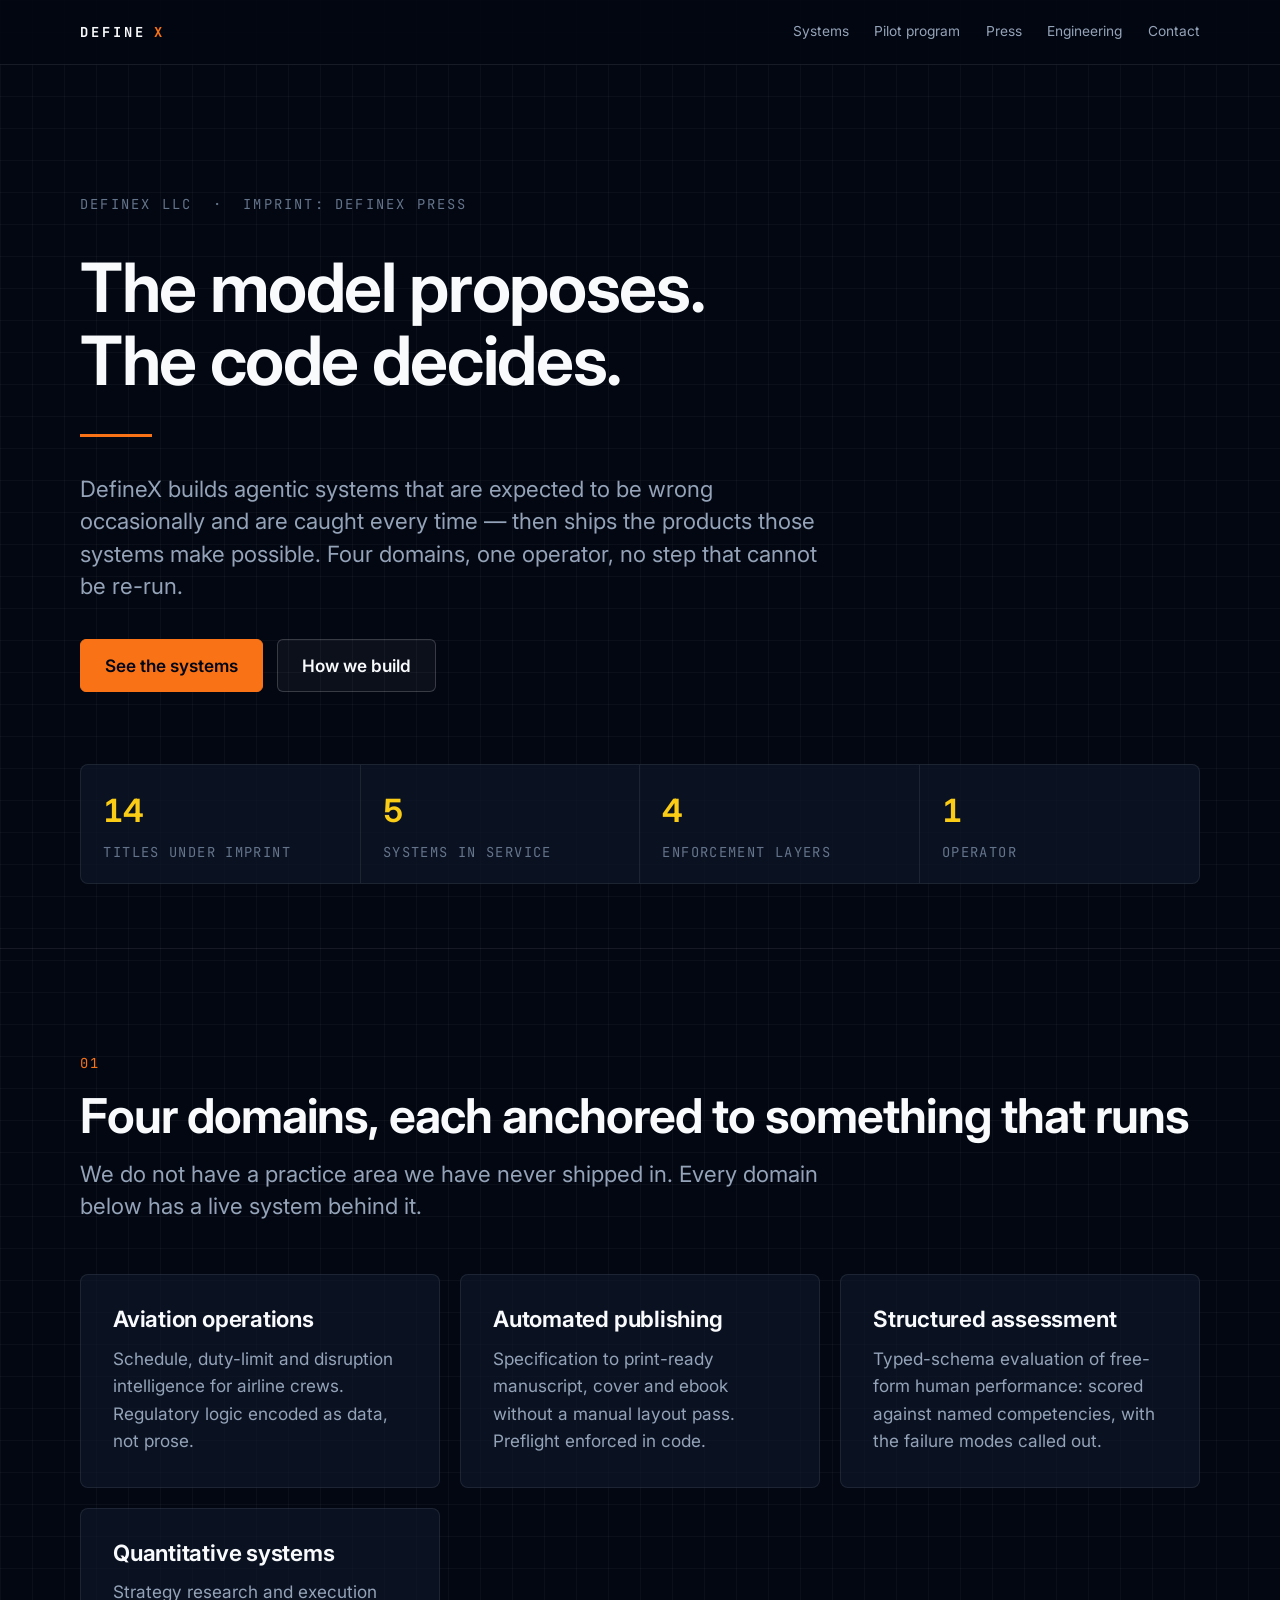
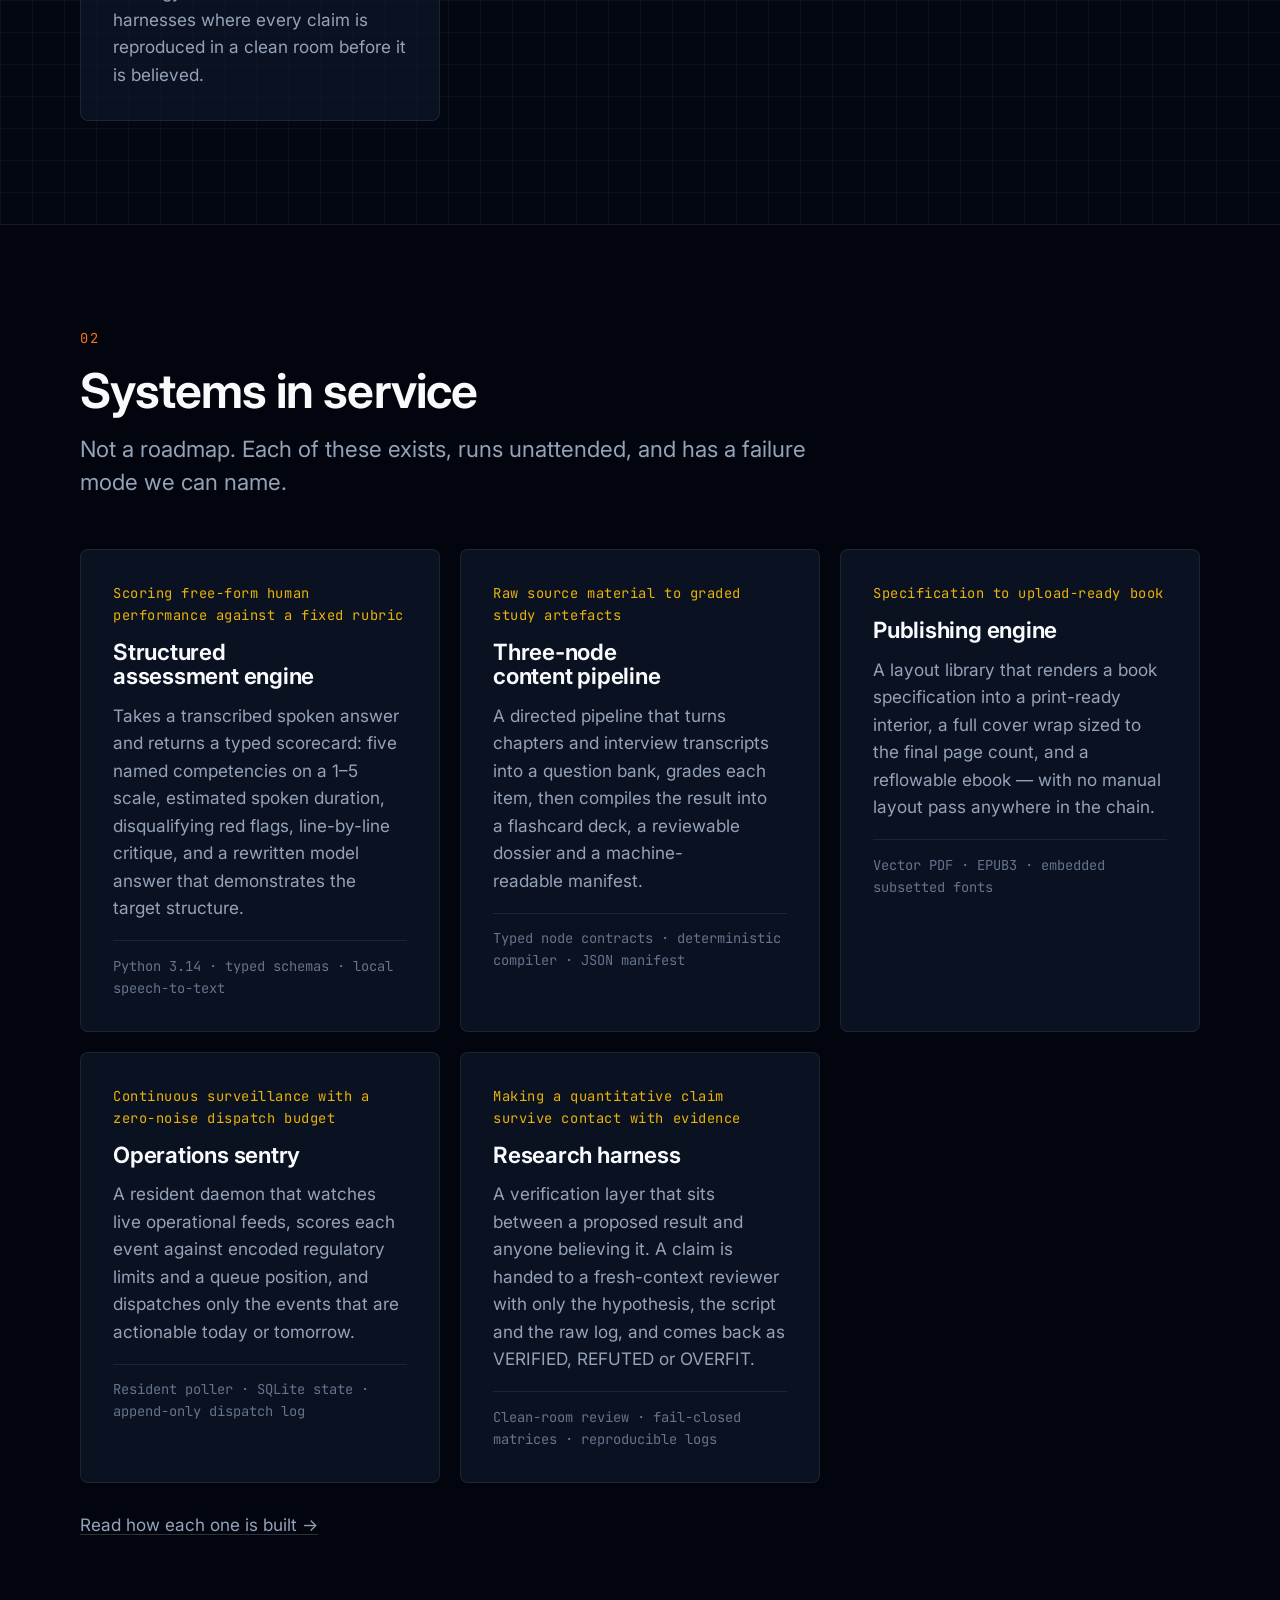
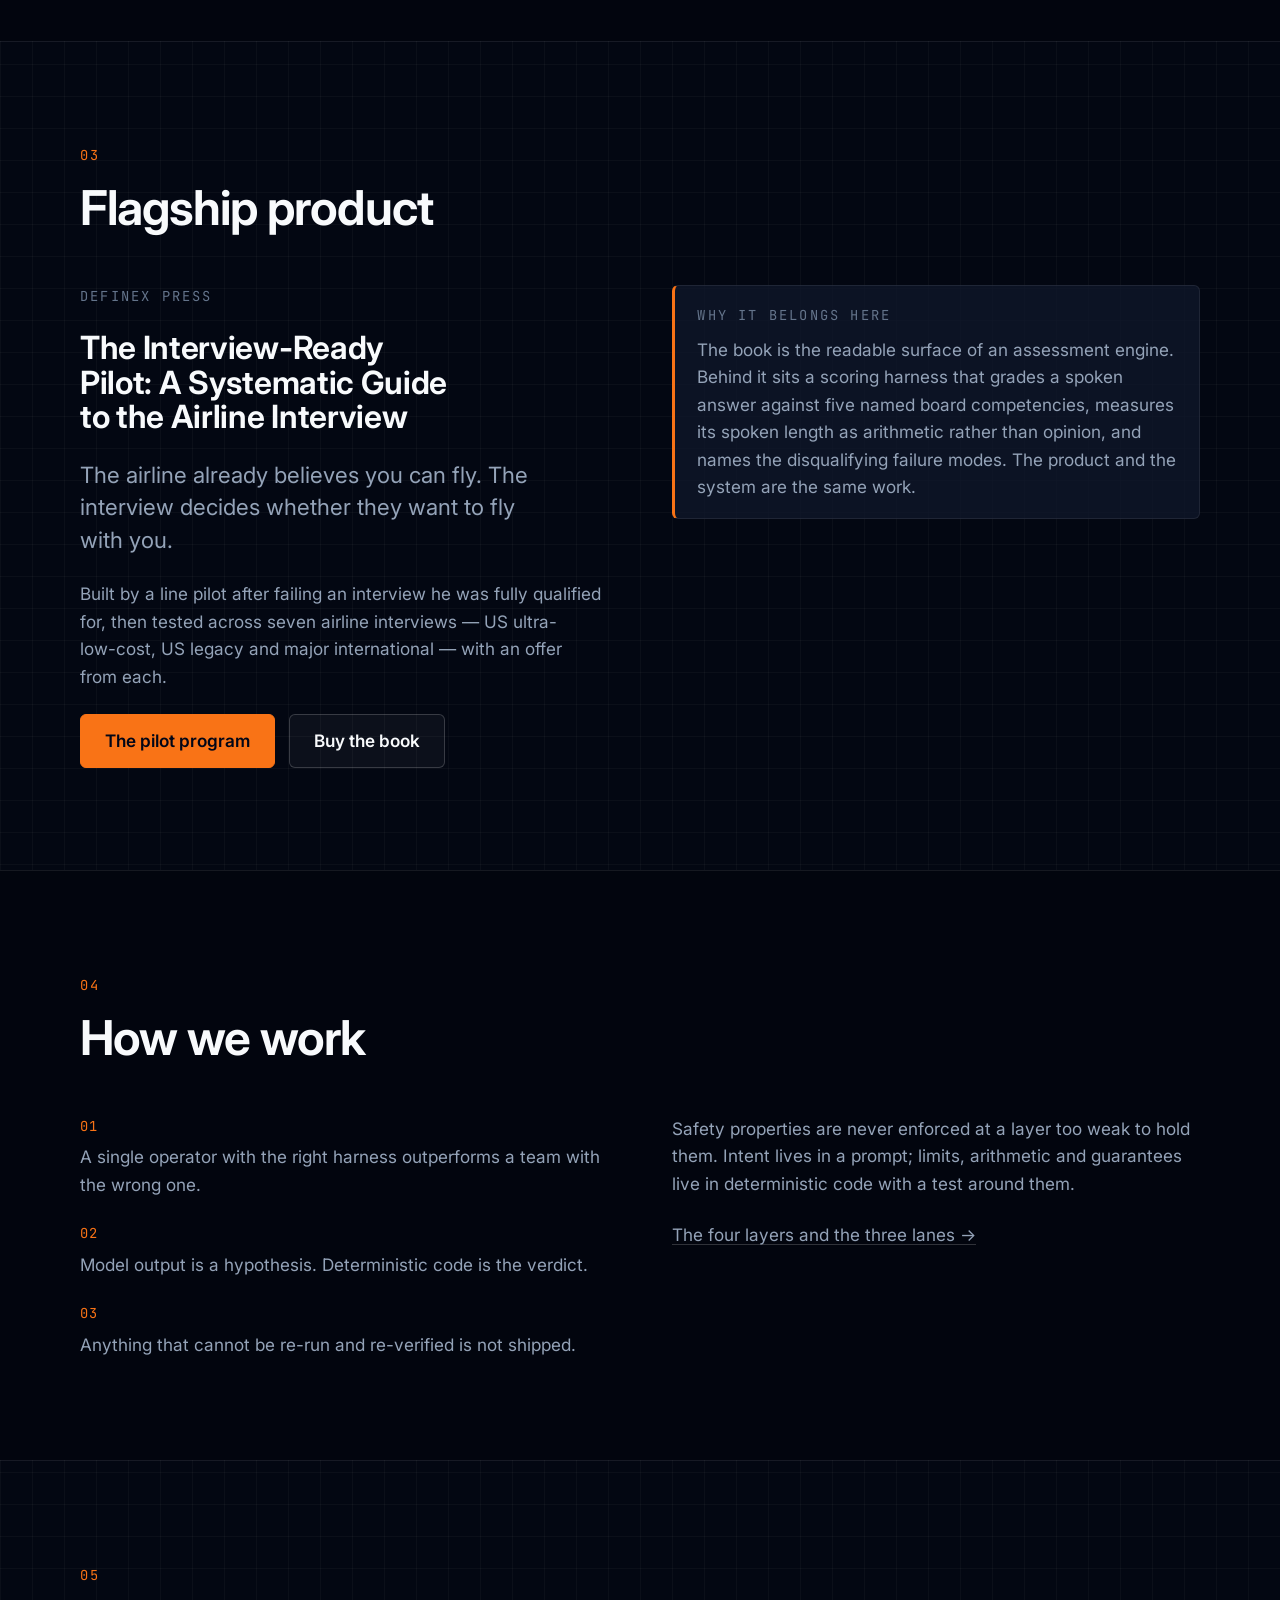
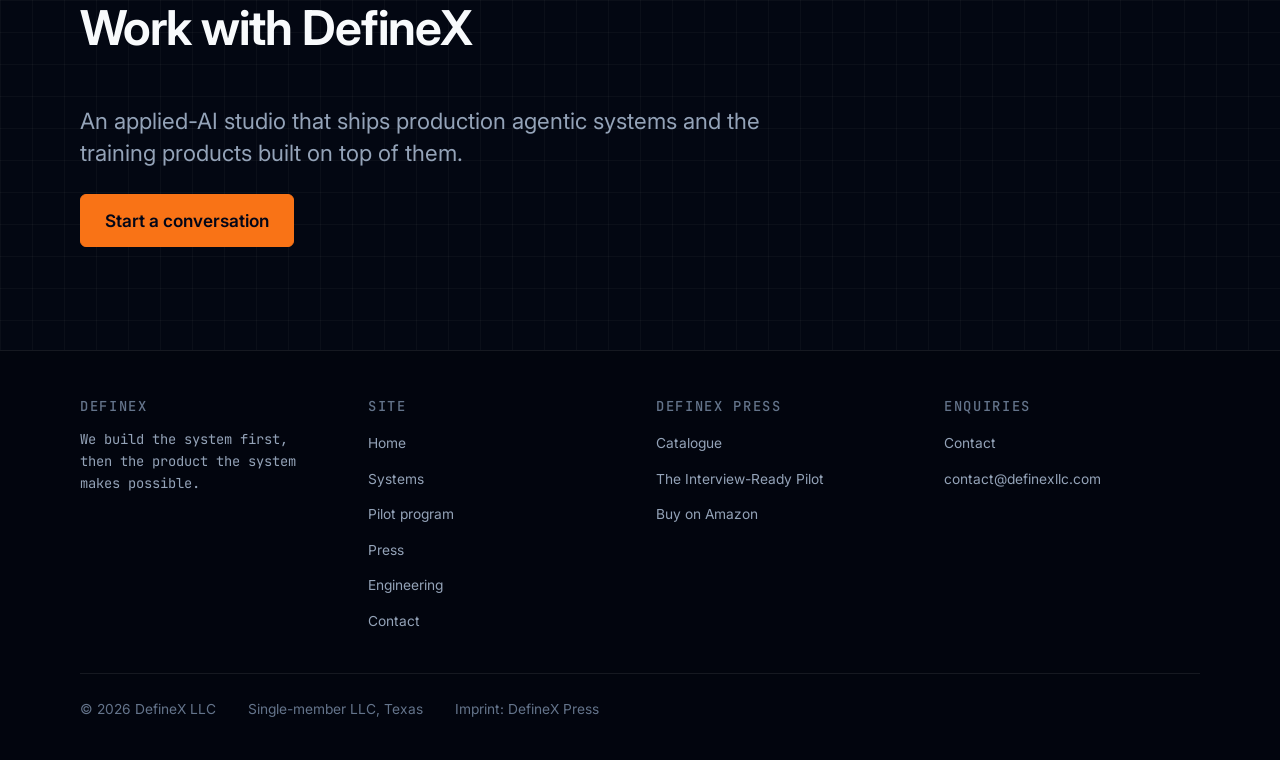
<file: index.html>
<!DOCTYPE html><html lang="en"><head><meta charset="utf-8"><meta name="viewport" content="width=device-width, initial-scale=1"><title>DefineX LLC</title><meta name="description" content="DefineX LLC is an applied-AI studio building production agentic systems for aviation operations, automated publishing, structured assessment and quantitative research."><link rel="canonical" href="https://definexllc.com/"><meta name="generator" content="Astro v7.4.2"><meta property="og:type" content="website"><meta property="og:site_name" content="DefineX LLC"><meta property="og:title" content="DefineX LLC"><meta property="og:description" content="DefineX LLC is an applied-AI studio building production agentic systems for aviation operations, automated publishing, structured assessment and quantitative research."><meta property="og:url" content="https://definexllc.com/"><meta name="twitter:card" content="summary_large_image"><link rel="icon" href="/favicon.svg" type="image/svg+xml"><link rel="preconnect" href="https://fonts.googleapis.com"><link rel="preconnect" href="https://fonts.gstatic.com" crossorigin><link href="https://fonts.googleapis.com/css2?family=Inter:wght@300;400;500;600;700&family=JetBrains+Mono:wght@400;500;600&display=swap" rel="stylesheet"><script type="application/ld+json">{"@context":"https://schema.org","@type":"Organization","name":"DefineX LLC","alternateName":"DefineX","url":"https://definexllc.com/","description":"An applied-AI studio that ships production agentic systems and the training products built on top of them.","subOrganization":{"@type":"Organization","name":"DefineX Press"}}</script><link rel="stylesheet" href="/_astro/Base.ByB0JRWY.css"><style id="inline-base">:root{--paper:#030712;--paper-raised:#0b0f19;--paper-sunk:#02050e;--ink:#f8fafc;--ink-soft:#94a3b8;--ink-faint:#64748b;--rule:#ffffff14;--rule-strong:#ffffff2e;--accent:#f97316;--accent-ink:#020617;--signal:#eab308;--measure:64ch;--gutter:clamp(1rem, 4vw, 3rem);--shell:76rem;--step--1:clamp(.8rem, .78rem + .1vw, .86rem);--step-0:clamp(1rem, .97rem + .15vw, 1.075rem);--step-1:clamp(1.2rem, 1.1rem + .4vw, 1.4rem);--step-2:clamp(1.5rem, 1.3rem + .9vw, 2rem);--step-3:clamp(1.95rem, 1.5rem + 2vw, 3rem);--step-4:clamp(2.4rem, 1.6rem + 3.6vw, 4.25rem);--sans:"Inter", ui-sans-serif, system-ui, -apple-system, "Segoe UI", Roboto, "Helvetica Neue", Arial, sans-serif;--mono:"JetBrains Mono", ui-monospace, "SFMono-Regular", "Cascadia Mono", "Segoe UI Mono", "Roboto Mono", Menlo, Consolas, monospace;color-scheme:dark}@media (prefers-color-scheme:dark){:root{--paper:#030712;--paper-raised:#0b0f19;--paper-sunk:#02050e;--ink:#f8fafc;--ink-soft:#94a3b8;--ink-faint:#64748b;--rule:#ffffff14;--rule-strong:#ffffff2e;--accent:#f97316;--accent-ink:#020617;--signal:#eab308;color-scheme:dark}}*,:before,:after{box-sizing:border-box}html{-webkit-text-size-adjust:100%;scroll-behavior:smooth}@media (prefers-reduced-motion:reduce){html{scroll-behavior:auto}*,:before,:after{transition-duration:.01ms!important;animation-duration:.01ms!important}}body{background-color:var(--paper);color:var(--ink);font-family:var(--sans);font-size:var(--step-0);-webkit-font-smoothing:antialiased;text-rendering:optimizelegibility;background-image:linear-gradient(90deg,#ffffff08 1px,#0000 1px),linear-gradient(#ffffff08 1px,#0000 1px);background-size:32px 32px;margin:0;line-height:1.6}h1,h2,h3,h4{letter-spacing:-.02em;text-wrap:balance;margin:0;font-weight:650;line-height:1.08}h1{font-size:var(--step-4)}h2{font-size:var(--step-3)}h3{font-size:var(--step-1);letter-spacing:-.01em}p{max-width:var(--measure);text-wrap:pretty;margin:0}a{color:inherit;text-decoration-color:var(--rule-strong);text-underline-offset:.2em;text-decoration-thickness:1px}a:hover{text-decoration-color:var(--accent)}:where(a,button,summary,input,textarea):focus-visible{outline:2px solid var(--accent);outline-offset:3px;border-radius:2px}ul,ol{margin:0;padding:0}li{list-style:none}.shell{width:100%;max-width:var(--shell);padding-inline:var(--gutter);margin-inline:auto}.skip-link{z-index:100;background:var(--accent);color:var(--accent-ink);padding:.6rem 1rem;position:absolute;top:0;left:-9999px}.skip-link:focus{left:0}.eyebrow{font-family:var(--mono);font-size:var(--step--1);letter-spacing:.16em;text-transform:uppercase;color:var(--ink-faint);margin:0}.lede{font-size:var(--step-1);color:var(--ink-soft);max-width:54ch;line-height:1.45}.prose{color:var(--ink-soft)}.mono{font-family:var(--mono);font-size:var(--step--1)}.masthead{z-index:20;-webkit-backdrop-filter:blur(12px);border-bottom:1px solid var(--rule);background:#030712d9;position:sticky;top:0}.masthead__inner{flex-wrap:wrap;justify-content:space-between;align-items:center;gap:1.5rem;min-height:4rem;padding-block:.5rem;display:flex}.wordmark{font-family:var(--mono);letter-spacing:.22em;text-transform:uppercase;font-weight:700;font-size:var(--step--1);align-items:baseline;gap:.5rem;text-decoration:none;display:inline-flex}.wordmark em{color:var(--accent);letter-spacing:.1em;font-style:normal}.nav{flex-wrap:wrap;align-items:center;gap:clamp(.75rem,2vw,1.6rem);display:flex}.nav a{font-size:var(--step--1);color:var(--ink-soft);border-bottom:1px solid #0000;padding-block:.25rem;text-decoration:none}.nav a:hover,.nav a[aria-current=page]{color:var(--ink);border-bottom-color:var(--accent)}.section{border-top:1px solid var(--rule);padding-block:clamp(3.5rem,8vw,7rem)}.section--flush{border-top:0}.section--sunk{background:var(--paper-sunk)}.section__head{gap:1rem;margin-bottom:clamp(2rem,4vw,3.25rem);display:grid}.section__index{font-family:var(--mono);font-size:var(--step--1);color:var(--accent);letter-spacing:.14em}.hero{gap:clamp(1.5rem,3vw,2.25rem);padding-block:clamp(3.5rem,10vw,8rem) clamp(2.5rem,6vw,4.5rem);display:grid}.hero h1{max-width:32ch}.hero__rule{background:var(--accent);border:0;width:4.5rem;height:3px;margin:0}.strip{border:1px solid var(--rule);-webkit-backdrop-filter:blur(8px);background:#0f172aa6;border-radius:8px;grid-template-columns:repeat(auto-fit,minmax(10rem,1fr));display:grid;overflow:hidden}.strip__cell{border-right:1px solid var(--rule);padding:1.25rem 1.4rem}.strip__cell:last-child{border-right:0}.strip__value{font-size:var(--step-2);letter-spacing:-.03em;font-variant-numeric:tabular-nums;color:#facc15;font-weight:650;display:block}.strip__label{font-family:var(--mono);font-size:var(--step--1);text-transform:uppercase;letter-spacing:.1em;color:var(--ink-faint);margin-top:.3rem;display:block}@media (width<=40rem){.strip__cell{border-right:0;border-bottom:1px solid var(--rule)}.strip__cell:last-child{border-bottom:0}}.grid{background:0 0;border:0;gap:1.25rem;display:grid}.grid--2{grid-template-columns:repeat(auto-fit,minmax(min(100%,22rem),1fr))}.grid--3{grid-template-columns:repeat(auto-fit,minmax(min(100%,17rem),1fr))}.card{-webkit-backdrop-filter:blur(8px);border:1px solid var(--rule);background:#0f172ab3;border-radius:8px;align-content:start;gap:.85rem;padding:clamp(1.4rem,3vw,2rem);transition:border-color .2s,transform .2s,box-shadow .2s;display:grid}.card:hover{border-color:#f9731673;transform:translateY(-2px);box-shadow:0 8px 24px -4px #eab30829}.card__role{font-family:var(--mono);font-size:var(--step--1);color:#eab308;letter-spacing:.04em}.card__surface{font-family:var(--mono);font-size:var(--step--1);color:var(--ink-faint);border-top:1px solid var(--rule);margin-top:.3rem;padding-top:.85rem}.ticks{gap:.7rem;display:grid}.ticks li{color:var(--ink-soft);grid-template-columns:1.1rem 1fr;gap:.7rem;display:grid}.ticks li:before{content:"";background:var(--accent);width:.45rem;height:.45rem;margin-top:.55em;transform:rotate(45deg)}.numbered{counter-reset:step;gap:1.5rem;display:grid}.numbered>li{counter-increment:step;gap:.4rem;display:grid}.numbered>li:before{content:counter(step, decimal-leading-zero);font-family:var(--mono);font-size:var(--step--1);color:var(--accent);letter-spacing:.1em}.table-wrap{border:1px solid var(--rule);background:var(--paper-raised);overflow-x:auto}table{border-collapse:collapse;width:100%;font-size:var(--step-0)}caption{text-align:left;color:var(--ink-faint);font-size:var(--step--1);padding:1rem 1.2rem}th,td{text-align:left;border-bottom:1px solid var(--rule);vertical-align:top;padding:.9rem 1.2rem}thead th{font-family:var(--mono);font-size:var(--step--1);text-transform:uppercase;letter-spacing:.1em;color:var(--ink-faint);font-weight:500}tbody tr:last-child td{border-bottom:0}.tier{-webkit-backdrop-filter:blur(8px);border:1px solid var(--rule);background:#0f172ab3;border-radius:8px;align-content:start;gap:1rem;padding:clamp(1.5rem,3vw,2.1rem);display:grid}.tier--recommended{box-shadow:0 0 25px #f9731638, inset 3px 0 0 var(--accent);border-color:#f9731699}.tier__flag{min-height:1.75rem}.tier__price{font-size:var(--step-2);letter-spacing:-.03em;color:#fff;font-weight:650}.tier__price[data-unset=true]{font-size:var(--step-1);color:var(--ink-faint);letter-spacing:0}.badge{font-family:var(--mono);font-size:var(--step--1);text-transform:uppercase;letter-spacing:.12em;color:#facc15;background:#eab3081f;border:1px solid #eab30859;border-radius:4px;padding:.2rem .6rem;display:inline-block}.callout{border-left:3px solid var(--accent);border-top:1px solid var(--rule);border-right:1px solid var(--rule);border-bottom:1px solid var(--rule);background:#0f172acc;border-radius:6px;gap:.6rem;padding:1.1rem 1.4rem;display:grid}.btn-row{flex-wrap:wrap;gap:.9rem;display:flex}.btn{font-size:var(--step-0);border:1px solid var(--accent);background:var(--accent);color:var(--accent-ink);border-radius:6px;align-items:center;gap:.5rem;padding:.75rem 1.5rem;font-weight:600;text-decoration:none;transition:all .15s;display:inline-flex}.btn:hover{opacity:1;background:#fb923c;border-color:#fb923c;box-shadow:0 0 16px #f9731673}.btn--ghost{color:var(--ink);background:#ffffff0a;border:1px solid #ffffff2e;border-radius:6px}.btn--ghost:hover{border-color:var(--accent);color:#facc15;opacity:1;background:#f973161a}.field{gap:.4rem;display:grid}.field label{font-size:var(--step--1);font-weight:550}.field input,.field textarea{font:inherit;font-size:var(--step-0);color:var(--ink);background:var(--paper-raised);border:1px solid var(--rule-strong);width:100%;padding:.7rem .85rem}.field textarea{resize:vertical;min-height:9rem}.footer{border-top:1px solid var(--rule);background:var(--paper-sunk);padding-block:3rem 2.5rem}.footer__grid{grid-template-columns:repeat(auto-fit,minmax(min(100%,14rem),1fr));gap:2rem;display:grid}.footer h2{font-family:var(--mono);font-size:var(--step--1);text-transform:uppercase;letter-spacing:.12em;color:var(--ink-faint);margin-bottom:.9rem;font-weight:500}.footer ul{gap:.5rem;display:grid}.footer a{font-size:var(--step--1);color:var(--ink-soft);text-decoration:none}.footer a:hover{color:var(--ink);text-decoration:underline}.footer__legal{border-top:1px solid var(--rule);font-size:var(--step--1);color:var(--ink-faint);flex-wrap:wrap;gap:.75rem 2rem;margin-top:2.5rem;padding-top:1.5rem;display:flex}.stack{gap:clamp(1rem,2vw,1.5rem);display:grid}.stack--tight{gap:.75rem}.split{grid-template-columns:repeat(auto-fit,minmax(min(100%,20rem),1fr));align-items:start;gap:clamp(2rem,5vw,4rem);display:grid}.visually-hidden{clip-path:inset(50%);white-space:nowrap;width:1px;height:1px;margin:-1px;padding:0;position:absolute;overflow:hidden}
</style></head><body><a class="skip-link" href="#main">Skip to content</a><header class="masthead"><div class="shell masthead__inner"><a class="wordmark" href="/" aria-label="DefineX LLC home">Define<em>X</em></a><nav class="nav" aria-label="Primary"><a href="/systems">Systems</a><a href="/pilot-program">Pilot program</a><a href="/press">Press</a><a href="/engineering">Engineering</a><a href="/contact">Contact</a></nav></div></header><main id="main"><div class="shell hero"><p class="eyebrow">DefineX LLC &nbsp;·&nbsp; Imprint: DefineX Press</p><h1>The model proposes. The code decides.</h1><hr class="hero__rule"><p class="lede">DefineX builds agentic systems that are expected to be wrong occasionally and are caught every time — then ships the products those systems make possible. Four domains, one operator, no step that cannot be re-run.</p><div class="btn-row"><a class="btn" href="/systems">See the systems</a><a class="btn btn--ghost" href="/engineering">How we build</a></div></div><div class="shell" style="padding-bottom: clamp(2.5rem, 6vw, 4rem);"><figure class="strip" role="group" aria-label="DefineX at a glance" style="margin: 0;"><div class="strip__cell"><span class="strip__value">14</span><span class="strip__label">Titles under imprint</span></div><div class="strip__cell"><span class="strip__value">5</span><span class="strip__label">Systems in service</span></div><div class="strip__cell"><span class="strip__value">4</span><span class="strip__label">Enforcement layers</span></div><div class="strip__cell"><span class="strip__value">1</span><span class="strip__label">Operator</span></div></figure></div><section class="section"><div class="shell"><div class="section__head"><p class="section__index">01</p><h2>Four domains, each anchored to something that runs</h2><p class="lede">We do not have a practice area we have never shipped in. Every domain below has a live system behind it.</p></div><div class="grid grid--2"><article class="card"><h3>Aviation operations</h3><p class="prose">Schedule, duty-limit and disruption intelligence for airline crews. Regulatory logic encoded as data, not prose.</p></article><article class="card"><h3>Automated publishing</h3><p class="prose">Specification to print-ready manuscript, cover and ebook without a manual layout pass. Preflight enforced in code.</p></article><article class="card"><h3>Structured assessment</h3><p class="prose">Typed-schema evaluation of free-form human performance: scored against named competencies, with the failure modes called out.</p></article><article class="card"><h3>Quantitative systems</h3><p class="prose">Strategy research and execution harnesses where every claim is reproduced in a clean room before it is believed.</p></article></div></div></section><section class="section section--sunk"><div class="shell"><div class="section__head"><p class="section__index">02</p><h2>Systems in service</h2><p class="lede">Not a roadmap. Each of these exists, runs unattended, and has a failure mode we can name.</p></div><div class="grid grid--3"><article class="card" id="assessment-engine"><p class="card__role">Scoring free-form human performance against a fixed rubric</p><h3>Structured assessment engine</h3><p class="prose">Takes a transcribed spoken answer and returns a typed scorecard: five named competencies on a 1–5 scale, estimated spoken duration, disqualifying red flags, line-by-line critique, and a rewritten model answer that demonstrates the target structure.</p><p class="card__surface">Python 3.14 · typed schemas · local speech-to-text</p></article><article class="card" id="content-pipeline"><p class="card__role">Raw source material to graded study artefacts</p><h3>Three-node content pipeline</h3><p class="prose">A directed pipeline that turns chapters and interview transcripts into a question bank, grades each item, then compiles the result into a flashcard deck, a reviewable dossier and a machine-readable manifest.</p><p class="card__surface">Typed node contracts · deterministic compiler · JSON manifest</p></article><article class="card" id="publishing-engine"><p class="card__role">Specification to upload-ready book</p><h3>Publishing engine</h3><p class="prose">A layout library that renders a book specification into a print-ready interior, a full cover wrap sized to the final page count, and a reflowable ebook — with no manual layout pass anywhere in the chain.</p><p class="card__surface">Vector PDF · EPUB3 · embedded subsetted fonts</p></article><article class="card" id="operations-sentry"><p class="card__role">Continuous surveillance with a zero-noise dispatch budget</p><h3>Operations sentry</h3><p class="prose">A resident daemon that watches live operational feeds, scores each event against encoded regulatory limits and a queue position, and dispatches only the events that are actionable today or tomorrow.</p><p class="card__surface">Resident poller · SQLite state · append-only dispatch log</p></article><article class="card" id="research-harness"><p class="card__role">Making a quantitative claim survive contact with evidence</p><h3>Research harness</h3><p class="prose">A verification layer that sits between a proposed result and anyone believing it. A claim is handed to a fresh-context reviewer with only the hypothesis, the script and the raw log, and comes back as VERIFIED, REFUTED or OVERFIT.</p><p class="card__surface">Clean-room review · fail-closed matrices · reproducible logs</p></article></div><p class="prose" style="margin-top: 1.75rem;"><a href="/systems">Read how each one is built &rarr;</a></p></div></section><section class="section"><div class="shell"><div class="section__head"><p class="section__index">03</p><h2>Flagship product</h2></div><div class="split"><div class="stack"><p class="eyebrow">DefineX Press</p><h3 style="font-size: var(--step-2);">The Interview-Ready Pilot: A Systematic Guide to the Airline Interview</h3><p class="lede">The airline already believes you can fly. The interview decides whether they want to fly with you.</p><p class="prose">Built by a line pilot after failing an interview he was fully qualified for, then tested across seven airline interviews — US ultra-low-cost, US legacy and major international — with an offer from each.</p><div class="btn-row"><a class="btn" href="/pilot-program">The pilot program</a><a class="btn btn--ghost" href="https://www.amazon.com/dp/B0GX33TKL5" rel="noopener noreferrer nofollow" target="_blank">Buy the book</a></div></div><div class="callout"><p class="eyebrow">Why it belongs here</p><p class="prose">The book is the readable surface of an assessment engine. Behind it sits a scoring harness that grades a spoken answer against five named board competencies, measures its spoken length as arithmetic rather than opinion, and names the disqualifying failure modes. The product and the system are the same work.</p></div></div></div></section><section class="section section--sunk"><div class="shell"><div class="section__head"><p class="section__index">04</p><h2>How we work</h2></div><div class="split"><ul class="numbered"><li><p class="prose">A single operator with the right harness outperforms a team with the wrong one.</p></li><li><p class="prose">Model output is a hypothesis. Deterministic code is the verdict.</p></li><li><p class="prose">Anything that cannot be re-run and re-verified is not shipped.</p></li></ul><div class="stack"><p class="prose">Safety properties are never enforced at a layer too weak to hold them. Intent lives in a prompt; limits, arithmetic and guarantees live in deterministic code with a test around them.</p><p class="prose"><a href="/engineering">The four layers and the three lanes &rarr;</a></p></div></div></div></section><section class="section"><div class="shell"><div class="section__head"><p class="section__index">05</p><h2>Work with DefineX</h2></div><div class="stack"><p class="lede">An applied-AI studio that ships production agentic systems and the training products built on top of them.</p><div class="btn-row"><a class="btn" href="/contact">Start a conversation</a></div></div></div></section></main><footer class="footer"><div class="shell"><div class="footer__grid"><div><h2>DefineX</h2><p class="prose mono">We build the system first, then the product the system makes possible.</p></div><nav aria-label="Footer"><h2>Site</h2><ul><li><a href="/">Home</a></li><li><a href="/systems">Systems</a></li><li><a href="/pilot-program">Pilot program</a></li><li><a href="/press">Press</a></li><li><a href="/engineering">Engineering</a></li><li><a href="/contact">Contact</a></li></ul></nav><div><h2>DefineX Press</h2><ul><li><a href="/press">Catalogue</a></li><li><a href="/pilot-program">The Interview-Ready Pilot</a></li><li><a href="https://www.amazon.com/dp/B0GX33TKL5" rel="noopener noreferrer nofollow" target="_blank">Buy on Amazon</a></li></ul></div><div><h2>Enquiries</h2><ul><li><a href="/contact">Contact</a></li><li><a href="mailto:contact@definexllc.com">contact@definexllc.com</a></li></ul></div></div><div class="footer__legal"><span>&copy; 2026 DefineX LLC</span><span>Single-member LLC, Texas</span><span>Imprint: DefineX Press</span></div></div></footer></body></html>
</file>
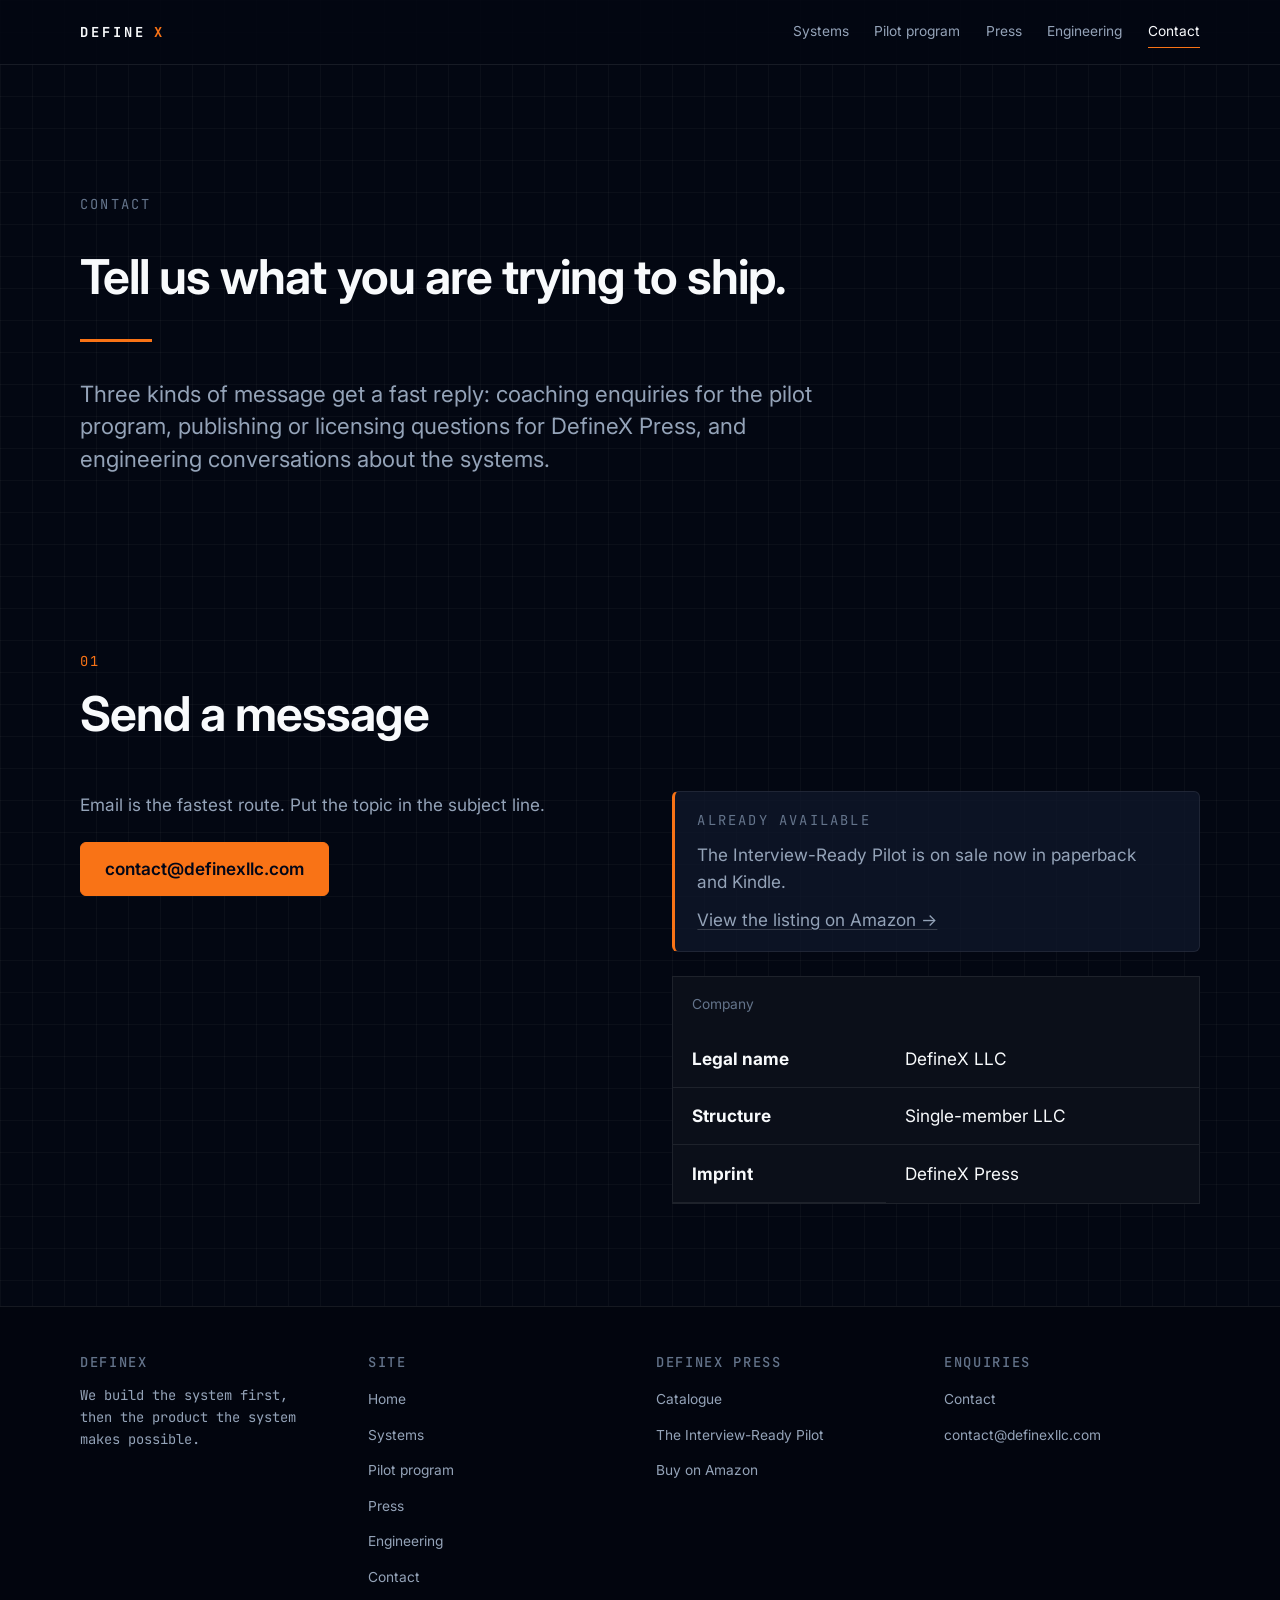
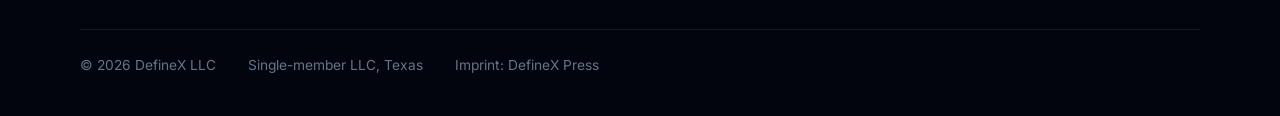
<file: contact/index.html>
<!DOCTYPE html><html lang="en"><head><meta charset="utf-8"><meta name="viewport" content="width=device-width, initial-scale=1"><title>Contact — DefineX LLC</title><meta name="description" content="Commercial, coaching and engineering enquiries for DefineX LLC."><link rel="canonical" href="https://definexllc.com/contact"><meta name="generator" content="Astro v7.4.2"><meta property="og:type" content="website"><meta property="og:site_name" content="DefineX LLC"><meta property="og:title" content="Contact — DefineX LLC"><meta property="og:description" content="Commercial, coaching and engineering enquiries for DefineX LLC."><meta property="og:url" content="https://definexllc.com/contact"><meta name="twitter:card" content="summary_large_image"><link rel="icon" href="/favicon.svg" type="image/svg+xml"><link rel="preconnect" href="https://fonts.googleapis.com"><link rel="preconnect" href="https://fonts.gstatic.com" crossorigin><link href="https://fonts.googleapis.com/css2?family=Inter:wght@300;400;500;600;700&family=JetBrains+Mono:wght@400;500;600&display=swap" rel="stylesheet"><script type="application/ld+json">{"@context":"https://schema.org","@type":"Organization","name":"DefineX LLC","alternateName":"DefineX","url":"https://definexllc.com/","description":"An applied-AI studio that ships production agentic systems and the training products built on top of them.","subOrganization":{"@type":"Organization","name":"DefineX Press"}}</script><link rel="stylesheet" href="/_astro/Base.ByB0JRWY.css"><style id="inline-base">:root{--paper:#030712;--paper-raised:#0b0f19;--paper-sunk:#02050e;--ink:#f8fafc;--ink-soft:#94a3b8;--ink-faint:#64748b;--rule:#ffffff14;--rule-strong:#ffffff2e;--accent:#f97316;--accent-ink:#020617;--signal:#eab308;--measure:64ch;--gutter:clamp(1rem, 4vw, 3rem);--shell:76rem;--step--1:clamp(.8rem, .78rem + .1vw, .86rem);--step-0:clamp(1rem, .97rem + .15vw, 1.075rem);--step-1:clamp(1.2rem, 1.1rem + .4vw, 1.4rem);--step-2:clamp(1.5rem, 1.3rem + .9vw, 2rem);--step-3:clamp(1.95rem, 1.5rem + 2vw, 3rem);--step-4:clamp(2.4rem, 1.6rem + 3.6vw, 4.25rem);--sans:"Inter", ui-sans-serif, system-ui, -apple-system, "Segoe UI", Roboto, "Helvetica Neue", Arial, sans-serif;--mono:"JetBrains Mono", ui-monospace, "SFMono-Regular", "Cascadia Mono", "Segoe UI Mono", "Roboto Mono", Menlo, Consolas, monospace;color-scheme:dark}@media (prefers-color-scheme:dark){:root{--paper:#030712;--paper-raised:#0b0f19;--paper-sunk:#02050e;--ink:#f8fafc;--ink-soft:#94a3b8;--ink-faint:#64748b;--rule:#ffffff14;--rule-strong:#ffffff2e;--accent:#f97316;--accent-ink:#020617;--signal:#eab308;color-scheme:dark}}*,:before,:after{box-sizing:border-box}html{-webkit-text-size-adjust:100%;scroll-behavior:smooth}@media (prefers-reduced-motion:reduce){html{scroll-behavior:auto}*,:before,:after{transition-duration:.01ms!important;animation-duration:.01ms!important}}body{background-color:var(--paper);color:var(--ink);font-family:var(--sans);font-size:var(--step-0);-webkit-font-smoothing:antialiased;text-rendering:optimizelegibility;background-image:linear-gradient(90deg,#ffffff08 1px,#0000 1px),linear-gradient(#ffffff08 1px,#0000 1px);background-size:32px 32px;margin:0;line-height:1.6}h1,h2,h3,h4{letter-spacing:-.02em;text-wrap:balance;margin:0;font-weight:650;line-height:1.08}h1{font-size:var(--step-4)}h2{font-size:var(--step-3)}h3{font-size:var(--step-1);letter-spacing:-.01em}p{max-width:var(--measure);text-wrap:pretty;margin:0}a{color:inherit;text-decoration-color:var(--rule-strong);text-underline-offset:.2em;text-decoration-thickness:1px}a:hover{text-decoration-color:var(--accent)}:where(a,button,summary,input,textarea):focus-visible{outline:2px solid var(--accent);outline-offset:3px;border-radius:2px}ul,ol{margin:0;padding:0}li{list-style:none}.shell{width:100%;max-width:var(--shell);padding-inline:var(--gutter);margin-inline:auto}.skip-link{z-index:100;background:var(--accent);color:var(--accent-ink);padding:.6rem 1rem;position:absolute;top:0;left:-9999px}.skip-link:focus{left:0}.eyebrow{font-family:var(--mono);font-size:var(--step--1);letter-spacing:.16em;text-transform:uppercase;color:var(--ink-faint);margin:0}.lede{font-size:var(--step-1);color:var(--ink-soft);max-width:54ch;line-height:1.45}.prose{color:var(--ink-soft)}.mono{font-family:var(--mono);font-size:var(--step--1)}.masthead{z-index:20;-webkit-backdrop-filter:blur(12px);border-bottom:1px solid var(--rule);background:#030712d9;position:sticky;top:0}.masthead__inner{flex-wrap:wrap;justify-content:space-between;align-items:center;gap:1.5rem;min-height:4rem;padding-block:.5rem;display:flex}.wordmark{font-family:var(--mono);letter-spacing:.22em;text-transform:uppercase;font-weight:700;font-size:var(--step--1);align-items:baseline;gap:.5rem;text-decoration:none;display:inline-flex}.wordmark em{color:var(--accent);letter-spacing:.1em;font-style:normal}.nav{flex-wrap:wrap;align-items:center;gap:clamp(.75rem,2vw,1.6rem);display:flex}.nav a{font-size:var(--step--1);color:var(--ink-soft);border-bottom:1px solid #0000;padding-block:.25rem;text-decoration:none}.nav a:hover,.nav a[aria-current=page]{color:var(--ink);border-bottom-color:var(--accent)}.section{border-top:1px solid var(--rule);padding-block:clamp(3.5rem,8vw,7rem)}.section--flush{border-top:0}.section--sunk{background:var(--paper-sunk)}.section__head{gap:1rem;margin-bottom:clamp(2rem,4vw,3.25rem);display:grid}.section__index{font-family:var(--mono);font-size:var(--step--1);color:var(--accent);letter-spacing:.14em}.hero{gap:clamp(1.5rem,3vw,2.25rem);padding-block:clamp(3.5rem,10vw,8rem) clamp(2.5rem,6vw,4.5rem);display:grid}.hero h1{max-width:32ch}.hero__rule{background:var(--accent);border:0;width:4.5rem;height:3px;margin:0}.strip{border:1px solid var(--rule);-webkit-backdrop-filter:blur(8px);background:#0f172aa6;border-radius:8px;grid-template-columns:repeat(auto-fit,minmax(10rem,1fr));display:grid;overflow:hidden}.strip__cell{border-right:1px solid var(--rule);padding:1.25rem 1.4rem}.strip__cell:last-child{border-right:0}.strip__value{font-size:var(--step-2);letter-spacing:-.03em;font-variant-numeric:tabular-nums;color:#facc15;font-weight:650;display:block}.strip__label{font-family:var(--mono);font-size:var(--step--1);text-transform:uppercase;letter-spacing:.1em;color:var(--ink-faint);margin-top:.3rem;display:block}@media (width<=40rem){.strip__cell{border-right:0;border-bottom:1px solid var(--rule)}.strip__cell:last-child{border-bottom:0}}.grid{background:0 0;border:0;gap:1.25rem;display:grid}.grid--2{grid-template-columns:repeat(auto-fit,minmax(min(100%,22rem),1fr))}.grid--3{grid-template-columns:repeat(auto-fit,minmax(min(100%,17rem),1fr))}.card{-webkit-backdrop-filter:blur(8px);border:1px solid var(--rule);background:#0f172ab3;border-radius:8px;align-content:start;gap:.85rem;padding:clamp(1.4rem,3vw,2rem);transition:border-color .2s,transform .2s,box-shadow .2s;display:grid}.card:hover{border-color:#f9731673;transform:translateY(-2px);box-shadow:0 8px 24px -4px #eab30829}.card__role{font-family:var(--mono);font-size:var(--step--1);color:#eab308;letter-spacing:.04em}.card__surface{font-family:var(--mono);font-size:var(--step--1);color:var(--ink-faint);border-top:1px solid var(--rule);margin-top:.3rem;padding-top:.85rem}.ticks{gap:.7rem;display:grid}.ticks li{color:var(--ink-soft);grid-template-columns:1.1rem 1fr;gap:.7rem;display:grid}.ticks li:before{content:"";background:var(--accent);width:.45rem;height:.45rem;margin-top:.55em;transform:rotate(45deg)}.numbered{counter-reset:step;gap:1.5rem;display:grid}.numbered>li{counter-increment:step;gap:.4rem;display:grid}.numbered>li:before{content:counter(step, decimal-leading-zero);font-family:var(--mono);font-size:var(--step--1);color:var(--accent);letter-spacing:.1em}.table-wrap{border:1px solid var(--rule);background:var(--paper-raised);overflow-x:auto}table{border-collapse:collapse;width:100%;font-size:var(--step-0)}caption{text-align:left;color:var(--ink-faint);font-size:var(--step--1);padding:1rem 1.2rem}th,td{text-align:left;border-bottom:1px solid var(--rule);vertical-align:top;padding:.9rem 1.2rem}thead th{font-family:var(--mono);font-size:var(--step--1);text-transform:uppercase;letter-spacing:.1em;color:var(--ink-faint);font-weight:500}tbody tr:last-child td{border-bottom:0}.tier{-webkit-backdrop-filter:blur(8px);border:1px solid var(--rule);background:#0f172ab3;border-radius:8px;align-content:start;gap:1rem;padding:clamp(1.5rem,3vw,2.1rem);display:grid}.tier--recommended{box-shadow:0 0 25px #f9731638, inset 3px 0 0 var(--accent);border-color:#f9731699}.tier__flag{min-height:1.75rem}.tier__price{font-size:var(--step-2);letter-spacing:-.03em;color:#fff;font-weight:650}.tier__price[data-unset=true]{font-size:var(--step-1);color:var(--ink-faint);letter-spacing:0}.badge{font-family:var(--mono);font-size:var(--step--1);text-transform:uppercase;letter-spacing:.12em;color:#facc15;background:#eab3081f;border:1px solid #eab30859;border-radius:4px;padding:.2rem .6rem;display:inline-block}.callout{border-left:3px solid var(--accent);border-top:1px solid var(--rule);border-right:1px solid var(--rule);border-bottom:1px solid var(--rule);background:#0f172acc;border-radius:6px;gap:.6rem;padding:1.1rem 1.4rem;display:grid}.btn-row{flex-wrap:wrap;gap:.9rem;display:flex}.btn{font-size:var(--step-0);border:1px solid var(--accent);background:var(--accent);color:var(--accent-ink);border-radius:6px;align-items:center;gap:.5rem;padding:.75rem 1.5rem;font-weight:600;text-decoration:none;transition:all .15s;display:inline-flex}.btn:hover{opacity:1;background:#fb923c;border-color:#fb923c;box-shadow:0 0 16px #f9731673}.btn--ghost{color:var(--ink);background:#ffffff0a;border:1px solid #ffffff2e;border-radius:6px}.btn--ghost:hover{border-color:var(--accent);color:#facc15;opacity:1;background:#f973161a}.field{gap:.4rem;display:grid}.field label{font-size:var(--step--1);font-weight:550}.field input,.field textarea{font:inherit;font-size:var(--step-0);color:var(--ink);background:var(--paper-raised);border:1px solid var(--rule-strong);width:100%;padding:.7rem .85rem}.field textarea{resize:vertical;min-height:9rem}.footer{border-top:1px solid var(--rule);background:var(--paper-sunk);padding-block:3rem 2.5rem}.footer__grid{grid-template-columns:repeat(auto-fit,minmax(min(100%,14rem),1fr));gap:2rem;display:grid}.footer h2{font-family:var(--mono);font-size:var(--step--1);text-transform:uppercase;letter-spacing:.12em;color:var(--ink-faint);margin-bottom:.9rem;font-weight:500}.footer ul{gap:.5rem;display:grid}.footer a{font-size:var(--step--1);color:var(--ink-soft);text-decoration:none}.footer a:hover{color:var(--ink);text-decoration:underline}.footer__legal{border-top:1px solid var(--rule);font-size:var(--step--1);color:var(--ink-faint);flex-wrap:wrap;gap:.75rem 2rem;margin-top:2.5rem;padding-top:1.5rem;display:flex}.stack{gap:clamp(1rem,2vw,1.5rem);display:grid}.stack--tight{gap:.75rem}.split{grid-template-columns:repeat(auto-fit,minmax(min(100%,20rem),1fr));align-items:start;gap:clamp(2rem,5vw,4rem);display:grid}.visually-hidden{clip-path:inset(50%);white-space:nowrap;width:1px;height:1px;margin:-1px;padding:0;position:absolute;overflow:hidden}
</style></head><body><a class="skip-link" href="#main">Skip to content</a><header class="masthead"><div class="shell masthead__inner"><a class="wordmark" href="/" aria-label="DefineX LLC home">Define<em>X</em></a><nav class="nav" aria-label="Primary"><a href="/systems">Systems</a><a href="/pilot-program">Pilot program</a><a href="/press">Press</a><a href="/engineering">Engineering</a><a href="/contact" aria-current="page">Contact</a></nav></div></header><main id="main"><div class="shell hero"><p class="eyebrow">Contact</p><h1 style="font-size: var(--step-3);">Tell us what you are trying to ship.</h1><hr class="hero__rule"><p class="lede">Three kinds of message get a fast reply: coaching enquiries for the pilot program, publishing or licensing questions for DefineX Press, and engineering conversations about the systems.</p></div><section class="section section--flush"><div class="shell"><div class="section__head"><p class="section__index">01</p><h2>Send a message</h2></div><div class="split"><div class="stack"><p class="prose">Email is the fastest route. Put the topic in the subject line.</p><div class="btn-row"><a class="btn" href="mailto:contact@definexllc.com">contact@definexllc.com</a></div></div><div class="stack"><div class="callout"><p class="eyebrow">Already available</p><p class="prose">The Interview-Ready Pilot is on sale now in paperback and Kindle.</p><p class="prose"><a href="https://www.amazon.com/dp/B0GX33TKL5" rel="noopener noreferrer nofollow" target="_blank">View the listing on Amazon &rarr;</a></p></div><div class="table-wrap"><table><caption>Company</caption><tbody><tr><th scope="row">Legal name</th><td>DefineX LLC</td></tr><tr><th scope="row">Structure</th><td>Single-member LLC</td></tr><tr><th scope="row">Imprint</th><td>DefineX Press</td></tr></tbody></table></div></div></div></div></section></main><footer class="footer"><div class="shell"><div class="footer__grid"><div><h2>DefineX</h2><p class="prose mono">We build the system first, then the product the system makes possible.</p></div><nav aria-label="Footer"><h2>Site</h2><ul><li><a href="/">Home</a></li><li><a href="/systems">Systems</a></li><li><a href="/pilot-program">Pilot program</a></li><li><a href="/press">Press</a></li><li><a href="/engineering">Engineering</a></li><li><a href="/contact">Contact</a></li></ul></nav><div><h2>DefineX Press</h2><ul><li><a href="/press">Catalogue</a></li><li><a href="/pilot-program">The Interview-Ready Pilot</a></li><li><a href="https://www.amazon.com/dp/B0GX33TKL5" rel="noopener noreferrer nofollow" target="_blank">Buy on Amazon</a></li></ul></div><div><h2>Enquiries</h2><ul><li><a href="/contact">Contact</a></li><li><a href="mailto:contact@definexllc.com">contact@definexllc.com</a></li></ul></div></div><div class="footer__legal"><span>&copy; 2026 DefineX LLC</span><span>Single-member LLC, Texas</span><span>Imprint: DefineX Press</span></div></div></footer></body></html>
</file>
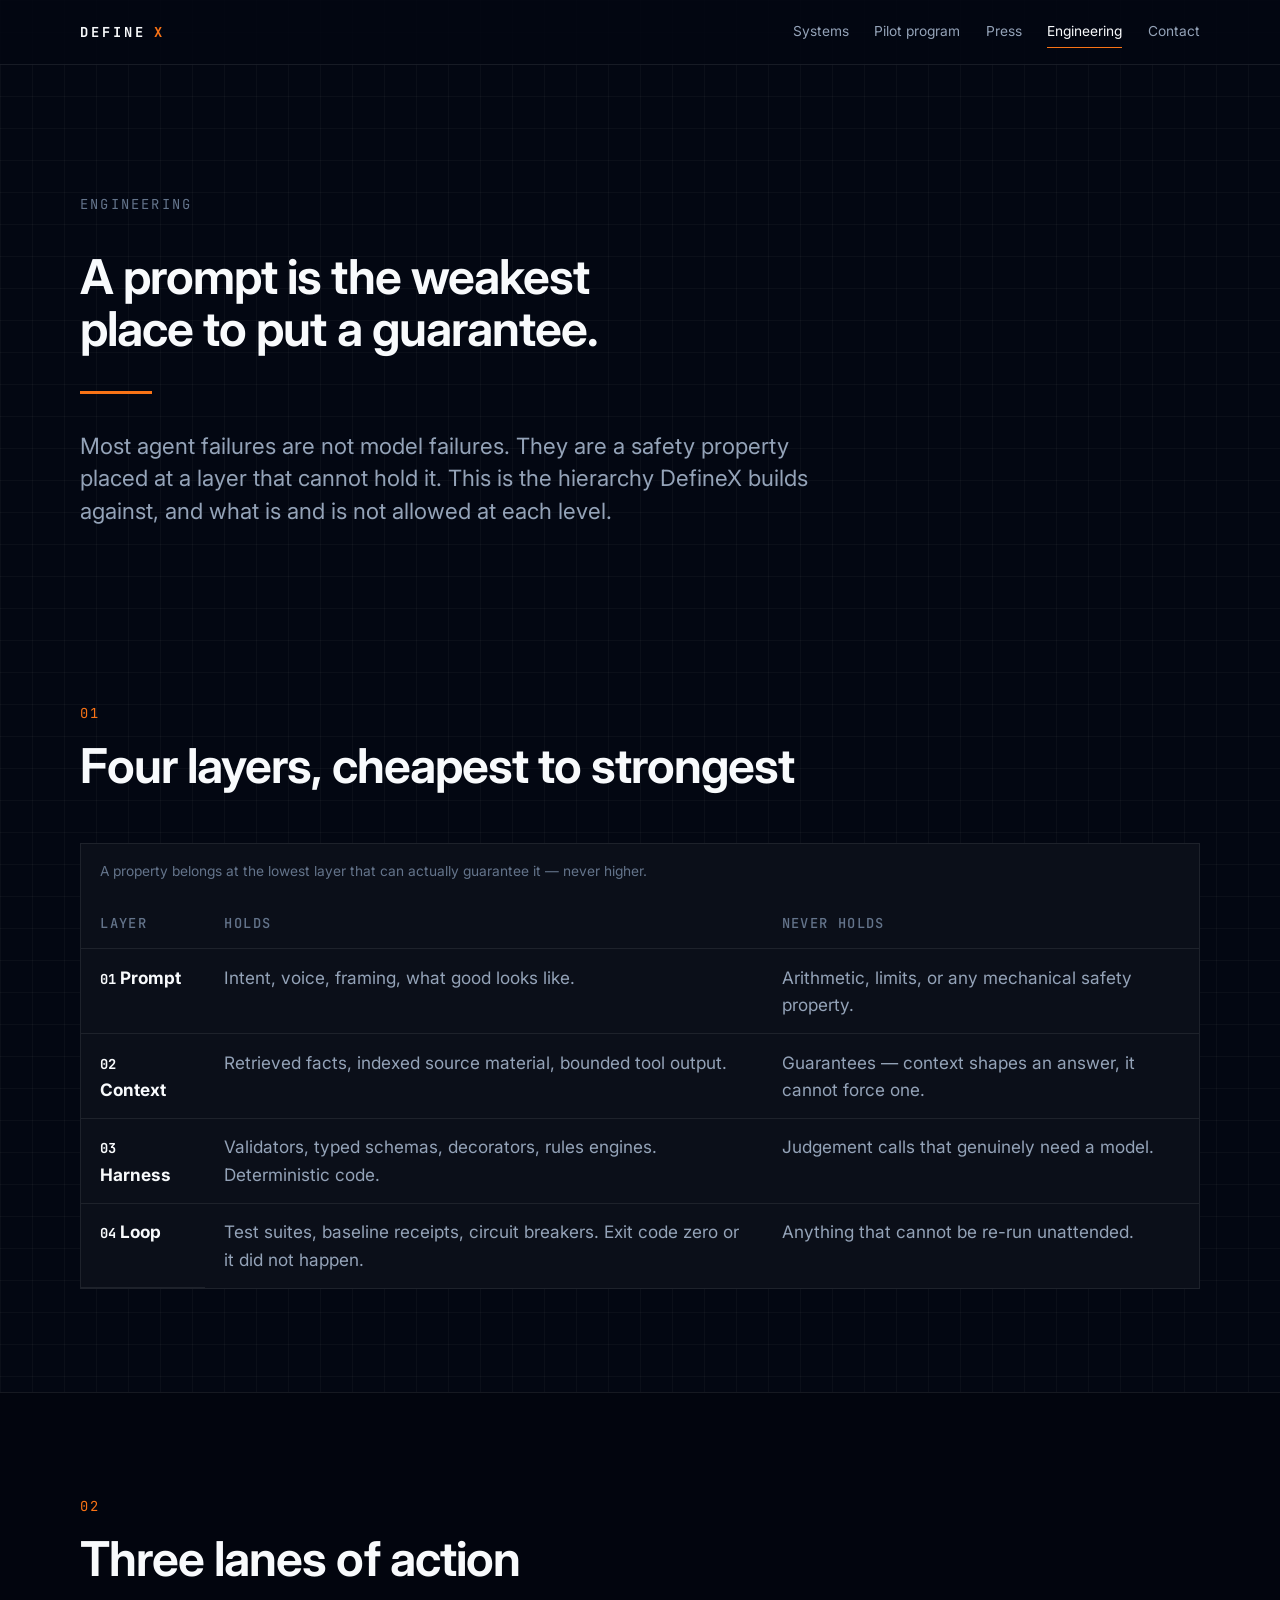
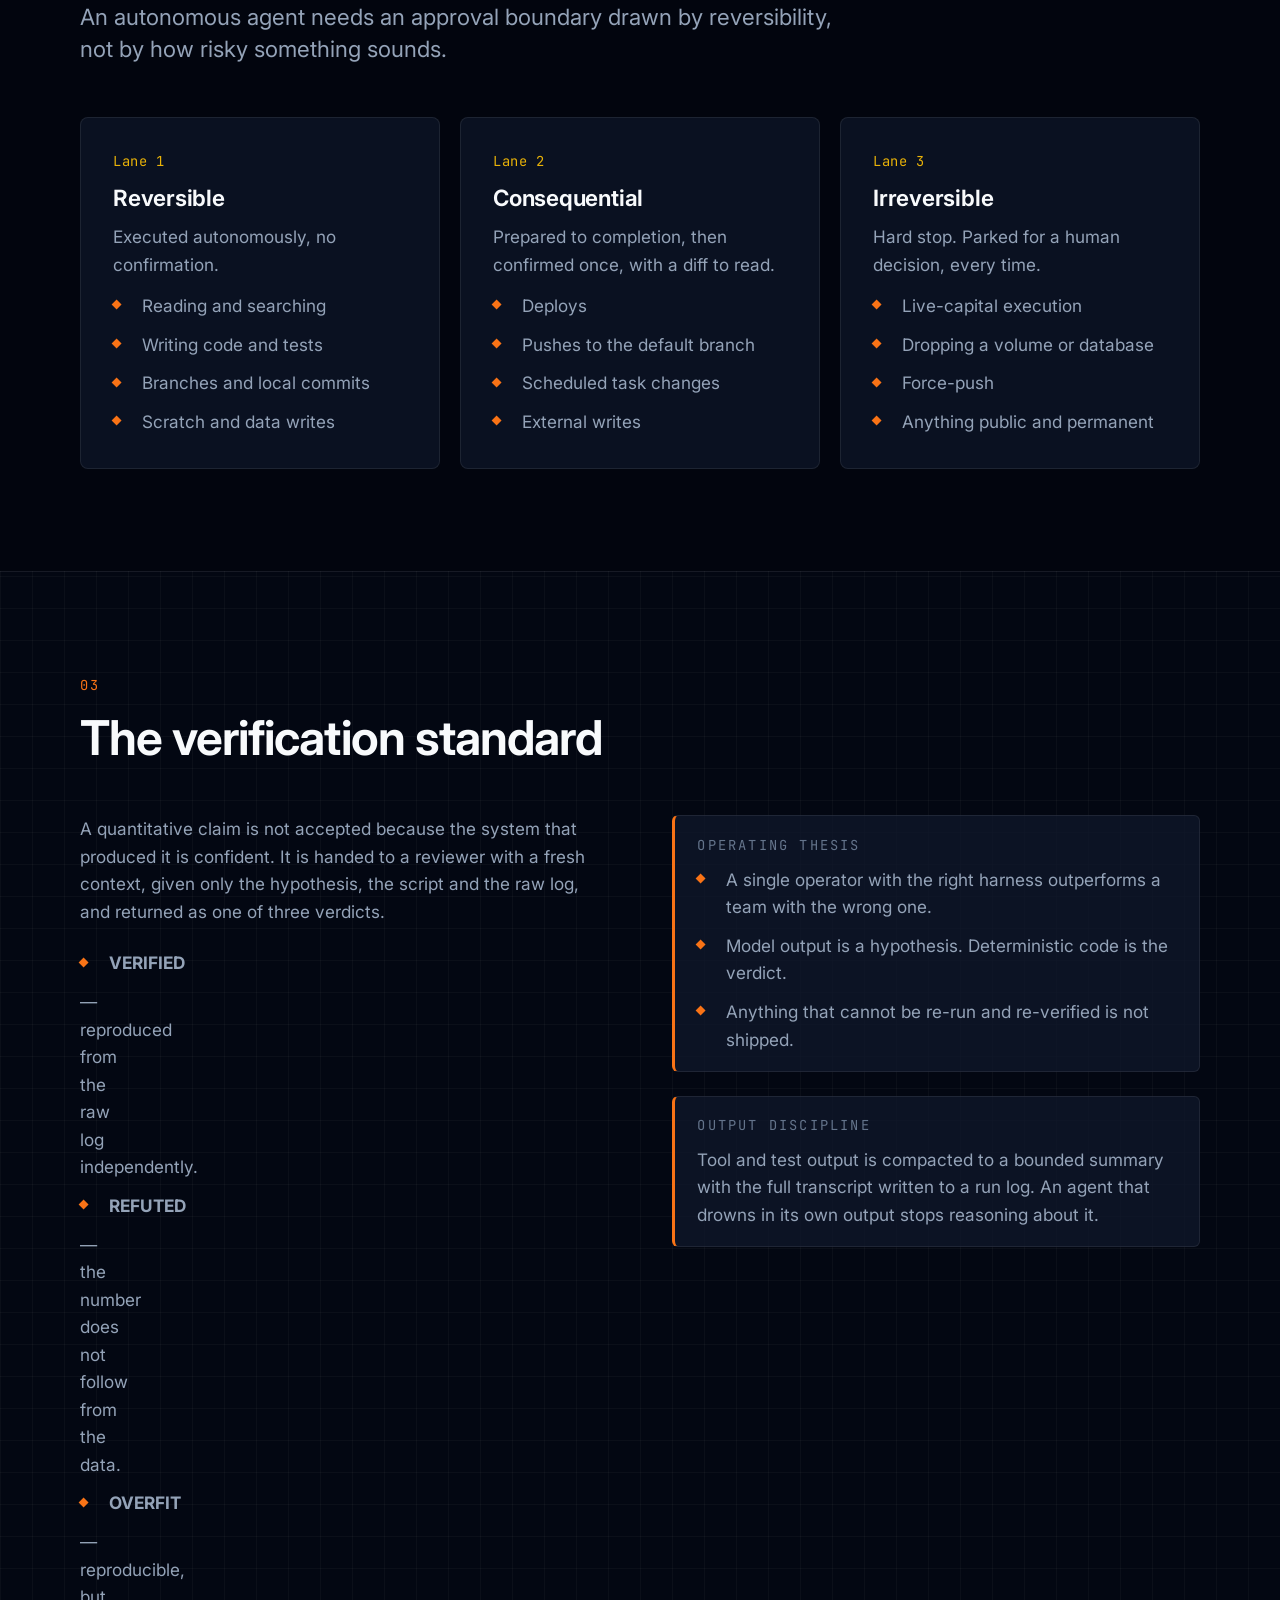
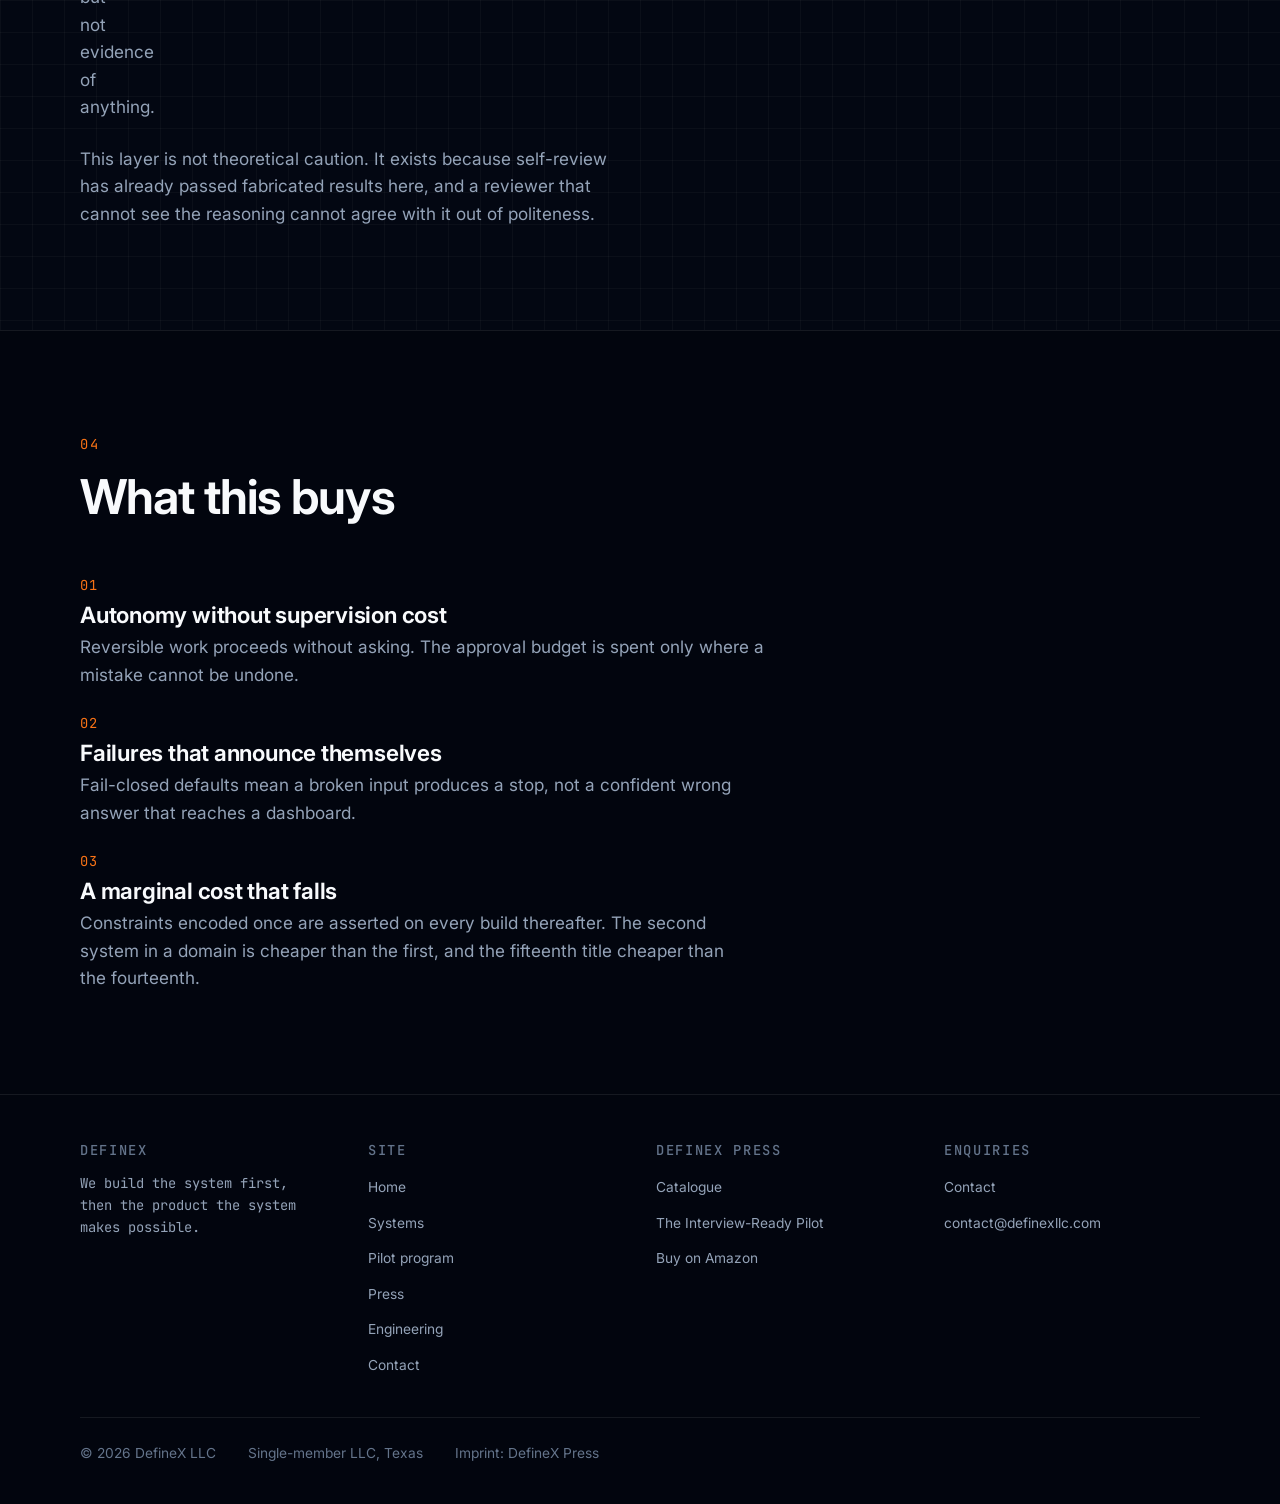
<file: engineering/index.html>
<!DOCTYPE html><html lang="en"><head><meta charset="utf-8"><meta name="viewport" content="width=device-width, initial-scale=1"><title>Engineering — DefineX LLC</title><meta name="description" content="How DefineX LLC builds: four enforcement layers from prompt to test loop, three reversibility lanes, and a clean-room verification standard for every quantitative claim."><link rel="canonical" href="https://definexllc.com/engineering"><meta name="generator" content="Astro v7.4.2"><meta property="og:type" content="website"><meta property="og:site_name" content="DefineX LLC"><meta property="og:title" content="Engineering — DefineX LLC"><meta property="og:description" content="How DefineX LLC builds: four enforcement layers from prompt to test loop, three reversibility lanes, and a clean-room verification standard for every quantitative claim."><meta property="og:url" content="https://definexllc.com/engineering"><meta name="twitter:card" content="summary_large_image"><link rel="icon" href="/favicon.svg" type="image/svg+xml"><link rel="preconnect" href="https://fonts.googleapis.com"><link rel="preconnect" href="https://fonts.gstatic.com" crossorigin><link href="https://fonts.googleapis.com/css2?family=Inter:wght@300;400;500;600;700&family=JetBrains+Mono:wght@400;500;600&display=swap" rel="stylesheet"><script type="application/ld+json">{"@context":"https://schema.org","@type":"Organization","name":"DefineX LLC","alternateName":"DefineX","url":"https://definexllc.com/","description":"An applied-AI studio that ships production agentic systems and the training products built on top of them.","subOrganization":{"@type":"Organization","name":"DefineX Press"}}</script><link rel="stylesheet" href="/_astro/Base.ByB0JRWY.css"><style id="inline-base">:root{--paper:#030712;--paper-raised:#0b0f19;--paper-sunk:#02050e;--ink:#f8fafc;--ink-soft:#94a3b8;--ink-faint:#64748b;--rule:#ffffff14;--rule-strong:#ffffff2e;--accent:#f97316;--accent-ink:#020617;--signal:#eab308;--measure:64ch;--gutter:clamp(1rem, 4vw, 3rem);--shell:76rem;--step--1:clamp(.8rem, .78rem + .1vw, .86rem);--step-0:clamp(1rem, .97rem + .15vw, 1.075rem);--step-1:clamp(1.2rem, 1.1rem + .4vw, 1.4rem);--step-2:clamp(1.5rem, 1.3rem + .9vw, 2rem);--step-3:clamp(1.95rem, 1.5rem + 2vw, 3rem);--step-4:clamp(2.4rem, 1.6rem + 3.6vw, 4.25rem);--sans:"Inter", ui-sans-serif, system-ui, -apple-system, "Segoe UI", Roboto, "Helvetica Neue", Arial, sans-serif;--mono:"JetBrains Mono", ui-monospace, "SFMono-Regular", "Cascadia Mono", "Segoe UI Mono", "Roboto Mono", Menlo, Consolas, monospace;color-scheme:dark}@media (prefers-color-scheme:dark){:root{--paper:#030712;--paper-raised:#0b0f19;--paper-sunk:#02050e;--ink:#f8fafc;--ink-soft:#94a3b8;--ink-faint:#64748b;--rule:#ffffff14;--rule-strong:#ffffff2e;--accent:#f97316;--accent-ink:#020617;--signal:#eab308;color-scheme:dark}}*,:before,:after{box-sizing:border-box}html{-webkit-text-size-adjust:100%;scroll-behavior:smooth}@media (prefers-reduced-motion:reduce){html{scroll-behavior:auto}*,:before,:after{transition-duration:.01ms!important;animation-duration:.01ms!important}}body{background-color:var(--paper);color:var(--ink);font-family:var(--sans);font-size:var(--step-0);-webkit-font-smoothing:antialiased;text-rendering:optimizelegibility;background-image:linear-gradient(90deg,#ffffff08 1px,#0000 1px),linear-gradient(#ffffff08 1px,#0000 1px);background-size:32px 32px;margin:0;line-height:1.6}h1,h2,h3,h4{letter-spacing:-.02em;text-wrap:balance;margin:0;font-weight:650;line-height:1.08}h1{font-size:var(--step-4)}h2{font-size:var(--step-3)}h3{font-size:var(--step-1);letter-spacing:-.01em}p{max-width:var(--measure);text-wrap:pretty;margin:0}a{color:inherit;text-decoration-color:var(--rule-strong);text-underline-offset:.2em;text-decoration-thickness:1px}a:hover{text-decoration-color:var(--accent)}:where(a,button,summary,input,textarea):focus-visible{outline:2px solid var(--accent);outline-offset:3px;border-radius:2px}ul,ol{margin:0;padding:0}li{list-style:none}.shell{width:100%;max-width:var(--shell);padding-inline:var(--gutter);margin-inline:auto}.skip-link{z-index:100;background:var(--accent);color:var(--accent-ink);padding:.6rem 1rem;position:absolute;top:0;left:-9999px}.skip-link:focus{left:0}.eyebrow{font-family:var(--mono);font-size:var(--step--1);letter-spacing:.16em;text-transform:uppercase;color:var(--ink-faint);margin:0}.lede{font-size:var(--step-1);color:var(--ink-soft);max-width:54ch;line-height:1.45}.prose{color:var(--ink-soft)}.mono{font-family:var(--mono);font-size:var(--step--1)}.masthead{z-index:20;-webkit-backdrop-filter:blur(12px);border-bottom:1px solid var(--rule);background:#030712d9;position:sticky;top:0}.masthead__inner{flex-wrap:wrap;justify-content:space-between;align-items:center;gap:1.5rem;min-height:4rem;padding-block:.5rem;display:flex}.wordmark{font-family:var(--mono);letter-spacing:.22em;text-transform:uppercase;font-weight:700;font-size:var(--step--1);align-items:baseline;gap:.5rem;text-decoration:none;display:inline-flex}.wordmark em{color:var(--accent);letter-spacing:.1em;font-style:normal}.nav{flex-wrap:wrap;align-items:center;gap:clamp(.75rem,2vw,1.6rem);display:flex}.nav a{font-size:var(--step--1);color:var(--ink-soft);border-bottom:1px solid #0000;padding-block:.25rem;text-decoration:none}.nav a:hover,.nav a[aria-current=page]{color:var(--ink);border-bottom-color:var(--accent)}.section{border-top:1px solid var(--rule);padding-block:clamp(3.5rem,8vw,7rem)}.section--flush{border-top:0}.section--sunk{background:var(--paper-sunk)}.section__head{gap:1rem;margin-bottom:clamp(2rem,4vw,3.25rem);display:grid}.section__index{font-family:var(--mono);font-size:var(--step--1);color:var(--accent);letter-spacing:.14em}.hero{gap:clamp(1.5rem,3vw,2.25rem);padding-block:clamp(3.5rem,10vw,8rem) clamp(2.5rem,6vw,4.5rem);display:grid}.hero h1{max-width:32ch}.hero__rule{background:var(--accent);border:0;width:4.5rem;height:3px;margin:0}.strip{border:1px solid var(--rule);-webkit-backdrop-filter:blur(8px);background:#0f172aa6;border-radius:8px;grid-template-columns:repeat(auto-fit,minmax(10rem,1fr));display:grid;overflow:hidden}.strip__cell{border-right:1px solid var(--rule);padding:1.25rem 1.4rem}.strip__cell:last-child{border-right:0}.strip__value{font-size:var(--step-2);letter-spacing:-.03em;font-variant-numeric:tabular-nums;color:#facc15;font-weight:650;display:block}.strip__label{font-family:var(--mono);font-size:var(--step--1);text-transform:uppercase;letter-spacing:.1em;color:var(--ink-faint);margin-top:.3rem;display:block}@media (width<=40rem){.strip__cell{border-right:0;border-bottom:1px solid var(--rule)}.strip__cell:last-child{border-bottom:0}}.grid{background:0 0;border:0;gap:1.25rem;display:grid}.grid--2{grid-template-columns:repeat(auto-fit,minmax(min(100%,22rem),1fr))}.grid--3{grid-template-columns:repeat(auto-fit,minmax(min(100%,17rem),1fr))}.card{-webkit-backdrop-filter:blur(8px);border:1px solid var(--rule);background:#0f172ab3;border-radius:8px;align-content:start;gap:.85rem;padding:clamp(1.4rem,3vw,2rem);transition:border-color .2s,transform .2s,box-shadow .2s;display:grid}.card:hover{border-color:#f9731673;transform:translateY(-2px);box-shadow:0 8px 24px -4px #eab30829}.card__role{font-family:var(--mono);font-size:var(--step--1);color:#eab308;letter-spacing:.04em}.card__surface{font-family:var(--mono);font-size:var(--step--1);color:var(--ink-faint);border-top:1px solid var(--rule);margin-top:.3rem;padding-top:.85rem}.ticks{gap:.7rem;display:grid}.ticks li{color:var(--ink-soft);grid-template-columns:1.1rem 1fr;gap:.7rem;display:grid}.ticks li:before{content:"";background:var(--accent);width:.45rem;height:.45rem;margin-top:.55em;transform:rotate(45deg)}.numbered{counter-reset:step;gap:1.5rem;display:grid}.numbered>li{counter-increment:step;gap:.4rem;display:grid}.numbered>li:before{content:counter(step, decimal-leading-zero);font-family:var(--mono);font-size:var(--step--1);color:var(--accent);letter-spacing:.1em}.table-wrap{border:1px solid var(--rule);background:var(--paper-raised);overflow-x:auto}table{border-collapse:collapse;width:100%;font-size:var(--step-0)}caption{text-align:left;color:var(--ink-faint);font-size:var(--step--1);padding:1rem 1.2rem}th,td{text-align:left;border-bottom:1px solid var(--rule);vertical-align:top;padding:.9rem 1.2rem}thead th{font-family:var(--mono);font-size:var(--step--1);text-transform:uppercase;letter-spacing:.1em;color:var(--ink-faint);font-weight:500}tbody tr:last-child td{border-bottom:0}.tier{-webkit-backdrop-filter:blur(8px);border:1px solid var(--rule);background:#0f172ab3;border-radius:8px;align-content:start;gap:1rem;padding:clamp(1.5rem,3vw,2.1rem);display:grid}.tier--recommended{box-shadow:0 0 25px #f9731638, inset 3px 0 0 var(--accent);border-color:#f9731699}.tier__flag{min-height:1.75rem}.tier__price{font-size:var(--step-2);letter-spacing:-.03em;color:#fff;font-weight:650}.tier__price[data-unset=true]{font-size:var(--step-1);color:var(--ink-faint);letter-spacing:0}.badge{font-family:var(--mono);font-size:var(--step--1);text-transform:uppercase;letter-spacing:.12em;color:#facc15;background:#eab3081f;border:1px solid #eab30859;border-radius:4px;padding:.2rem .6rem;display:inline-block}.callout{border-left:3px solid var(--accent);border-top:1px solid var(--rule);border-right:1px solid var(--rule);border-bottom:1px solid var(--rule);background:#0f172acc;border-radius:6px;gap:.6rem;padding:1.1rem 1.4rem;display:grid}.btn-row{flex-wrap:wrap;gap:.9rem;display:flex}.btn{font-size:var(--step-0);border:1px solid var(--accent);background:var(--accent);color:var(--accent-ink);border-radius:6px;align-items:center;gap:.5rem;padding:.75rem 1.5rem;font-weight:600;text-decoration:none;transition:all .15s;display:inline-flex}.btn:hover{opacity:1;background:#fb923c;border-color:#fb923c;box-shadow:0 0 16px #f9731673}.btn--ghost{color:var(--ink);background:#ffffff0a;border:1px solid #ffffff2e;border-radius:6px}.btn--ghost:hover{border-color:var(--accent);color:#facc15;opacity:1;background:#f973161a}.field{gap:.4rem;display:grid}.field label{font-size:var(--step--1);font-weight:550}.field input,.field textarea{font:inherit;font-size:var(--step-0);color:var(--ink);background:var(--paper-raised);border:1px solid var(--rule-strong);width:100%;padding:.7rem .85rem}.field textarea{resize:vertical;min-height:9rem}.footer{border-top:1px solid var(--rule);background:var(--paper-sunk);padding-block:3rem 2.5rem}.footer__grid{grid-template-columns:repeat(auto-fit,minmax(min(100%,14rem),1fr));gap:2rem;display:grid}.footer h2{font-family:var(--mono);font-size:var(--step--1);text-transform:uppercase;letter-spacing:.12em;color:var(--ink-faint);margin-bottom:.9rem;font-weight:500}.footer ul{gap:.5rem;display:grid}.footer a{font-size:var(--step--1);color:var(--ink-soft);text-decoration:none}.footer a:hover{color:var(--ink);text-decoration:underline}.footer__legal{border-top:1px solid var(--rule);font-size:var(--step--1);color:var(--ink-faint);flex-wrap:wrap;gap:.75rem 2rem;margin-top:2.5rem;padding-top:1.5rem;display:flex}.stack{gap:clamp(1rem,2vw,1.5rem);display:grid}.stack--tight{gap:.75rem}.split{grid-template-columns:repeat(auto-fit,minmax(min(100%,20rem),1fr));align-items:start;gap:clamp(2rem,5vw,4rem);display:grid}.visually-hidden{clip-path:inset(50%);white-space:nowrap;width:1px;height:1px;margin:-1px;padding:0;position:absolute;overflow:hidden}
</style></head><body><a class="skip-link" href="#main">Skip to content</a><header class="masthead"><div class="shell masthead__inner"><a class="wordmark" href="/" aria-label="DefineX LLC home">Define<em>X</em></a><nav class="nav" aria-label="Primary"><a href="/systems">Systems</a><a href="/pilot-program">Pilot program</a><a href="/press">Press</a><a href="/engineering" aria-current="page">Engineering</a><a href="/contact">Contact</a></nav></div></header><main id="main"><div class="shell hero"><p class="eyebrow">Engineering</p><h1 style="font-size: var(--step-3);">A prompt is the weakest place to put a guarantee.</h1><hr class="hero__rule"><p class="lede">Most agent failures are not model failures. They are a safety property placed at a layer that cannot hold it. This is the hierarchy DefineX builds against, and what is and is not allowed at each level.</p></div><section class="section section--flush"><div class="shell"><div class="section__head"><p class="section__index">01</p><h2>Four layers, cheapest to strongest</h2></div><div class="table-wrap"><table><caption>A property belongs at the lowest layer that can actually guarantee it — never higher.</caption><thead><tr><th scope="col">Layer</th><th scope="col">Holds</th><th scope="col">Never holds</th></tr></thead><tbody><tr><th scope="row"><span class="mono">01</span> Prompt</th><td class="prose">Intent, voice, framing, what good looks like.</td><td class="prose">Arithmetic, limits, or any mechanical safety property.</td></tr><tr><th scope="row"><span class="mono">02</span> Context</th><td class="prose">Retrieved facts, indexed source material, bounded tool output.</td><td class="prose">Guarantees — context shapes an answer, it cannot force one.</td></tr><tr><th scope="row"><span class="mono">03</span> Harness</th><td class="prose">Validators, typed schemas, decorators, rules engines. Deterministic code.</td><td class="prose">Judgement calls that genuinely need a model.</td></tr><tr><th scope="row"><span class="mono">04</span> Loop</th><td class="prose">Test suites, baseline receipts, circuit breakers. Exit code zero or it did not happen.</td><td class="prose">Anything that cannot be re-run unattended.</td></tr></tbody></table></div></div></section><section class="section section--sunk"><div class="shell"><div class="section__head"><p class="section__index">02</p><h2>Three lanes of action</h2><p class="lede">An autonomous agent needs an approval boundary drawn by reversibility, not by how risky something sounds.</p></div><div class="grid grid--3"><article class="card"><p class="card__role">Lane 1</p><h3>Reversible</h3><p class="prose">Executed autonomously, no confirmation.</p><ul class="ticks"><li>Reading and searching</li><li>Writing code and tests</li><li>Branches and local commits</li><li>Scratch and data writes</li></ul></article><article class="card"><p class="card__role">Lane 2</p><h3>Consequential</h3><p class="prose">Prepared to completion, then confirmed once, with a diff to read.</p><ul class="ticks"><li>Deploys</li><li>Pushes to the default branch</li><li>Scheduled task changes</li><li>External writes</li></ul></article><article class="card"><p class="card__role">Lane 3</p><h3>Irreversible</h3><p class="prose">Hard stop. Parked for a human decision, every time.</p><ul class="ticks"><li>Live-capital execution</li><li>Dropping a volume or database</li><li>Force-push</li><li>Anything public and permanent</li></ul></article></div></div></section><section class="section"><div class="shell"><div class="section__head"><p class="section__index">03</p><h2>The verification standard</h2></div><div class="split"><div class="stack"><p class="prose">A quantitative claim is not accepted because the system that produced it is confident. It is handed to a reviewer with a fresh context, given only the hypothesis, the script and the raw log, and returned as one of three verdicts.</p><ul class="ticks"><li><strong>VERIFIED</strong> — reproduced from the raw log independently.</li><li><strong>REFUTED</strong> — the number does not follow from the data.</li><li><strong>OVERFIT</strong> — reproducible, but not evidence of anything.</li></ul><p class="prose">This layer is not theoretical caution. It exists because self-review has already passed fabricated results here, and a reviewer that cannot see the reasoning cannot agree with it out of politeness.</p></div><div class="stack"><div class="callout"><p class="eyebrow">Operating thesis</p><ul class="ticks"><li>A single operator with the right harness outperforms a team with the wrong one.</li><li>Model output is a hypothesis. Deterministic code is the verdict.</li><li>Anything that cannot be re-run and re-verified is not shipped.</li></ul></div><div class="callout"><p class="eyebrow">Output discipline</p><p class="prose">Tool and test output is compacted to a bounded summary with the full transcript written to a run log. An agent that drowns in its own output stops reasoning about it.</p></div></div></div></div></section><section class="section section--sunk"><div class="shell"><div class="section__head"><p class="section__index">04</p><h2>What this buys</h2></div><ol class="numbered"><li><h3>Autonomy without supervision cost</h3><p class="prose">Reversible work proceeds without asking. The approval budget is spent only where a mistake cannot be undone.</p></li><li><h3>Failures that announce themselves</h3><p class="prose">Fail-closed defaults mean a broken input produces a stop, not a confident wrong answer that reaches a dashboard.</p></li><li><h3>A marginal cost that falls</h3><p class="prose">Constraints encoded once are asserted on every build thereafter. The second system in a domain is cheaper than the first, and the fifteenth title cheaper than the fourteenth.</p></li></ol></div></section></main><footer class="footer"><div class="shell"><div class="footer__grid"><div><h2>DefineX</h2><p class="prose mono">We build the system first, then the product the system makes possible.</p></div><nav aria-label="Footer"><h2>Site</h2><ul><li><a href="/">Home</a></li><li><a href="/systems">Systems</a></li><li><a href="/pilot-program">Pilot program</a></li><li><a href="/press">Press</a></li><li><a href="/engineering">Engineering</a></li><li><a href="/contact">Contact</a></li></ul></nav><div><h2>DefineX Press</h2><ul><li><a href="/press">Catalogue</a></li><li><a href="/pilot-program">The Interview-Ready Pilot</a></li><li><a href="https://www.amazon.com/dp/B0GX33TKL5" rel="noopener noreferrer nofollow" target="_blank">Buy on Amazon</a></li></ul></div><div><h2>Enquiries</h2><ul><li><a href="/contact">Contact</a></li><li><a href="mailto:contact@definexllc.com">contact@definexllc.com</a></li></ul></div></div><div class="footer__legal"><span>&copy; 2026 DefineX LLC</span><span>Single-member LLC, Texas</span><span>Imprint: DefineX Press</span></div></div></footer></body></html>
</file>
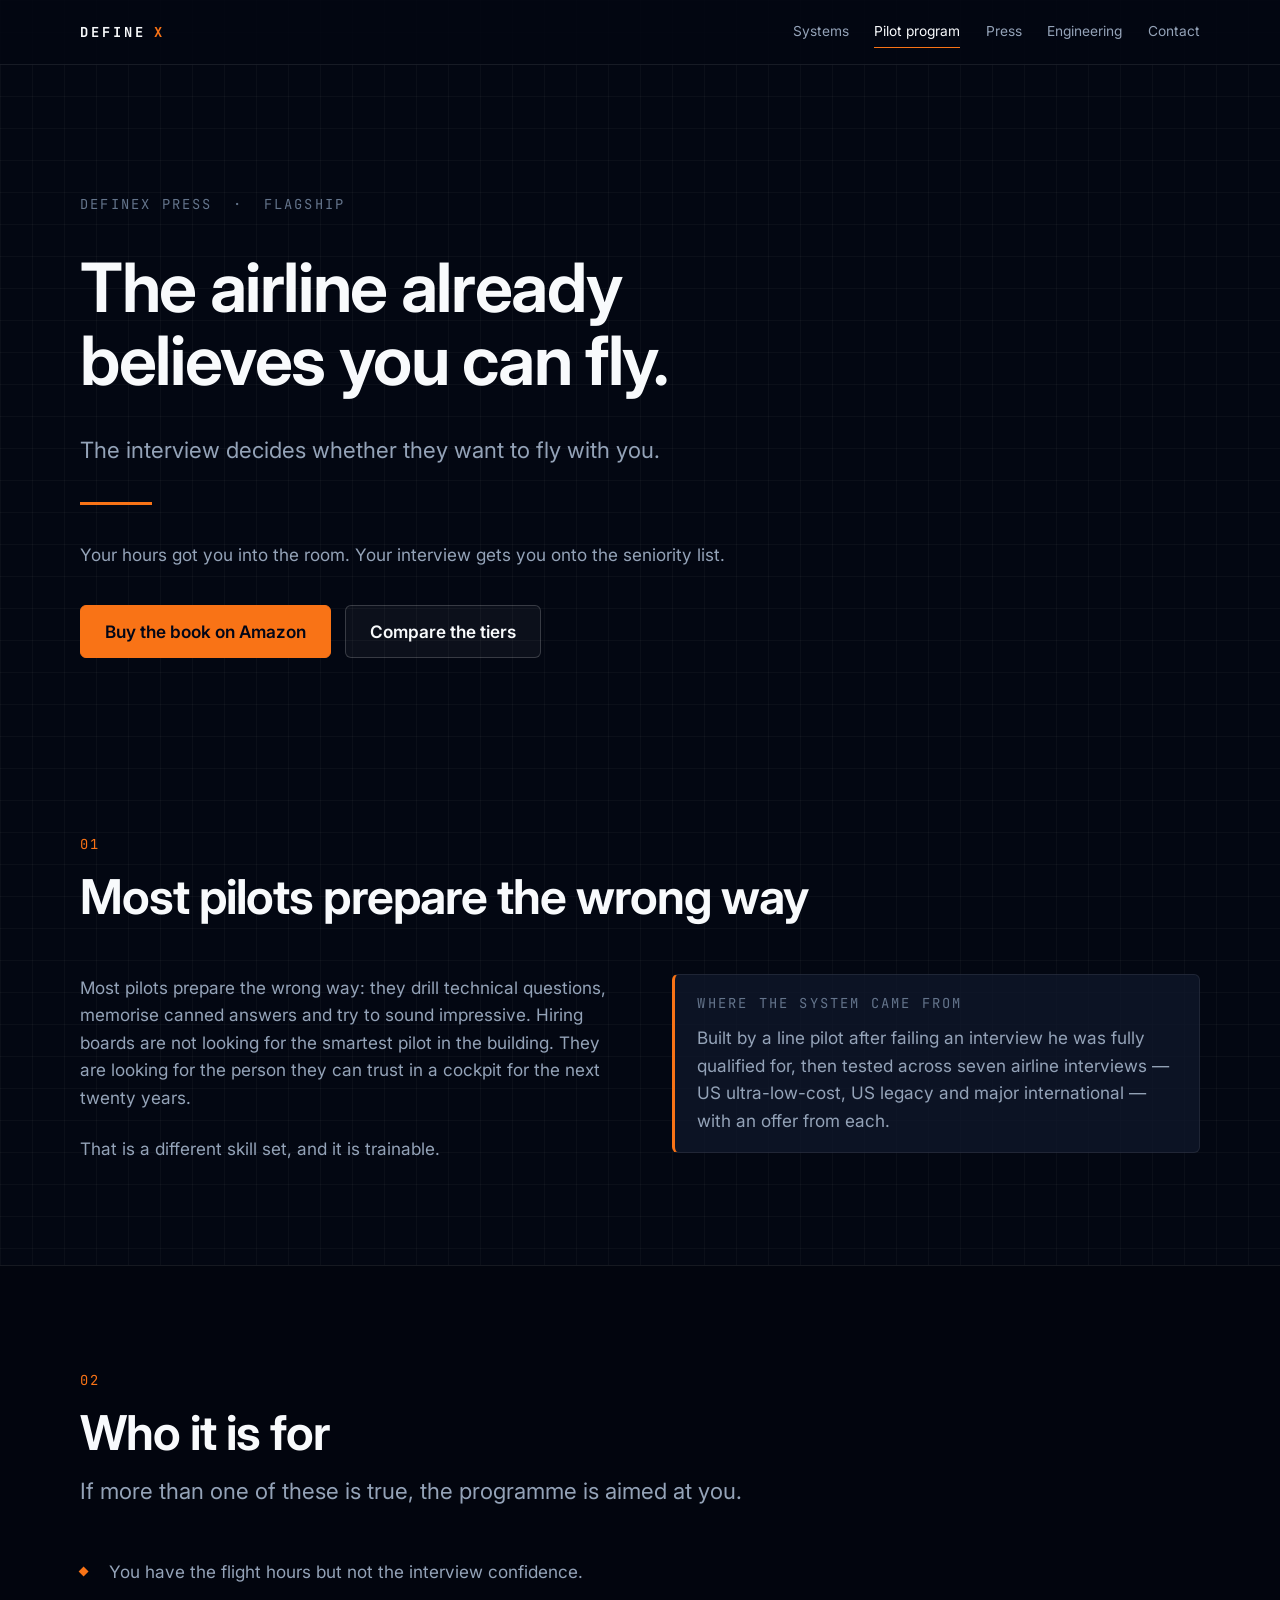
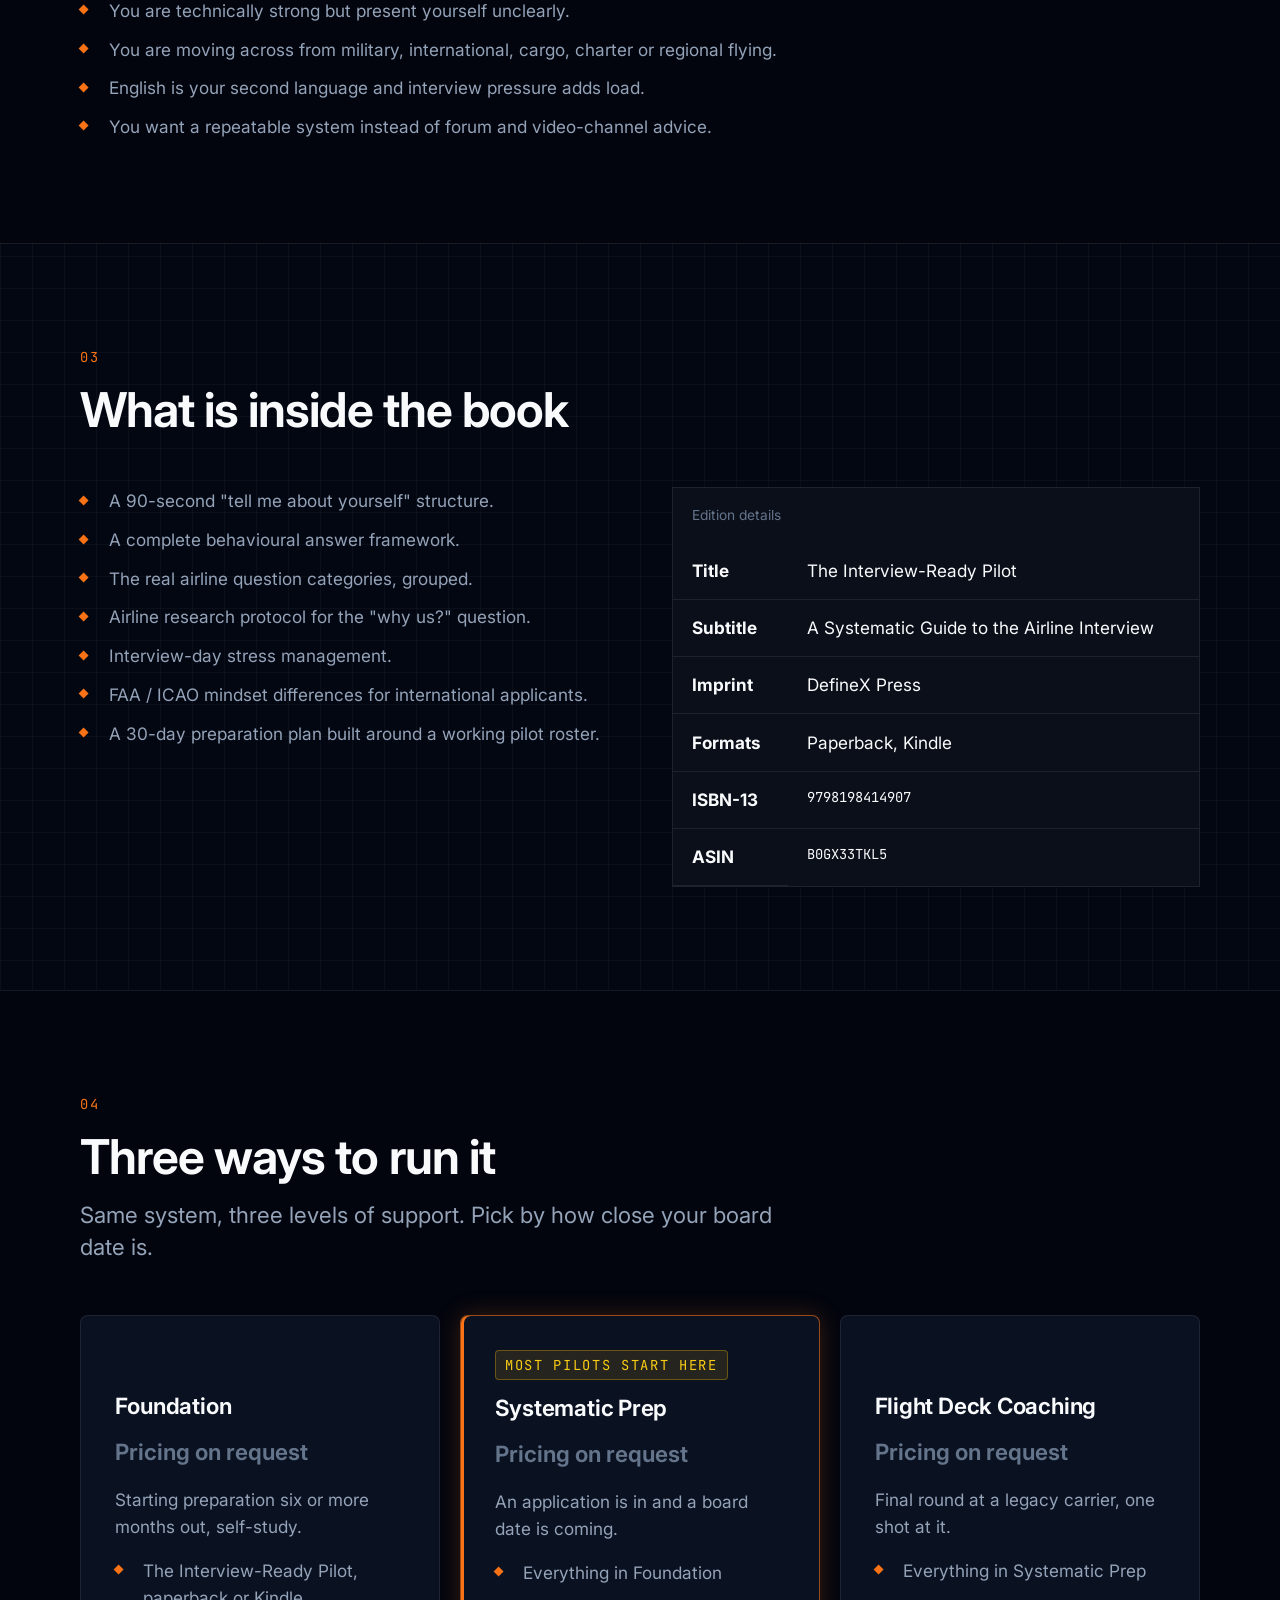
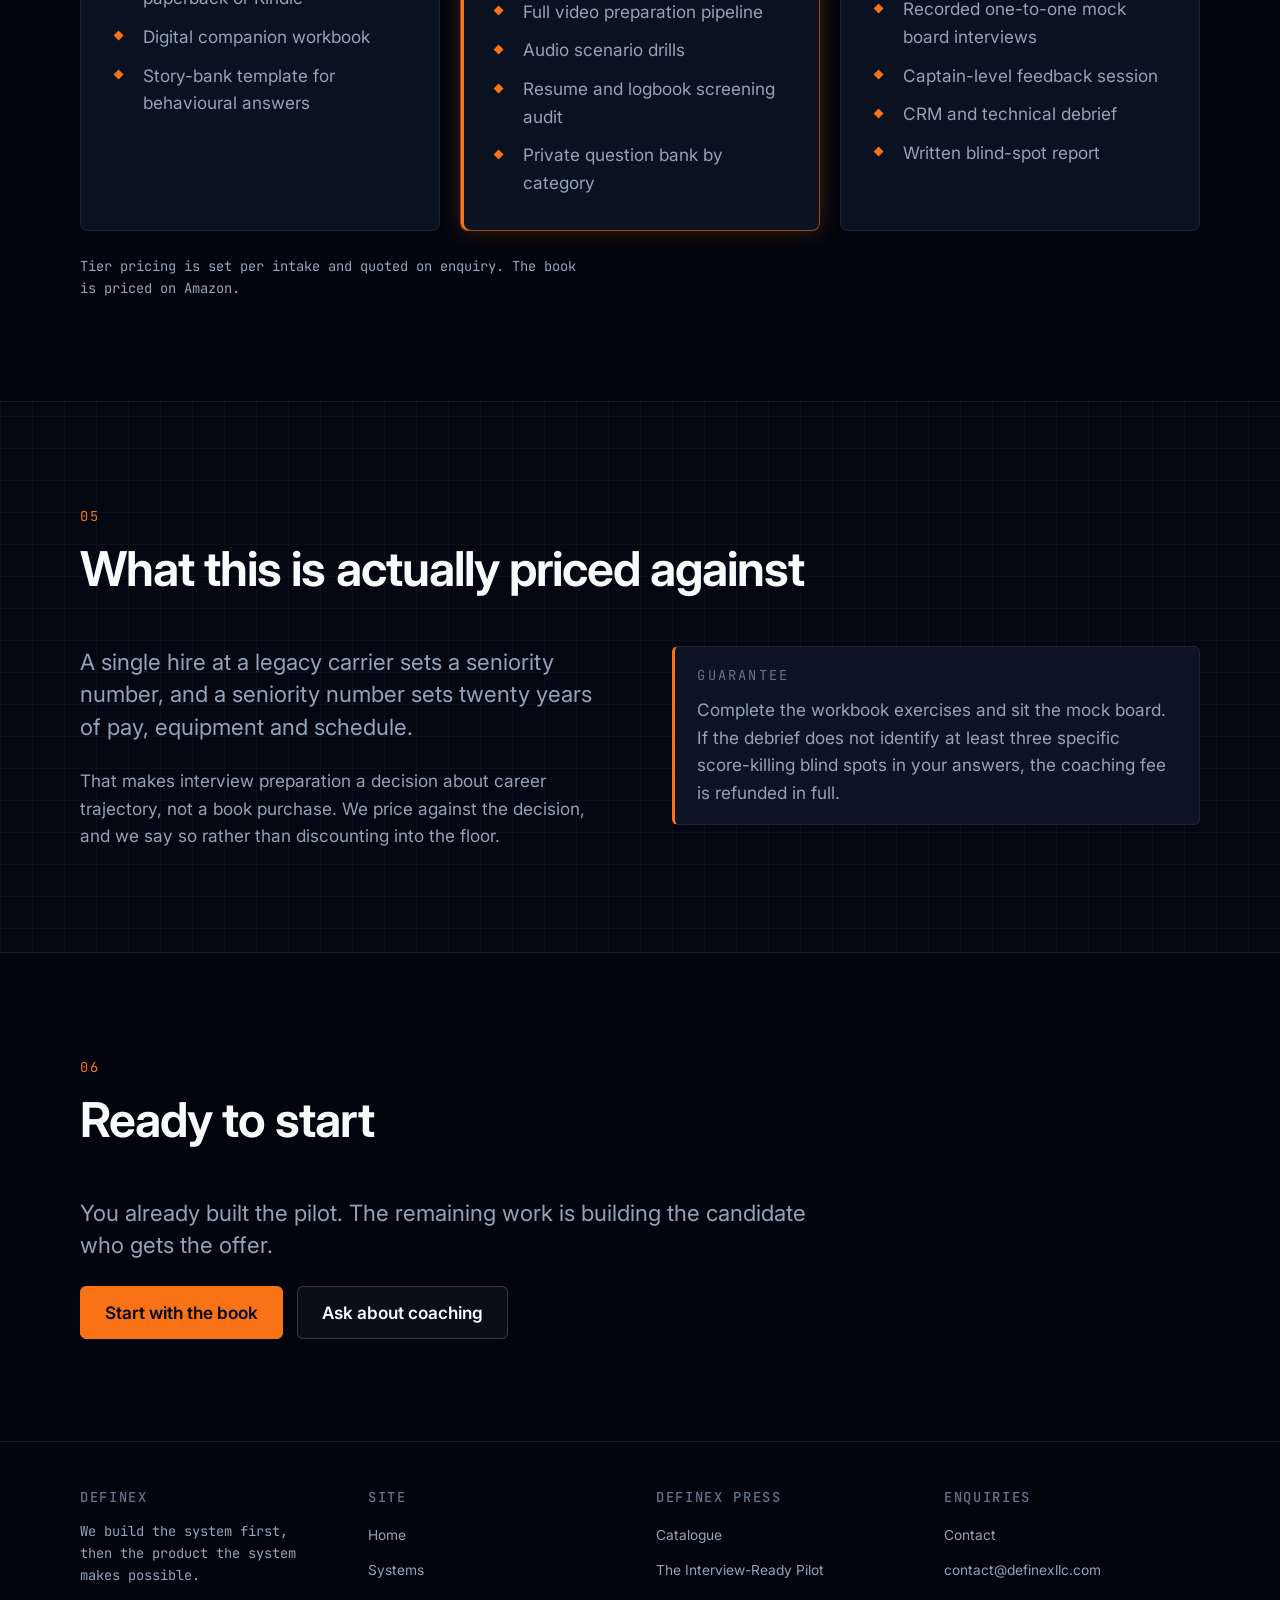
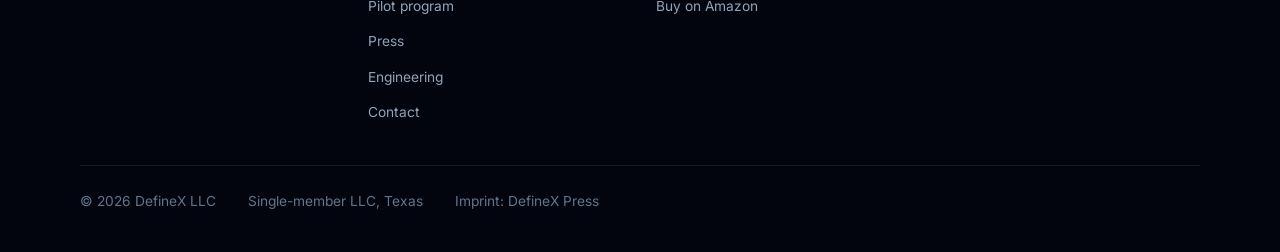
<file: pilot-program/index.html>
<!DOCTYPE html><html lang="en"><head><meta charset="utf-8"><meta name="viewport" content="width=device-width, initial-scale=1"><title>Pilot program — DefineX LLC</title><meta name="description" content="The Interview-Ready Pilot: A Systematic Guide to the Airline Interview. A systematic preparation programme for airline pilot interviews, from DefineX Press."><link rel="canonical" href="https://definexllc.com/pilot-program"><meta name="generator" content="Astro v7.4.2"><meta property="og:type" content="website"><meta property="og:site_name" content="DefineX LLC"><meta property="og:title" content="Pilot program — DefineX LLC"><meta property="og:description" content="The Interview-Ready Pilot: A Systematic Guide to the Airline Interview. A systematic preparation programme for airline pilot interviews, from DefineX Press."><meta property="og:url" content="https://definexllc.com/pilot-program"><meta name="twitter:card" content="summary_large_image"><link rel="icon" href="/favicon.svg" type="image/svg+xml"><link rel="preconnect" href="https://fonts.googleapis.com"><link rel="preconnect" href="https://fonts.gstatic.com" crossorigin><link href="https://fonts.googleapis.com/css2?family=Inter:wght@300;400;500;600;700&family=JetBrains+Mono:wght@400;500;600&display=swap" rel="stylesheet"><script type="application/ld+json">{"@context":"https://schema.org","@type":"Organization","name":"DefineX LLC","alternateName":"DefineX","url":"https://definexllc.com/","description":"An applied-AI studio that ships production agentic systems and the training products built on top of them.","subOrganization":{"@type":"Organization","name":"DefineX Press"}}</script><script type="application/ld+json">{"@context":"https://schema.org","@type":"Book","name":"The Interview-Ready Pilot: A Systematic Guide to the Airline Interview","isbn":"9798198414907","bookFormat":"https://schema.org/Paperback","publisher":{"@type":"Organization","name":"DefineX Press"},"url":"https://definexllc.com/pilot-program","sameAs":"https://www.amazon.com/dp/B0GX33TKL5"}</script><link rel="stylesheet" href="/_astro/Base.ByB0JRWY.css"><style id="inline-base">:root{--paper:#030712;--paper-raised:#0b0f19;--paper-sunk:#02050e;--ink:#f8fafc;--ink-soft:#94a3b8;--ink-faint:#64748b;--rule:#ffffff14;--rule-strong:#ffffff2e;--accent:#f97316;--accent-ink:#020617;--signal:#eab308;--measure:64ch;--gutter:clamp(1rem, 4vw, 3rem);--shell:76rem;--step--1:clamp(.8rem, .78rem + .1vw, .86rem);--step-0:clamp(1rem, .97rem + .15vw, 1.075rem);--step-1:clamp(1.2rem, 1.1rem + .4vw, 1.4rem);--step-2:clamp(1.5rem, 1.3rem + .9vw, 2rem);--step-3:clamp(1.95rem, 1.5rem + 2vw, 3rem);--step-4:clamp(2.4rem, 1.6rem + 3.6vw, 4.25rem);--sans:"Inter", ui-sans-serif, system-ui, -apple-system, "Segoe UI", Roboto, "Helvetica Neue", Arial, sans-serif;--mono:"JetBrains Mono", ui-monospace, "SFMono-Regular", "Cascadia Mono", "Segoe UI Mono", "Roboto Mono", Menlo, Consolas, monospace;color-scheme:dark}@media (prefers-color-scheme:dark){:root{--paper:#030712;--paper-raised:#0b0f19;--paper-sunk:#02050e;--ink:#f8fafc;--ink-soft:#94a3b8;--ink-faint:#64748b;--rule:#ffffff14;--rule-strong:#ffffff2e;--accent:#f97316;--accent-ink:#020617;--signal:#eab308;color-scheme:dark}}*,:before,:after{box-sizing:border-box}html{-webkit-text-size-adjust:100%;scroll-behavior:smooth}@media (prefers-reduced-motion:reduce){html{scroll-behavior:auto}*,:before,:after{transition-duration:.01ms!important;animation-duration:.01ms!important}}body{background-color:var(--paper);color:var(--ink);font-family:var(--sans);font-size:var(--step-0);-webkit-font-smoothing:antialiased;text-rendering:optimizelegibility;background-image:linear-gradient(90deg,#ffffff08 1px,#0000 1px),linear-gradient(#ffffff08 1px,#0000 1px);background-size:32px 32px;margin:0;line-height:1.6}h1,h2,h3,h4{letter-spacing:-.02em;text-wrap:balance;margin:0;font-weight:650;line-height:1.08}h1{font-size:var(--step-4)}h2{font-size:var(--step-3)}h3{font-size:var(--step-1);letter-spacing:-.01em}p{max-width:var(--measure);text-wrap:pretty;margin:0}a{color:inherit;text-decoration-color:var(--rule-strong);text-underline-offset:.2em;text-decoration-thickness:1px}a:hover{text-decoration-color:var(--accent)}:where(a,button,summary,input,textarea):focus-visible{outline:2px solid var(--accent);outline-offset:3px;border-radius:2px}ul,ol{margin:0;padding:0}li{list-style:none}.shell{width:100%;max-width:var(--shell);padding-inline:var(--gutter);margin-inline:auto}.skip-link{z-index:100;background:var(--accent);color:var(--accent-ink);padding:.6rem 1rem;position:absolute;top:0;left:-9999px}.skip-link:focus{left:0}.eyebrow{font-family:var(--mono);font-size:var(--step--1);letter-spacing:.16em;text-transform:uppercase;color:var(--ink-faint);margin:0}.lede{font-size:var(--step-1);color:var(--ink-soft);max-width:54ch;line-height:1.45}.prose{color:var(--ink-soft)}.mono{font-family:var(--mono);font-size:var(--step--1)}.masthead{z-index:20;-webkit-backdrop-filter:blur(12px);border-bottom:1px solid var(--rule);background:#030712d9;position:sticky;top:0}.masthead__inner{flex-wrap:wrap;justify-content:space-between;align-items:center;gap:1.5rem;min-height:4rem;padding-block:.5rem;display:flex}.wordmark{font-family:var(--mono);letter-spacing:.22em;text-transform:uppercase;font-weight:700;font-size:var(--step--1);align-items:baseline;gap:.5rem;text-decoration:none;display:inline-flex}.wordmark em{color:var(--accent);letter-spacing:.1em;font-style:normal}.nav{flex-wrap:wrap;align-items:center;gap:clamp(.75rem,2vw,1.6rem);display:flex}.nav a{font-size:var(--step--1);color:var(--ink-soft);border-bottom:1px solid #0000;padding-block:.25rem;text-decoration:none}.nav a:hover,.nav a[aria-current=page]{color:var(--ink);border-bottom-color:var(--accent)}.section{border-top:1px solid var(--rule);padding-block:clamp(3.5rem,8vw,7rem)}.section--flush{border-top:0}.section--sunk{background:var(--paper-sunk)}.section__head{gap:1rem;margin-bottom:clamp(2rem,4vw,3.25rem);display:grid}.section__index{font-family:var(--mono);font-size:var(--step--1);color:var(--accent);letter-spacing:.14em}.hero{gap:clamp(1.5rem,3vw,2.25rem);padding-block:clamp(3.5rem,10vw,8rem) clamp(2.5rem,6vw,4.5rem);display:grid}.hero h1{max-width:32ch}.hero__rule{background:var(--accent);border:0;width:4.5rem;height:3px;margin:0}.strip{border:1px solid var(--rule);-webkit-backdrop-filter:blur(8px);background:#0f172aa6;border-radius:8px;grid-template-columns:repeat(auto-fit,minmax(10rem,1fr));display:grid;overflow:hidden}.strip__cell{border-right:1px solid var(--rule);padding:1.25rem 1.4rem}.strip__cell:last-child{border-right:0}.strip__value{font-size:var(--step-2);letter-spacing:-.03em;font-variant-numeric:tabular-nums;color:#facc15;font-weight:650;display:block}.strip__label{font-family:var(--mono);font-size:var(--step--1);text-transform:uppercase;letter-spacing:.1em;color:var(--ink-faint);margin-top:.3rem;display:block}@media (width<=40rem){.strip__cell{border-right:0;border-bottom:1px solid var(--rule)}.strip__cell:last-child{border-bottom:0}}.grid{background:0 0;border:0;gap:1.25rem;display:grid}.grid--2{grid-template-columns:repeat(auto-fit,minmax(min(100%,22rem),1fr))}.grid--3{grid-template-columns:repeat(auto-fit,minmax(min(100%,17rem),1fr))}.card{-webkit-backdrop-filter:blur(8px);border:1px solid var(--rule);background:#0f172ab3;border-radius:8px;align-content:start;gap:.85rem;padding:clamp(1.4rem,3vw,2rem);transition:border-color .2s,transform .2s,box-shadow .2s;display:grid}.card:hover{border-color:#f9731673;transform:translateY(-2px);box-shadow:0 8px 24px -4px #eab30829}.card__role{font-family:var(--mono);font-size:var(--step--1);color:#eab308;letter-spacing:.04em}.card__surface{font-family:var(--mono);font-size:var(--step--1);color:var(--ink-faint);border-top:1px solid var(--rule);margin-top:.3rem;padding-top:.85rem}.ticks{gap:.7rem;display:grid}.ticks li{color:var(--ink-soft);grid-template-columns:1.1rem 1fr;gap:.7rem;display:grid}.ticks li:before{content:"";background:var(--accent);width:.45rem;height:.45rem;margin-top:.55em;transform:rotate(45deg)}.numbered{counter-reset:step;gap:1.5rem;display:grid}.numbered>li{counter-increment:step;gap:.4rem;display:grid}.numbered>li:before{content:counter(step, decimal-leading-zero);font-family:var(--mono);font-size:var(--step--1);color:var(--accent);letter-spacing:.1em}.table-wrap{border:1px solid var(--rule);background:var(--paper-raised);overflow-x:auto}table{border-collapse:collapse;width:100%;font-size:var(--step-0)}caption{text-align:left;color:var(--ink-faint);font-size:var(--step--1);padding:1rem 1.2rem}th,td{text-align:left;border-bottom:1px solid var(--rule);vertical-align:top;padding:.9rem 1.2rem}thead th{font-family:var(--mono);font-size:var(--step--1);text-transform:uppercase;letter-spacing:.1em;color:var(--ink-faint);font-weight:500}tbody tr:last-child td{border-bottom:0}.tier{-webkit-backdrop-filter:blur(8px);border:1px solid var(--rule);background:#0f172ab3;border-radius:8px;align-content:start;gap:1rem;padding:clamp(1.5rem,3vw,2.1rem);display:grid}.tier--recommended{box-shadow:0 0 25px #f9731638, inset 3px 0 0 var(--accent);border-color:#f9731699}.tier__flag{min-height:1.75rem}.tier__price{font-size:var(--step-2);letter-spacing:-.03em;color:#fff;font-weight:650}.tier__price[data-unset=true]{font-size:var(--step-1);color:var(--ink-faint);letter-spacing:0}.badge{font-family:var(--mono);font-size:var(--step--1);text-transform:uppercase;letter-spacing:.12em;color:#facc15;background:#eab3081f;border:1px solid #eab30859;border-radius:4px;padding:.2rem .6rem;display:inline-block}.callout{border-left:3px solid var(--accent);border-top:1px solid var(--rule);border-right:1px solid var(--rule);border-bottom:1px solid var(--rule);background:#0f172acc;border-radius:6px;gap:.6rem;padding:1.1rem 1.4rem;display:grid}.btn-row{flex-wrap:wrap;gap:.9rem;display:flex}.btn{font-size:var(--step-0);border:1px solid var(--accent);background:var(--accent);color:var(--accent-ink);border-radius:6px;align-items:center;gap:.5rem;padding:.75rem 1.5rem;font-weight:600;text-decoration:none;transition:all .15s;display:inline-flex}.btn:hover{opacity:1;background:#fb923c;border-color:#fb923c;box-shadow:0 0 16px #f9731673}.btn--ghost{color:var(--ink);background:#ffffff0a;border:1px solid #ffffff2e;border-radius:6px}.btn--ghost:hover{border-color:var(--accent);color:#facc15;opacity:1;background:#f973161a}.field{gap:.4rem;display:grid}.field label{font-size:var(--step--1);font-weight:550}.field input,.field textarea{font:inherit;font-size:var(--step-0);color:var(--ink);background:var(--paper-raised);border:1px solid var(--rule-strong);width:100%;padding:.7rem .85rem}.field textarea{resize:vertical;min-height:9rem}.footer{border-top:1px solid var(--rule);background:var(--paper-sunk);padding-block:3rem 2.5rem}.footer__grid{grid-template-columns:repeat(auto-fit,minmax(min(100%,14rem),1fr));gap:2rem;display:grid}.footer h2{font-family:var(--mono);font-size:var(--step--1);text-transform:uppercase;letter-spacing:.12em;color:var(--ink-faint);margin-bottom:.9rem;font-weight:500}.footer ul{gap:.5rem;display:grid}.footer a{font-size:var(--step--1);color:var(--ink-soft);text-decoration:none}.footer a:hover{color:var(--ink);text-decoration:underline}.footer__legal{border-top:1px solid var(--rule);font-size:var(--step--1);color:var(--ink-faint);flex-wrap:wrap;gap:.75rem 2rem;margin-top:2.5rem;padding-top:1.5rem;display:flex}.stack{gap:clamp(1rem,2vw,1.5rem);display:grid}.stack--tight{gap:.75rem}.split{grid-template-columns:repeat(auto-fit,minmax(min(100%,20rem),1fr));align-items:start;gap:clamp(2rem,5vw,4rem);display:grid}.visually-hidden{clip-path:inset(50%);white-space:nowrap;width:1px;height:1px;margin:-1px;padding:0;position:absolute;overflow:hidden}
</style></head><body><a class="skip-link" href="#main">Skip to content</a><header class="masthead"><div class="shell masthead__inner"><a class="wordmark" href="/" aria-label="DefineX LLC home">Define<em>X</em></a><nav class="nav" aria-label="Primary"><a href="/systems">Systems</a><a href="/pilot-program" aria-current="page">Pilot program</a><a href="/press">Press</a><a href="/engineering">Engineering</a><a href="/contact">Contact</a></nav></div></header><main id="main"><div class="shell hero"><p class="eyebrow">DefineX Press &nbsp;·&nbsp; Flagship</p><h1>The airline already believes you can fly.</h1><p class="lede">The interview decides whether they want to fly with you.</p><hr class="hero__rule"><p class="prose">Your hours got you into the room. Your interview gets you onto the seniority list.</p><div class="btn-row"><a class="btn" href="https://www.amazon.com/dp/B0GX33TKL5" rel="noopener noreferrer nofollow" target="_blank">Buy the book on Amazon</a><a class="btn btn--ghost" href="#tiers">Compare the tiers</a></div></div><section class="section section--flush"><div class="shell"><div class="section__head"><p class="section__index">01</p><h2>Most pilots prepare the wrong way</h2></div><div class="split"><div class="stack"><p class="prose">Most pilots prepare the wrong way: they drill technical questions, memorise canned answers and try to sound impressive. Hiring boards are not looking for the smartest pilot in the building. They are looking for the person they can trust in a cockpit for the next twenty years.</p><p class="prose">That is a different skill set, and it is trainable.</p></div><div class="callout"><p class="eyebrow">Where the system came from</p><p class="prose">Built by a line pilot after failing an interview he was fully qualified for, then tested across seven airline interviews — US ultra-low-cost, US legacy and major international — with an offer from each.</p></div></div></div></section><section class="section section--sunk"><div class="shell"><div class="section__head"><p class="section__index">02</p><h2>Who it is for</h2><p class="lede">If more than one of these is true, the programme is aimed at you.</p></div><ul class="ticks"><li>You have the flight hours but not the interview confidence.</li><li>You are technically strong but present yourself unclearly.</li><li>You are moving across from military, international, cargo, charter or regional flying.</li><li>English is your second language and interview pressure adds load.</li><li>You want a repeatable system instead of forum and video-channel advice.</li></ul></div></section><section class="section"><div class="shell"><div class="section__head"><p class="section__index">03</p><h2>What is inside the book</h2></div><div class="split"><ul class="ticks"><li>A 90-second &quot;tell me about yourself&quot; structure.</li><li>A complete behavioural answer framework.</li><li>The real airline question categories, grouped.</li><li>Airline research protocol for the &quot;why us?&quot; question.</li><li>Interview-day stress management.</li><li>FAA / ICAO mindset differences for international applicants.</li><li>A 30-day preparation plan built around a working pilot roster.</li></ul><div class="table-wrap"><table><caption>Edition details</caption><tbody><tr><th scope="row">Title</th><td>The Interview-Ready Pilot</td></tr><tr><th scope="row">Subtitle</th><td>A Systematic Guide to the Airline Interview</td></tr><tr><th scope="row">Imprint</th><td>DefineX Press</td></tr><tr><th scope="row">Formats</th><td>Paperback, Kindle</td></tr><tr><th scope="row">ISBN-13</th><td class="mono">9798198414907</td></tr><tr><th scope="row">ASIN</th><td class="mono">B0GX33TKL5</td></tr></tbody></table></div></div></div></section><section class="section section--sunk" id="tiers"><div class="shell"><div class="section__head"><p class="section__index">04</p><h2>Three ways to run it</h2><p class="lede">Same system, three levels of support. Pick by how close your board date is.</p></div><div class="grid grid--3"><article class="tier" id="foundation"><p class="tier__flag" aria-hidden="true"></p><h3>Foundation</h3><p class="tier__price" data-unset="true">Pricing on request</p><p class="prose">Starting preparation six or more months out, self-study.</p><ul class="ticks"><li>The Interview-Ready Pilot, paperback or Kindle</li><li>Digital companion workbook</li><li>Story-bank template for behavioural answers</li></ul></article><article class="tier tier--recommended" id="systematic"><p class="tier__flag"><span class="badge">Most pilots start here</span></p><h3>Systematic Prep</h3><p class="tier__price" data-unset="true">Pricing on request</p><p class="prose">An application is in and a board date is coming.</p><ul class="ticks"><li>Everything in Foundation</li><li>Full video preparation pipeline</li><li>Audio scenario drills</li><li>Resume and logbook screening audit</li><li>Private question bank by category</li></ul></article><article class="tier" id="flight-deck"><p class="tier__flag" aria-hidden="true"></p><h3>Flight Deck Coaching</h3><p class="tier__price" data-unset="true">Pricing on request</p><p class="prose">Final round at a legacy carrier, one shot at it.</p><ul class="ticks"><li>Everything in Systematic Prep</li><li>Recorded one-to-one mock board interviews</li><li>Captain-level feedback session</li><li>CRM and technical debrief</li><li>Written blind-spot report</li></ul></article></div><p class="prose mono" style="margin-top: 1.5rem;">Tier pricing is set per intake and quoted on enquiry. The book is priced on Amazon.</p></div></section><section class="section"><div class="shell"><div class="section__head"><p class="section__index">05</p><h2>What this is actually priced against</h2></div><div class="split"><div class="stack"><p class="lede">A single hire at a legacy carrier sets a seniority number, and a seniority number sets twenty years of pay, equipment and schedule.</p><p class="prose">That makes interview preparation a decision about career trajectory, not a book purchase. We price against the decision, and we say so rather than discounting into the floor.</p></div><div class="callout"><p class="eyebrow">Guarantee</p><p class="prose">Complete the workbook exercises and sit the mock board. If the debrief does not identify at least three specific score-killing blind spots in your answers, the coaching fee is refunded in full.</p></div></div></div></section><section class="section section--sunk"><div class="shell"><div class="section__head"><p class="section__index">06</p><h2>Ready to start</h2></div><div class="stack"><p class="lede">You already built the pilot. The remaining work is building the candidate who gets the offer.</p><div class="btn-row"><a class="btn" href="https://www.amazon.com/dp/B0GX33TKL5" rel="noopener noreferrer nofollow" target="_blank">Start with the book</a><a class="btn btn--ghost" href="/contact">Ask about coaching</a></div></div></div></section></main><footer class="footer"><div class="shell"><div class="footer__grid"><div><h2>DefineX</h2><p class="prose mono">We build the system first, then the product the system makes possible.</p></div><nav aria-label="Footer"><h2>Site</h2><ul><li><a href="/">Home</a></li><li><a href="/systems">Systems</a></li><li><a href="/pilot-program">Pilot program</a></li><li><a href="/press">Press</a></li><li><a href="/engineering">Engineering</a></li><li><a href="/contact">Contact</a></li></ul></nav><div><h2>DefineX Press</h2><ul><li><a href="/press">Catalogue</a></li><li><a href="/pilot-program">The Interview-Ready Pilot</a></li><li><a href="https://www.amazon.com/dp/B0GX33TKL5" rel="noopener noreferrer nofollow" target="_blank">Buy on Amazon</a></li></ul></div><div><h2>Enquiries</h2><ul><li><a href="/contact">Contact</a></li><li><a href="mailto:contact@definexllc.com">contact@definexllc.com</a></li></ul></div></div><div class="footer__legal"><span>&copy; 2026 DefineX LLC</span><span>Single-member LLC, Texas</span><span>Imprint: DefineX Press</span></div></div></footer></body></html>
</file>
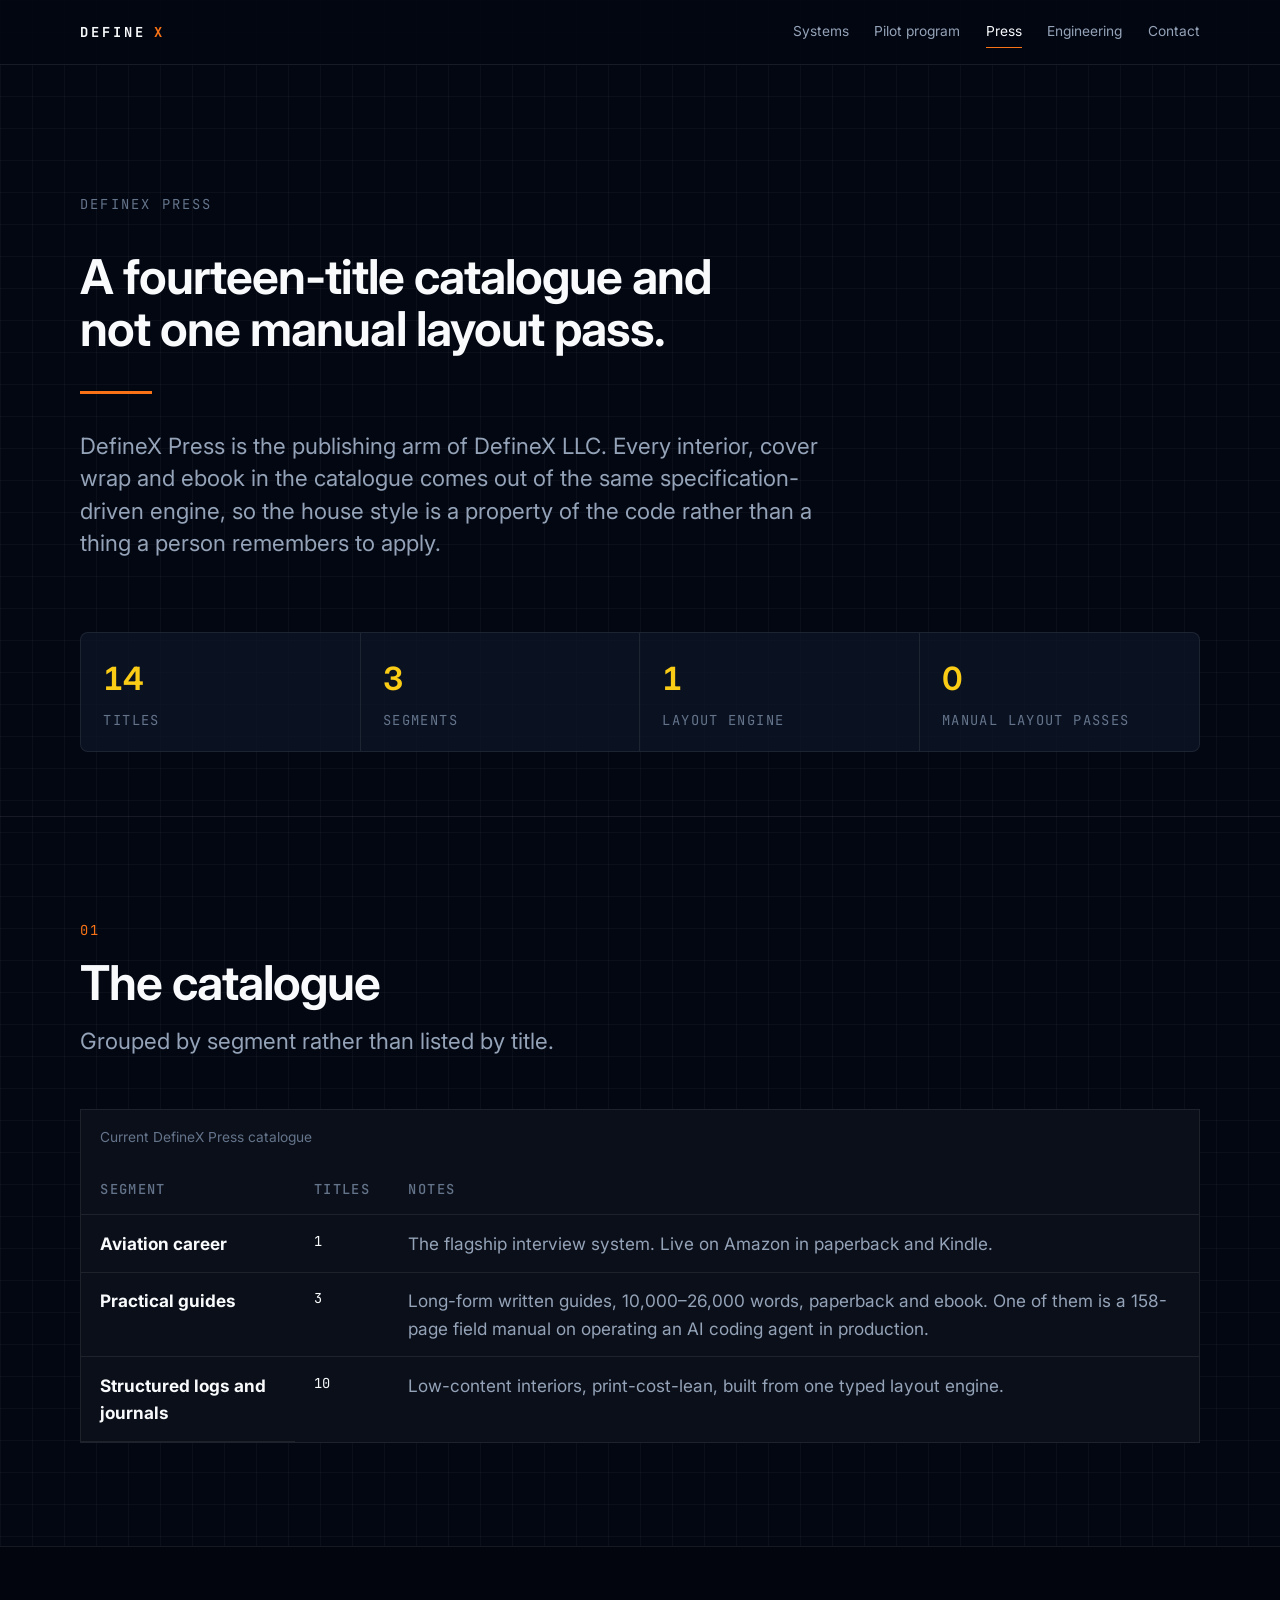
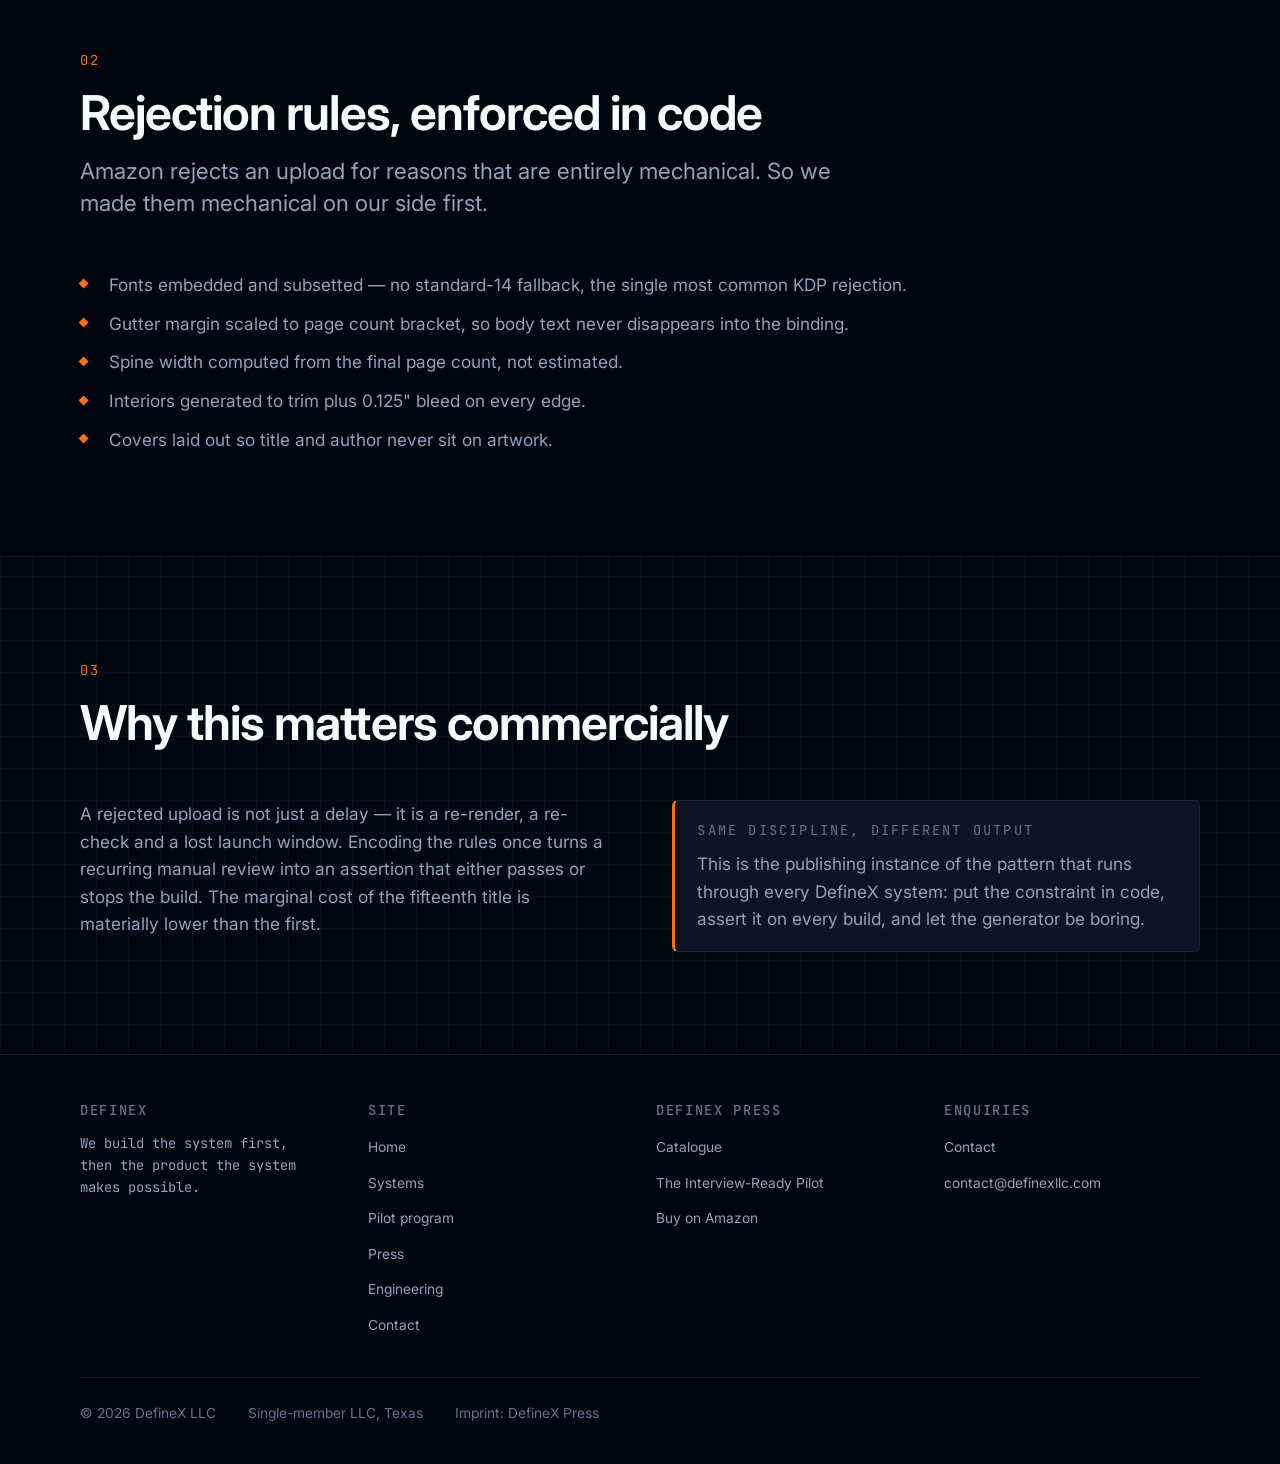
<file: press/index.html>
<!DOCTYPE html><html lang="en"><head><meta charset="utf-8"><meta name="viewport" content="width=device-width, initial-scale=1"><title>Press — DefineX LLC</title><meta name="description" content="DefineX Press is the publishing imprint of DefineX LLC: a fourteen-title catalogue produced by one typed layout engine, with Amazon rejection rules enforced in code."><link rel="canonical" href="https://definexllc.com/press"><meta name="generator" content="Astro v7.4.2"><meta property="og:type" content="website"><meta property="og:site_name" content="DefineX LLC"><meta property="og:title" content="Press — DefineX LLC"><meta property="og:description" content="DefineX Press is the publishing imprint of DefineX LLC: a fourteen-title catalogue produced by one typed layout engine, with Amazon rejection rules enforced in code."><meta property="og:url" content="https://definexllc.com/press"><meta name="twitter:card" content="summary_large_image"><link rel="icon" href="/favicon.svg" type="image/svg+xml"><link rel="preconnect" href="https://fonts.googleapis.com"><link rel="preconnect" href="https://fonts.gstatic.com" crossorigin><link href="https://fonts.googleapis.com/css2?family=Inter:wght@300;400;500;600;700&family=JetBrains+Mono:wght@400;500;600&display=swap" rel="stylesheet"><script type="application/ld+json">{"@context":"https://schema.org","@type":"Organization","name":"DefineX LLC","alternateName":"DefineX","url":"https://definexllc.com/","description":"An applied-AI studio that ships production agentic systems and the training products built on top of them.","subOrganization":{"@type":"Organization","name":"DefineX Press"}}</script><link rel="stylesheet" href="/_astro/Base.ByB0JRWY.css"><style id="inline-base">:root{--paper:#030712;--paper-raised:#0b0f19;--paper-sunk:#02050e;--ink:#f8fafc;--ink-soft:#94a3b8;--ink-faint:#64748b;--rule:#ffffff14;--rule-strong:#ffffff2e;--accent:#f97316;--accent-ink:#020617;--signal:#eab308;--measure:64ch;--gutter:clamp(1rem, 4vw, 3rem);--shell:76rem;--step--1:clamp(.8rem, .78rem + .1vw, .86rem);--step-0:clamp(1rem, .97rem + .15vw, 1.075rem);--step-1:clamp(1.2rem, 1.1rem + .4vw, 1.4rem);--step-2:clamp(1.5rem, 1.3rem + .9vw, 2rem);--step-3:clamp(1.95rem, 1.5rem + 2vw, 3rem);--step-4:clamp(2.4rem, 1.6rem + 3.6vw, 4.25rem);--sans:"Inter", ui-sans-serif, system-ui, -apple-system, "Segoe UI", Roboto, "Helvetica Neue", Arial, sans-serif;--mono:"JetBrains Mono", ui-monospace, "SFMono-Regular", "Cascadia Mono", "Segoe UI Mono", "Roboto Mono", Menlo, Consolas, monospace;color-scheme:dark}@media (prefers-color-scheme:dark){:root{--paper:#030712;--paper-raised:#0b0f19;--paper-sunk:#02050e;--ink:#f8fafc;--ink-soft:#94a3b8;--ink-faint:#64748b;--rule:#ffffff14;--rule-strong:#ffffff2e;--accent:#f97316;--accent-ink:#020617;--signal:#eab308;color-scheme:dark}}*,:before,:after{box-sizing:border-box}html{-webkit-text-size-adjust:100%;scroll-behavior:smooth}@media (prefers-reduced-motion:reduce){html{scroll-behavior:auto}*,:before,:after{transition-duration:.01ms!important;animation-duration:.01ms!important}}body{background-color:var(--paper);color:var(--ink);font-family:var(--sans);font-size:var(--step-0);-webkit-font-smoothing:antialiased;text-rendering:optimizelegibility;background-image:linear-gradient(90deg,#ffffff08 1px,#0000 1px),linear-gradient(#ffffff08 1px,#0000 1px);background-size:32px 32px;margin:0;line-height:1.6}h1,h2,h3,h4{letter-spacing:-.02em;text-wrap:balance;margin:0;font-weight:650;line-height:1.08}h1{font-size:var(--step-4)}h2{font-size:var(--step-3)}h3{font-size:var(--step-1);letter-spacing:-.01em}p{max-width:var(--measure);text-wrap:pretty;margin:0}a{color:inherit;text-decoration-color:var(--rule-strong);text-underline-offset:.2em;text-decoration-thickness:1px}a:hover{text-decoration-color:var(--accent)}:where(a,button,summary,input,textarea):focus-visible{outline:2px solid var(--accent);outline-offset:3px;border-radius:2px}ul,ol{margin:0;padding:0}li{list-style:none}.shell{width:100%;max-width:var(--shell);padding-inline:var(--gutter);margin-inline:auto}.skip-link{z-index:100;background:var(--accent);color:var(--accent-ink);padding:.6rem 1rem;position:absolute;top:0;left:-9999px}.skip-link:focus{left:0}.eyebrow{font-family:var(--mono);font-size:var(--step--1);letter-spacing:.16em;text-transform:uppercase;color:var(--ink-faint);margin:0}.lede{font-size:var(--step-1);color:var(--ink-soft);max-width:54ch;line-height:1.45}.prose{color:var(--ink-soft)}.mono{font-family:var(--mono);font-size:var(--step--1)}.masthead{z-index:20;-webkit-backdrop-filter:blur(12px);border-bottom:1px solid var(--rule);background:#030712d9;position:sticky;top:0}.masthead__inner{flex-wrap:wrap;justify-content:space-between;align-items:center;gap:1.5rem;min-height:4rem;padding-block:.5rem;display:flex}.wordmark{font-family:var(--mono);letter-spacing:.22em;text-transform:uppercase;font-weight:700;font-size:var(--step--1);align-items:baseline;gap:.5rem;text-decoration:none;display:inline-flex}.wordmark em{color:var(--accent);letter-spacing:.1em;font-style:normal}.nav{flex-wrap:wrap;align-items:center;gap:clamp(.75rem,2vw,1.6rem);display:flex}.nav a{font-size:var(--step--1);color:var(--ink-soft);border-bottom:1px solid #0000;padding-block:.25rem;text-decoration:none}.nav a:hover,.nav a[aria-current=page]{color:var(--ink);border-bottom-color:var(--accent)}.section{border-top:1px solid var(--rule);padding-block:clamp(3.5rem,8vw,7rem)}.section--flush{border-top:0}.section--sunk{background:var(--paper-sunk)}.section__head{gap:1rem;margin-bottom:clamp(2rem,4vw,3.25rem);display:grid}.section__index{font-family:var(--mono);font-size:var(--step--1);color:var(--accent);letter-spacing:.14em}.hero{gap:clamp(1.5rem,3vw,2.25rem);padding-block:clamp(3.5rem,10vw,8rem) clamp(2.5rem,6vw,4.5rem);display:grid}.hero h1{max-width:32ch}.hero__rule{background:var(--accent);border:0;width:4.5rem;height:3px;margin:0}.strip{border:1px solid var(--rule);-webkit-backdrop-filter:blur(8px);background:#0f172aa6;border-radius:8px;grid-template-columns:repeat(auto-fit,minmax(10rem,1fr));display:grid;overflow:hidden}.strip__cell{border-right:1px solid var(--rule);padding:1.25rem 1.4rem}.strip__cell:last-child{border-right:0}.strip__value{font-size:var(--step-2);letter-spacing:-.03em;font-variant-numeric:tabular-nums;color:#facc15;font-weight:650;display:block}.strip__label{font-family:var(--mono);font-size:var(--step--1);text-transform:uppercase;letter-spacing:.1em;color:var(--ink-faint);margin-top:.3rem;display:block}@media (width<=40rem){.strip__cell{border-right:0;border-bottom:1px solid var(--rule)}.strip__cell:last-child{border-bottom:0}}.grid{background:0 0;border:0;gap:1.25rem;display:grid}.grid--2{grid-template-columns:repeat(auto-fit,minmax(min(100%,22rem),1fr))}.grid--3{grid-template-columns:repeat(auto-fit,minmax(min(100%,17rem),1fr))}.card{-webkit-backdrop-filter:blur(8px);border:1px solid var(--rule);background:#0f172ab3;border-radius:8px;align-content:start;gap:.85rem;padding:clamp(1.4rem,3vw,2rem);transition:border-color .2s,transform .2s,box-shadow .2s;display:grid}.card:hover{border-color:#f9731673;transform:translateY(-2px);box-shadow:0 8px 24px -4px #eab30829}.card__role{font-family:var(--mono);font-size:var(--step--1);color:#eab308;letter-spacing:.04em}.card__surface{font-family:var(--mono);font-size:var(--step--1);color:var(--ink-faint);border-top:1px solid var(--rule);margin-top:.3rem;padding-top:.85rem}.ticks{gap:.7rem;display:grid}.ticks li{color:var(--ink-soft);grid-template-columns:1.1rem 1fr;gap:.7rem;display:grid}.ticks li:before{content:"";background:var(--accent);width:.45rem;height:.45rem;margin-top:.55em;transform:rotate(45deg)}.numbered{counter-reset:step;gap:1.5rem;display:grid}.numbered>li{counter-increment:step;gap:.4rem;display:grid}.numbered>li:before{content:counter(step, decimal-leading-zero);font-family:var(--mono);font-size:var(--step--1);color:var(--accent);letter-spacing:.1em}.table-wrap{border:1px solid var(--rule);background:var(--paper-raised);overflow-x:auto}table{border-collapse:collapse;width:100%;font-size:var(--step-0)}caption{text-align:left;color:var(--ink-faint);font-size:var(--step--1);padding:1rem 1.2rem}th,td{text-align:left;border-bottom:1px solid var(--rule);vertical-align:top;padding:.9rem 1.2rem}thead th{font-family:var(--mono);font-size:var(--step--1);text-transform:uppercase;letter-spacing:.1em;color:var(--ink-faint);font-weight:500}tbody tr:last-child td{border-bottom:0}.tier{-webkit-backdrop-filter:blur(8px);border:1px solid var(--rule);background:#0f172ab3;border-radius:8px;align-content:start;gap:1rem;padding:clamp(1.5rem,3vw,2.1rem);display:grid}.tier--recommended{box-shadow:0 0 25px #f9731638, inset 3px 0 0 var(--accent);border-color:#f9731699}.tier__flag{min-height:1.75rem}.tier__price{font-size:var(--step-2);letter-spacing:-.03em;color:#fff;font-weight:650}.tier__price[data-unset=true]{font-size:var(--step-1);color:var(--ink-faint);letter-spacing:0}.badge{font-family:var(--mono);font-size:var(--step--1);text-transform:uppercase;letter-spacing:.12em;color:#facc15;background:#eab3081f;border:1px solid #eab30859;border-radius:4px;padding:.2rem .6rem;display:inline-block}.callout{border-left:3px solid var(--accent);border-top:1px solid var(--rule);border-right:1px solid var(--rule);border-bottom:1px solid var(--rule);background:#0f172acc;border-radius:6px;gap:.6rem;padding:1.1rem 1.4rem;display:grid}.btn-row{flex-wrap:wrap;gap:.9rem;display:flex}.btn{font-size:var(--step-0);border:1px solid var(--accent);background:var(--accent);color:var(--accent-ink);border-radius:6px;align-items:center;gap:.5rem;padding:.75rem 1.5rem;font-weight:600;text-decoration:none;transition:all .15s;display:inline-flex}.btn:hover{opacity:1;background:#fb923c;border-color:#fb923c;box-shadow:0 0 16px #f9731673}.btn--ghost{color:var(--ink);background:#ffffff0a;border:1px solid #ffffff2e;border-radius:6px}.btn--ghost:hover{border-color:var(--accent);color:#facc15;opacity:1;background:#f973161a}.field{gap:.4rem;display:grid}.field label{font-size:var(--step--1);font-weight:550}.field input,.field textarea{font:inherit;font-size:var(--step-0);color:var(--ink);background:var(--paper-raised);border:1px solid var(--rule-strong);width:100%;padding:.7rem .85rem}.field textarea{resize:vertical;min-height:9rem}.footer{border-top:1px solid var(--rule);background:var(--paper-sunk);padding-block:3rem 2.5rem}.footer__grid{grid-template-columns:repeat(auto-fit,minmax(min(100%,14rem),1fr));gap:2rem;display:grid}.footer h2{font-family:var(--mono);font-size:var(--step--1);text-transform:uppercase;letter-spacing:.12em;color:var(--ink-faint);margin-bottom:.9rem;font-weight:500}.footer ul{gap:.5rem;display:grid}.footer a{font-size:var(--step--1);color:var(--ink-soft);text-decoration:none}.footer a:hover{color:var(--ink);text-decoration:underline}.footer__legal{border-top:1px solid var(--rule);font-size:var(--step--1);color:var(--ink-faint);flex-wrap:wrap;gap:.75rem 2rem;margin-top:2.5rem;padding-top:1.5rem;display:flex}.stack{gap:clamp(1rem,2vw,1.5rem);display:grid}.stack--tight{gap:.75rem}.split{grid-template-columns:repeat(auto-fit,minmax(min(100%,20rem),1fr));align-items:start;gap:clamp(2rem,5vw,4rem);display:grid}.visually-hidden{clip-path:inset(50%);white-space:nowrap;width:1px;height:1px;margin:-1px;padding:0;position:absolute;overflow:hidden}
</style></head><body><a class="skip-link" href="#main">Skip to content</a><header class="masthead"><div class="shell masthead__inner"><a class="wordmark" href="/" aria-label="DefineX LLC home">Define<em>X</em></a><nav class="nav" aria-label="Primary"><a href="/systems">Systems</a><a href="/pilot-program">Pilot program</a><a href="/press" aria-current="page">Press</a><a href="/engineering">Engineering</a><a href="/contact">Contact</a></nav></div></header><main id="main"><div class="shell hero"><p class="eyebrow">DefineX Press</p><h1 style="font-size: var(--step-3);">A fourteen-title catalogue and not one manual layout pass.</h1><hr class="hero__rule"><p class="lede">DefineX Press is the publishing arm of DefineX LLC. Every interior, cover wrap and ebook in the catalogue comes out of the same specification-driven engine, so the house style is a property of the code rather than a thing a person remembers to apply.</p></div><div class="shell" style="padding-bottom: clamp(2.5rem, 6vw, 4rem);"><figure class="strip" role="group" aria-label="Catalogue at a glance" style="margin: 0;"><div class="strip__cell"><span class="strip__value">14</span><span class="strip__label">Titles</span></div><div class="strip__cell"><span class="strip__value">3</span><span class="strip__label">Segments</span></div><div class="strip__cell"><span class="strip__value">1</span><span class="strip__label">Layout engine</span></div><div class="strip__cell"><span class="strip__value">0</span><span class="strip__label">Manual layout passes</span></div></figure></div><section class="section"><div class="shell"><div class="section__head"><p class="section__index">01</p><h2>The catalogue</h2><p class="lede">Grouped by segment rather than listed by title.</p></div><div class="table-wrap"><table><caption>Current DefineX Press catalogue</caption><thead><tr><th scope="col">Segment</th><th scope="col">Titles</th><th scope="col">Notes</th></tr></thead><tbody><tr><th scope="row">Aviation career</th><td class="mono">1</td><td class="prose">The flagship interview system. Live on Amazon in paperback and Kindle.</td></tr><tr><th scope="row">Practical guides</th><td class="mono">3</td><td class="prose">Long-form written guides, 10,000–26,000 words, paperback and ebook. One of them is a 158-page field manual on operating an AI coding agent in production.</td></tr><tr><th scope="row">Structured logs and journals</th><td class="mono">10</td><td class="prose">Low-content interiors, print-cost-lean, built from one typed layout engine.</td></tr></tbody></table></div></div></section><section class="section section--sunk"><div class="shell"><div class="section__head"><p class="section__index">02</p><h2>Rejection rules, enforced in code</h2><p class="lede">Amazon rejects an upload for reasons that are entirely mechanical. So we made them mechanical on our side first.</p></div><ul class="ticks"><li>Fonts embedded and subsetted — no standard-14 fallback, the single most common KDP rejection.</li><li>Gutter margin scaled to page count bracket, so body text never disappears into the binding.</li><li>Spine width computed from the final page count, not estimated.</li><li>Interiors generated to trim plus 0.125&quot; bleed on every edge.</li><li>Covers laid out so title and author never sit on artwork.</li></ul></div></section><section class="section"><div class="shell"><div class="section__head"><p class="section__index">03</p><h2>Why this matters commercially</h2></div><div class="split"><p class="prose">A rejected upload is not just a delay — it is a re-render, a re-check and a lost launch window. Encoding the rules once turns a recurring manual review into an assertion that either passes or stops the build. The marginal cost of the fifteenth title is materially lower than the first.</p><div class="callout"><p class="eyebrow">Same discipline, different output</p><p class="prose">This is the publishing instance of the pattern that runs through every DefineX system: put the constraint in code, assert it on every build, and let the generator be boring.</p></div></div></div></section></main><footer class="footer"><div class="shell"><div class="footer__grid"><div><h2>DefineX</h2><p class="prose mono">We build the system first, then the product the system makes possible.</p></div><nav aria-label="Footer"><h2>Site</h2><ul><li><a href="/">Home</a></li><li><a href="/systems">Systems</a></li><li><a href="/pilot-program">Pilot program</a></li><li><a href="/press">Press</a></li><li><a href="/engineering">Engineering</a></li><li><a href="/contact">Contact</a></li></ul></nav><div><h2>DefineX Press</h2><ul><li><a href="/press">Catalogue</a></li><li><a href="/pilot-program">The Interview-Ready Pilot</a></li><li><a href="https://www.amazon.com/dp/B0GX33TKL5" rel="noopener noreferrer nofollow" target="_blank">Buy on Amazon</a></li></ul></div><div><h2>Enquiries</h2><ul><li><a href="/contact">Contact</a></li><li><a href="mailto:contact@definexllc.com">contact@definexllc.com</a></li></ul></div></div><div class="footer__legal"><span>&copy; 2026 DefineX LLC</span><span>Single-member LLC, Texas</span><span>Imprint: DefineX Press</span></div></div></footer></body></html>
</file>
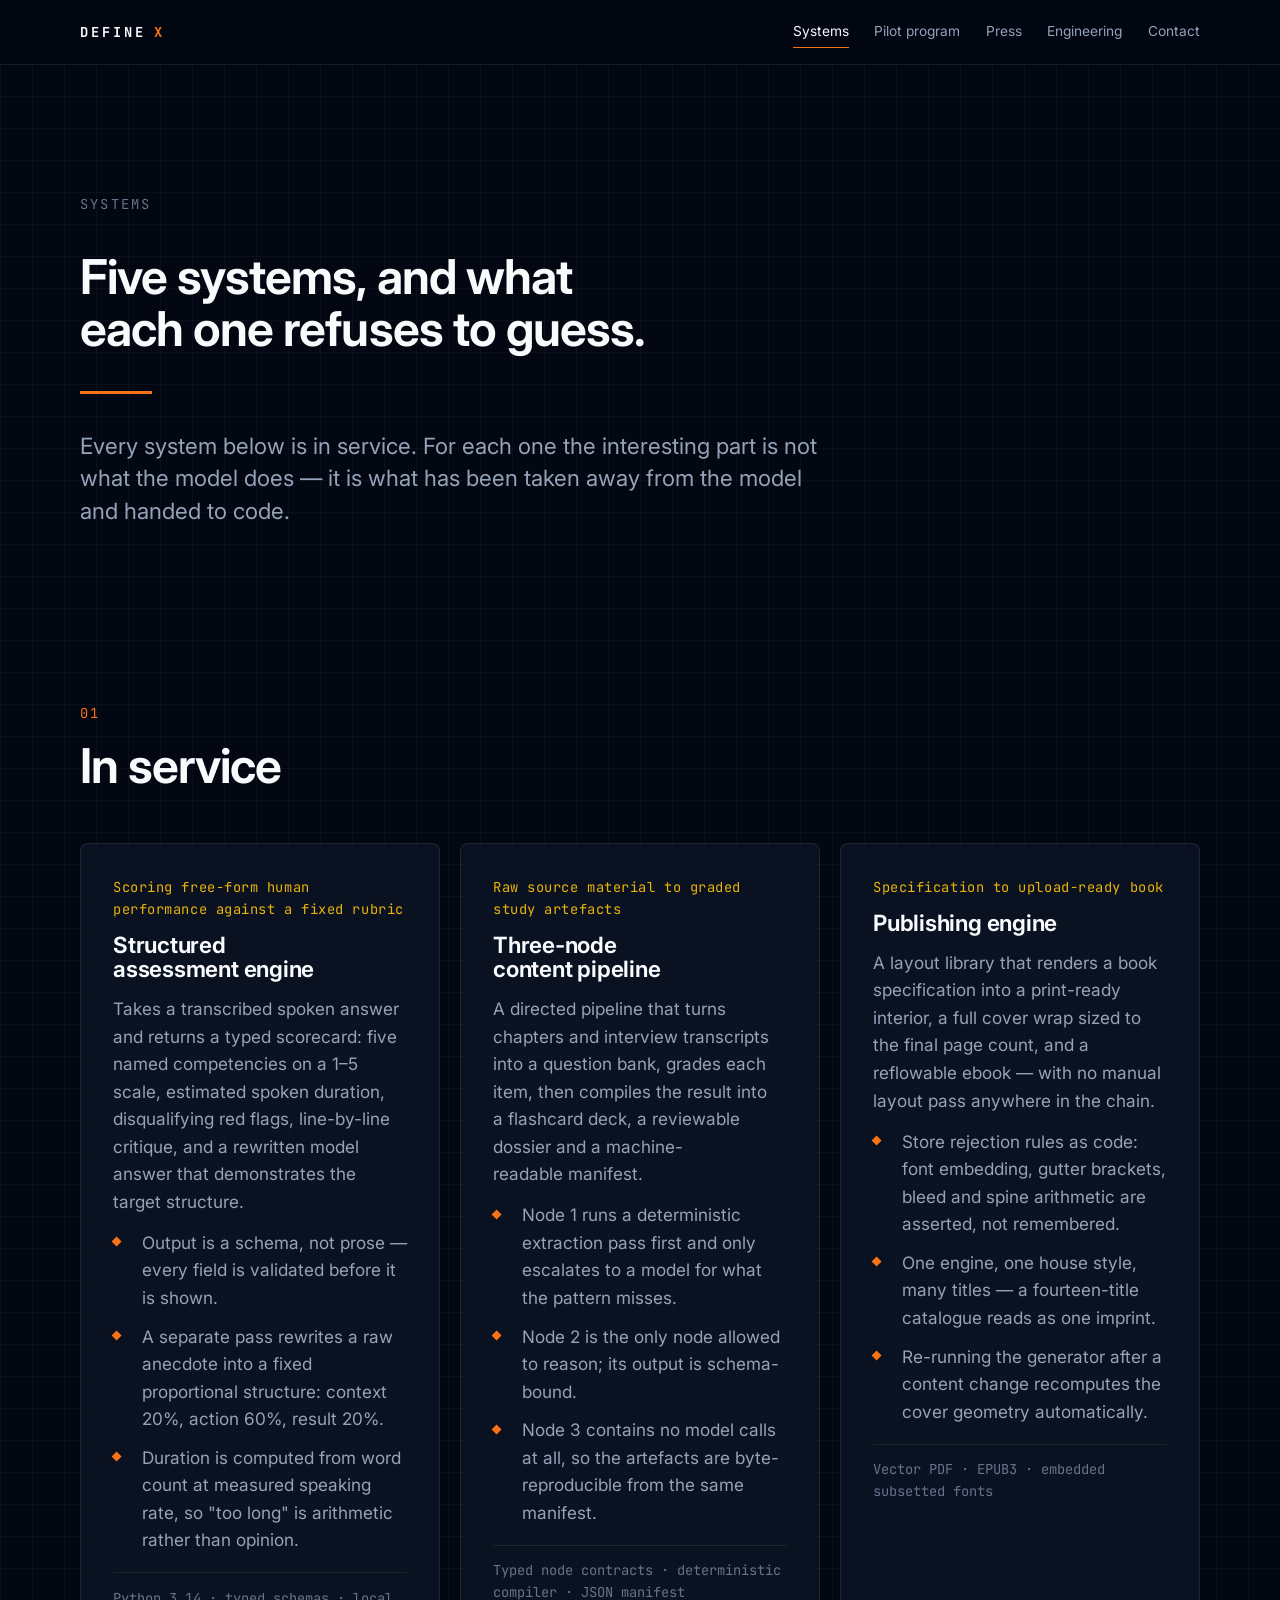
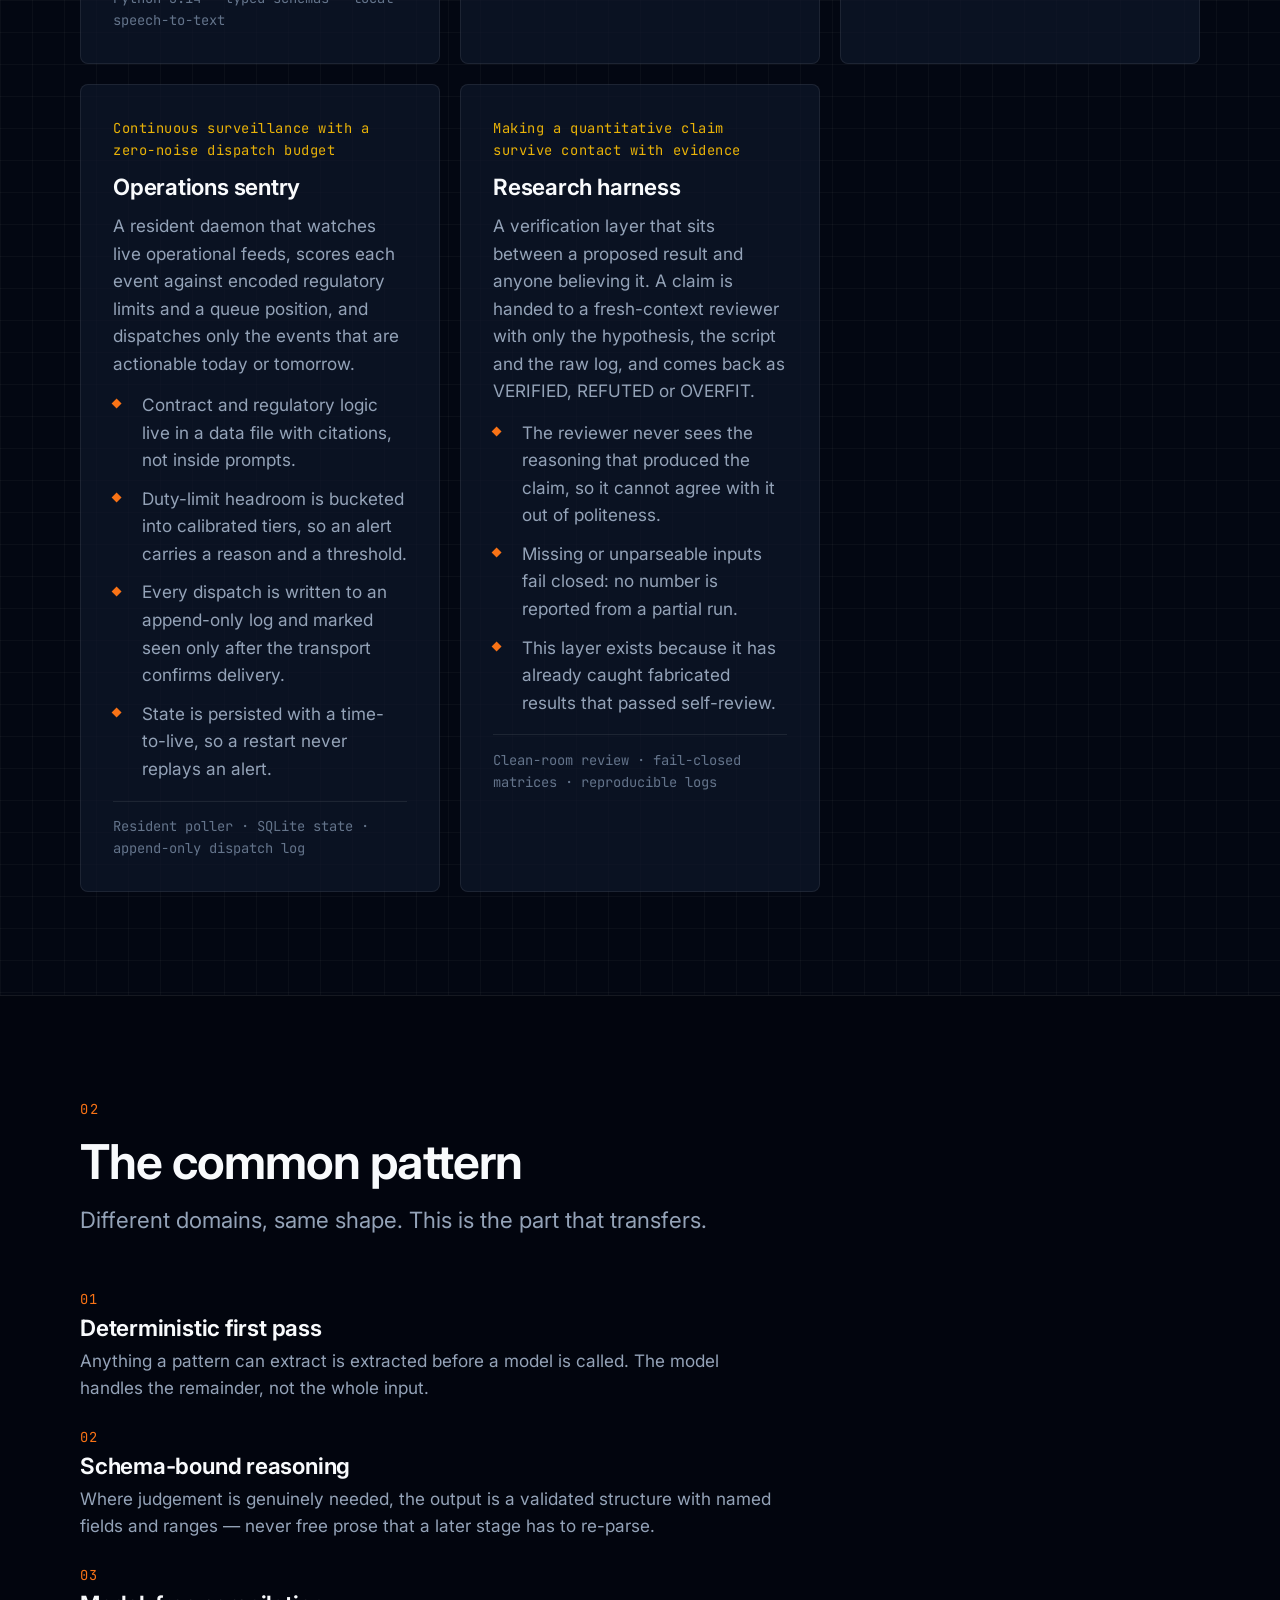
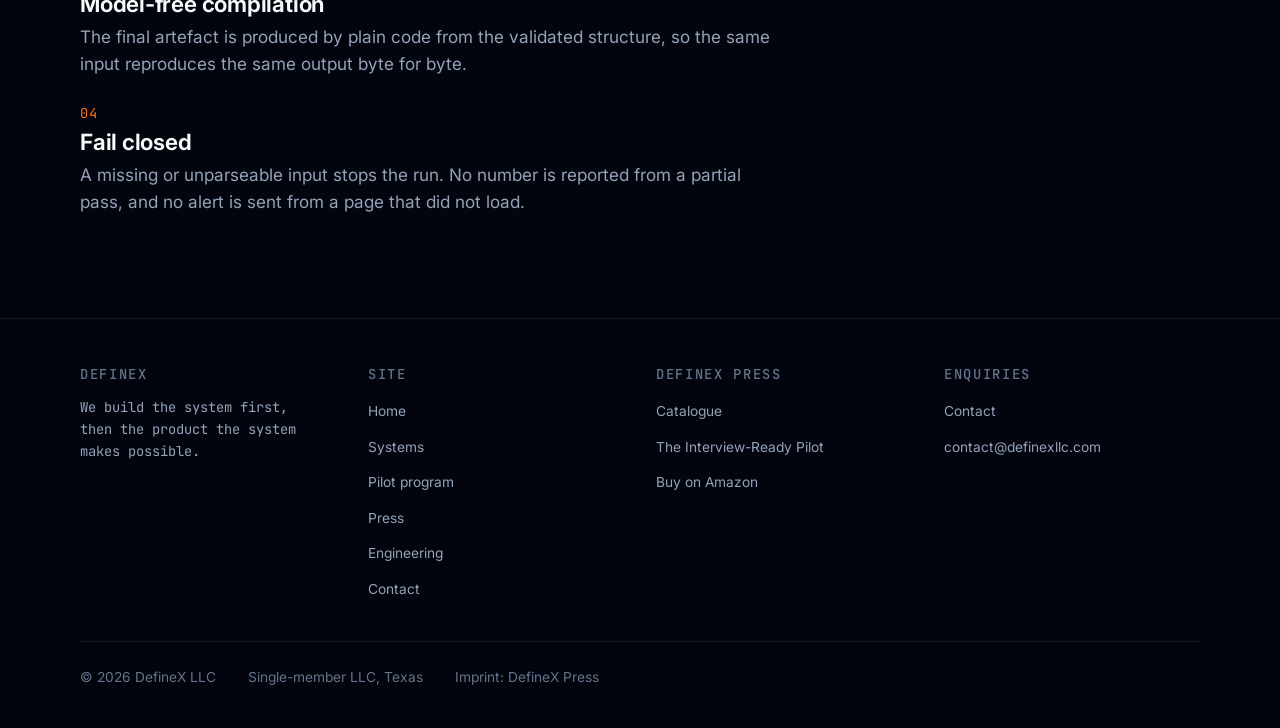
<file: systems/index.html>
<!DOCTYPE html><html lang="en"><head><meta charset="utf-8"><meta name="viewport" content="width=device-width, initial-scale=1"><title>Systems — DefineX LLC</title><meta name="description" content="The five production systems DefineX LLC has built and runs: structured assessment, a three-node content pipeline, a publishing engine, an operations sentry and a research harness."><link rel="canonical" href="https://definexllc.com/systems"><meta name="generator" content="Astro v7.4.2"><meta property="og:type" content="website"><meta property="og:site_name" content="DefineX LLC"><meta property="og:title" content="Systems — DefineX LLC"><meta property="og:description" content="The five production systems DefineX LLC has built and runs: structured assessment, a three-node content pipeline, a publishing engine, an operations sentry and a research harness."><meta property="og:url" content="https://definexllc.com/systems"><meta name="twitter:card" content="summary_large_image"><link rel="icon" href="/favicon.svg" type="image/svg+xml"><link rel="preconnect" href="https://fonts.googleapis.com"><link rel="preconnect" href="https://fonts.gstatic.com" crossorigin><link href="https://fonts.googleapis.com/css2?family=Inter:wght@300;400;500;600;700&family=JetBrains+Mono:wght@400;500;600&display=swap" rel="stylesheet"><script type="application/ld+json">{"@context":"https://schema.org","@type":"Organization","name":"DefineX LLC","alternateName":"DefineX","url":"https://definexllc.com/","description":"An applied-AI studio that ships production agentic systems and the training products built on top of them.","subOrganization":{"@type":"Organization","name":"DefineX Press"}}</script><link rel="stylesheet" href="/_astro/Base.ByB0JRWY.css"><style id="inline-base">:root{--paper:#030712;--paper-raised:#0b0f19;--paper-sunk:#02050e;--ink:#f8fafc;--ink-soft:#94a3b8;--ink-faint:#64748b;--rule:#ffffff14;--rule-strong:#ffffff2e;--accent:#f97316;--accent-ink:#020617;--signal:#eab308;--measure:64ch;--gutter:clamp(1rem, 4vw, 3rem);--shell:76rem;--step--1:clamp(.8rem, .78rem + .1vw, .86rem);--step-0:clamp(1rem, .97rem + .15vw, 1.075rem);--step-1:clamp(1.2rem, 1.1rem + .4vw, 1.4rem);--step-2:clamp(1.5rem, 1.3rem + .9vw, 2rem);--step-3:clamp(1.95rem, 1.5rem + 2vw, 3rem);--step-4:clamp(2.4rem, 1.6rem + 3.6vw, 4.25rem);--sans:"Inter", ui-sans-serif, system-ui, -apple-system, "Segoe UI", Roboto, "Helvetica Neue", Arial, sans-serif;--mono:"JetBrains Mono", ui-monospace, "SFMono-Regular", "Cascadia Mono", "Segoe UI Mono", "Roboto Mono", Menlo, Consolas, monospace;color-scheme:dark}@media (prefers-color-scheme:dark){:root{--paper:#030712;--paper-raised:#0b0f19;--paper-sunk:#02050e;--ink:#f8fafc;--ink-soft:#94a3b8;--ink-faint:#64748b;--rule:#ffffff14;--rule-strong:#ffffff2e;--accent:#f97316;--accent-ink:#020617;--signal:#eab308;color-scheme:dark}}*,:before,:after{box-sizing:border-box}html{-webkit-text-size-adjust:100%;scroll-behavior:smooth}@media (prefers-reduced-motion:reduce){html{scroll-behavior:auto}*,:before,:after{transition-duration:.01ms!important;animation-duration:.01ms!important}}body{background-color:var(--paper);color:var(--ink);font-family:var(--sans);font-size:var(--step-0);-webkit-font-smoothing:antialiased;text-rendering:optimizelegibility;background-image:linear-gradient(90deg,#ffffff08 1px,#0000 1px),linear-gradient(#ffffff08 1px,#0000 1px);background-size:32px 32px;margin:0;line-height:1.6}h1,h2,h3,h4{letter-spacing:-.02em;text-wrap:balance;margin:0;font-weight:650;line-height:1.08}h1{font-size:var(--step-4)}h2{font-size:var(--step-3)}h3{font-size:var(--step-1);letter-spacing:-.01em}p{max-width:var(--measure);text-wrap:pretty;margin:0}a{color:inherit;text-decoration-color:var(--rule-strong);text-underline-offset:.2em;text-decoration-thickness:1px}a:hover{text-decoration-color:var(--accent)}:where(a,button,summary,input,textarea):focus-visible{outline:2px solid var(--accent);outline-offset:3px;border-radius:2px}ul,ol{margin:0;padding:0}li{list-style:none}.shell{width:100%;max-width:var(--shell);padding-inline:var(--gutter);margin-inline:auto}.skip-link{z-index:100;background:var(--accent);color:var(--accent-ink);padding:.6rem 1rem;position:absolute;top:0;left:-9999px}.skip-link:focus{left:0}.eyebrow{font-family:var(--mono);font-size:var(--step--1);letter-spacing:.16em;text-transform:uppercase;color:var(--ink-faint);margin:0}.lede{font-size:var(--step-1);color:var(--ink-soft);max-width:54ch;line-height:1.45}.prose{color:var(--ink-soft)}.mono{font-family:var(--mono);font-size:var(--step--1)}.masthead{z-index:20;-webkit-backdrop-filter:blur(12px);border-bottom:1px solid var(--rule);background:#030712d9;position:sticky;top:0}.masthead__inner{flex-wrap:wrap;justify-content:space-between;align-items:center;gap:1.5rem;min-height:4rem;padding-block:.5rem;display:flex}.wordmark{font-family:var(--mono);letter-spacing:.22em;text-transform:uppercase;font-weight:700;font-size:var(--step--1);align-items:baseline;gap:.5rem;text-decoration:none;display:inline-flex}.wordmark em{color:var(--accent);letter-spacing:.1em;font-style:normal}.nav{flex-wrap:wrap;align-items:center;gap:clamp(.75rem,2vw,1.6rem);display:flex}.nav a{font-size:var(--step--1);color:var(--ink-soft);border-bottom:1px solid #0000;padding-block:.25rem;text-decoration:none}.nav a:hover,.nav a[aria-current=page]{color:var(--ink);border-bottom-color:var(--accent)}.section{border-top:1px solid var(--rule);padding-block:clamp(3.5rem,8vw,7rem)}.section--flush{border-top:0}.section--sunk{background:var(--paper-sunk)}.section__head{gap:1rem;margin-bottom:clamp(2rem,4vw,3.25rem);display:grid}.section__index{font-family:var(--mono);font-size:var(--step--1);color:var(--accent);letter-spacing:.14em}.hero{gap:clamp(1.5rem,3vw,2.25rem);padding-block:clamp(3.5rem,10vw,8rem) clamp(2.5rem,6vw,4.5rem);display:grid}.hero h1{max-width:32ch}.hero__rule{background:var(--accent);border:0;width:4.5rem;height:3px;margin:0}.strip{border:1px solid var(--rule);-webkit-backdrop-filter:blur(8px);background:#0f172aa6;border-radius:8px;grid-template-columns:repeat(auto-fit,minmax(10rem,1fr));display:grid;overflow:hidden}.strip__cell{border-right:1px solid var(--rule);padding:1.25rem 1.4rem}.strip__cell:last-child{border-right:0}.strip__value{font-size:var(--step-2);letter-spacing:-.03em;font-variant-numeric:tabular-nums;color:#facc15;font-weight:650;display:block}.strip__label{font-family:var(--mono);font-size:var(--step--1);text-transform:uppercase;letter-spacing:.1em;color:var(--ink-faint);margin-top:.3rem;display:block}@media (width<=40rem){.strip__cell{border-right:0;border-bottom:1px solid var(--rule)}.strip__cell:last-child{border-bottom:0}}.grid{background:0 0;border:0;gap:1.25rem;display:grid}.grid--2{grid-template-columns:repeat(auto-fit,minmax(min(100%,22rem),1fr))}.grid--3{grid-template-columns:repeat(auto-fit,minmax(min(100%,17rem),1fr))}.card{-webkit-backdrop-filter:blur(8px);border:1px solid var(--rule);background:#0f172ab3;border-radius:8px;align-content:start;gap:.85rem;padding:clamp(1.4rem,3vw,2rem);transition:border-color .2s,transform .2s,box-shadow .2s;display:grid}.card:hover{border-color:#f9731673;transform:translateY(-2px);box-shadow:0 8px 24px -4px #eab30829}.card__role{font-family:var(--mono);font-size:var(--step--1);color:#eab308;letter-spacing:.04em}.card__surface{font-family:var(--mono);font-size:var(--step--1);color:var(--ink-faint);border-top:1px solid var(--rule);margin-top:.3rem;padding-top:.85rem}.ticks{gap:.7rem;display:grid}.ticks li{color:var(--ink-soft);grid-template-columns:1.1rem 1fr;gap:.7rem;display:grid}.ticks li:before{content:"";background:var(--accent);width:.45rem;height:.45rem;margin-top:.55em;transform:rotate(45deg)}.numbered{counter-reset:step;gap:1.5rem;display:grid}.numbered>li{counter-increment:step;gap:.4rem;display:grid}.numbered>li:before{content:counter(step, decimal-leading-zero);font-family:var(--mono);font-size:var(--step--1);color:var(--accent);letter-spacing:.1em}.table-wrap{border:1px solid var(--rule);background:var(--paper-raised);overflow-x:auto}table{border-collapse:collapse;width:100%;font-size:var(--step-0)}caption{text-align:left;color:var(--ink-faint);font-size:var(--step--1);padding:1rem 1.2rem}th,td{text-align:left;border-bottom:1px solid var(--rule);vertical-align:top;padding:.9rem 1.2rem}thead th{font-family:var(--mono);font-size:var(--step--1);text-transform:uppercase;letter-spacing:.1em;color:var(--ink-faint);font-weight:500}tbody tr:last-child td{border-bottom:0}.tier{-webkit-backdrop-filter:blur(8px);border:1px solid var(--rule);background:#0f172ab3;border-radius:8px;align-content:start;gap:1rem;padding:clamp(1.5rem,3vw,2.1rem);display:grid}.tier--recommended{box-shadow:0 0 25px #f9731638, inset 3px 0 0 var(--accent);border-color:#f9731699}.tier__flag{min-height:1.75rem}.tier__price{font-size:var(--step-2);letter-spacing:-.03em;color:#fff;font-weight:650}.tier__price[data-unset=true]{font-size:var(--step-1);color:var(--ink-faint);letter-spacing:0}.badge{font-family:var(--mono);font-size:var(--step--1);text-transform:uppercase;letter-spacing:.12em;color:#facc15;background:#eab3081f;border:1px solid #eab30859;border-radius:4px;padding:.2rem .6rem;display:inline-block}.callout{border-left:3px solid var(--accent);border-top:1px solid var(--rule);border-right:1px solid var(--rule);border-bottom:1px solid var(--rule);background:#0f172acc;border-radius:6px;gap:.6rem;padding:1.1rem 1.4rem;display:grid}.btn-row{flex-wrap:wrap;gap:.9rem;display:flex}.btn{font-size:var(--step-0);border:1px solid var(--accent);background:var(--accent);color:var(--accent-ink);border-radius:6px;align-items:center;gap:.5rem;padding:.75rem 1.5rem;font-weight:600;text-decoration:none;transition:all .15s;display:inline-flex}.btn:hover{opacity:1;background:#fb923c;border-color:#fb923c;box-shadow:0 0 16px #f9731673}.btn--ghost{color:var(--ink);background:#ffffff0a;border:1px solid #ffffff2e;border-radius:6px}.btn--ghost:hover{border-color:var(--accent);color:#facc15;opacity:1;background:#f973161a}.field{gap:.4rem;display:grid}.field label{font-size:var(--step--1);font-weight:550}.field input,.field textarea{font:inherit;font-size:var(--step-0);color:var(--ink);background:var(--paper-raised);border:1px solid var(--rule-strong);width:100%;padding:.7rem .85rem}.field textarea{resize:vertical;min-height:9rem}.footer{border-top:1px solid var(--rule);background:var(--paper-sunk);padding-block:3rem 2.5rem}.footer__grid{grid-template-columns:repeat(auto-fit,minmax(min(100%,14rem),1fr));gap:2rem;display:grid}.footer h2{font-family:var(--mono);font-size:var(--step--1);text-transform:uppercase;letter-spacing:.12em;color:var(--ink-faint);margin-bottom:.9rem;font-weight:500}.footer ul{gap:.5rem;display:grid}.footer a{font-size:var(--step--1);color:var(--ink-soft);text-decoration:none}.footer a:hover{color:var(--ink);text-decoration:underline}.footer__legal{border-top:1px solid var(--rule);font-size:var(--step--1);color:var(--ink-faint);flex-wrap:wrap;gap:.75rem 2rem;margin-top:2.5rem;padding-top:1.5rem;display:flex}.stack{gap:clamp(1rem,2vw,1.5rem);display:grid}.stack--tight{gap:.75rem}.split{grid-template-columns:repeat(auto-fit,minmax(min(100%,20rem),1fr));align-items:start;gap:clamp(2rem,5vw,4rem);display:grid}.visually-hidden{clip-path:inset(50%);white-space:nowrap;width:1px;height:1px;margin:-1px;padding:0;position:absolute;overflow:hidden}
</style></head><body><a class="skip-link" href="#main">Skip to content</a><header class="masthead"><div class="shell masthead__inner"><a class="wordmark" href="/" aria-label="DefineX LLC home">Define<em>X</em></a><nav class="nav" aria-label="Primary"><a href="/systems" aria-current="page">Systems</a><a href="/pilot-program">Pilot program</a><a href="/press">Press</a><a href="/engineering">Engineering</a><a href="/contact">Contact</a></nav></div></header><main id="main"><div class="shell hero"><p class="eyebrow">Systems</p><h1 style="font-size: var(--step-3);">Five systems, and what each one refuses to guess.</h1><hr class="hero__rule"><p class="lede">Every system below is in service. For each one the interesting part is not what the model does — it is what has been taken away from the model and handed to code.</p></div><section class="section section--flush"><div class="shell"><div class="section__head"><p class="section__index">01</p><h2>In service</h2></div><div class="grid grid--2"><article class="card" id="assessment-engine"><p class="card__role">Scoring free-form human performance against a fixed rubric</p><h3>Structured assessment engine</h3><p class="prose">Takes a transcribed spoken answer and returns a typed scorecard: five named competencies on a 1–5 scale, estimated spoken duration, disqualifying red flags, line-by-line critique, and a rewritten model answer that demonstrates the target structure.</p><ul class="ticks"><li>Output is a schema, not prose — every field is validated before it is shown.</li><li>A separate pass rewrites a raw anecdote into a fixed proportional structure: context 20%, action 60%, result 20%.</li><li>Duration is computed from word count at measured speaking rate, so &quot;too long&quot; is arithmetic rather than opinion.</li></ul><p class="card__surface">Python 3.14 · typed schemas · local speech-to-text</p></article><article class="card" id="content-pipeline"><p class="card__role">Raw source material to graded study artefacts</p><h3>Three-node content pipeline</h3><p class="prose">A directed pipeline that turns chapters and interview transcripts into a question bank, grades each item, then compiles the result into a flashcard deck, a reviewable dossier and a machine-readable manifest.</p><ul class="ticks"><li>Node 1 runs a deterministic extraction pass first and only escalates to a model for what the pattern misses.</li><li>Node 2 is the only node allowed to reason; its output is schema-bound.</li><li>Node 3 contains no model calls at all, so the artefacts are byte-reproducible from the same manifest.</li></ul><p class="card__surface">Typed node contracts · deterministic compiler · JSON manifest</p></article><article class="card" id="publishing-engine"><p class="card__role">Specification to upload-ready book</p><h3>Publishing engine</h3><p class="prose">A layout library that renders a book specification into a print-ready interior, a full cover wrap sized to the final page count, and a reflowable ebook — with no manual layout pass anywhere in the chain.</p><ul class="ticks"><li>Store rejection rules as code: font embedding, gutter brackets, bleed and spine arithmetic are asserted, not remembered.</li><li>One engine, one house style, many titles — a fourteen-title catalogue reads as one imprint.</li><li>Re-running the generator after a content change recomputes the cover geometry automatically.</li></ul><p class="card__surface">Vector PDF · EPUB3 · embedded subsetted fonts</p></article><article class="card" id="operations-sentry"><p class="card__role">Continuous surveillance with a zero-noise dispatch budget</p><h3>Operations sentry</h3><p class="prose">A resident daemon that watches live operational feeds, scores each event against encoded regulatory limits and a queue position, and dispatches only the events that are actionable today or tomorrow.</p><ul class="ticks"><li>Contract and regulatory logic live in a data file with citations, not inside prompts.</li><li>Duty-limit headroom is bucketed into calibrated tiers, so an alert carries a reason and a threshold.</li><li>Every dispatch is written to an append-only log and marked seen only after the transport confirms delivery.</li><li>State is persisted with a time-to-live, so a restart never replays an alert.</li></ul><p class="card__surface">Resident poller · SQLite state · append-only dispatch log</p></article><article class="card" id="research-harness"><p class="card__role">Making a quantitative claim survive contact with evidence</p><h3>Research harness</h3><p class="prose">A verification layer that sits between a proposed result and anyone believing it. A claim is handed to a fresh-context reviewer with only the hypothesis, the script and the raw log, and comes back as VERIFIED, REFUTED or OVERFIT.</p><ul class="ticks"><li>The reviewer never sees the reasoning that produced the claim, so it cannot agree with it out of politeness.</li><li>Missing or unparseable inputs fail closed: no number is reported from a partial run.</li><li>This layer exists because it has already caught fabricated results that passed self-review.</li></ul><p class="card__surface">Clean-room review · fail-closed matrices · reproducible logs</p></article></div></div></section><section class="section section--sunk"><div class="shell"><div class="section__head"><p class="section__index">02</p><h2>The common pattern</h2><p class="lede">Different domains, same shape. This is the part that transfers.</p></div><ol class="numbered"><li><h3>Deterministic first pass</h3><p class="prose">Anything a pattern can extract is extracted before a model is called. The model handles the remainder, not the whole input.</p></li><li><h3>Schema-bound reasoning</h3><p class="prose">Where judgement is genuinely needed, the output is a validated structure with named fields and ranges — never free prose that a later stage has to re-parse.</p></li><li><h3>Model-free compilation</h3><p class="prose">The final artefact is produced by plain code from the validated structure, so the same input reproduces the same output byte for byte.</p></li><li><h3>Fail closed</h3><p class="prose">A missing or unparseable input stops the run. No number is reported from a partial pass, and no alert is sent from a page that did not load.</p></li></ol></div></section></main><footer class="footer"><div class="shell"><div class="footer__grid"><div><h2>DefineX</h2><p class="prose mono">We build the system first, then the product the system makes possible.</p></div><nav aria-label="Footer"><h2>Site</h2><ul><li><a href="/">Home</a></li><li><a href="/systems">Systems</a></li><li><a href="/pilot-program">Pilot program</a></li><li><a href="/press">Press</a></li><li><a href="/engineering">Engineering</a></li><li><a href="/contact">Contact</a></li></ul></nav><div><h2>DefineX Press</h2><ul><li><a href="/press">Catalogue</a></li><li><a href="/pilot-program">The Interview-Ready Pilot</a></li><li><a href="https://www.amazon.com/dp/B0GX33TKL5" rel="noopener noreferrer nofollow" target="_blank">Buy on Amazon</a></li></ul></div><div><h2>Enquiries</h2><ul><li><a href="/contact">Contact</a></li><li><a href="mailto:contact@definexllc.com">contact@definexllc.com</a></li></ul></div></div><div class="footer__legal"><span>&copy; 2026 DefineX LLC</span><span>Single-member LLC, Texas</span><span>Imprint: DefineX Press</span></div></div></footer></body></html>
</file>
<file: _astro/Base.ByB0JRWY.css>
:root{--paper:#030712;--paper-raised:#0b0f19;--paper-sunk:#02050e;--ink:#f8fafc;--ink-soft:#94a3b8;--ink-faint:#64748b;--rule:#ffffff14;--rule-strong:#ffffff2e;--accent:#f97316;--accent-ink:#020617;--signal:#eab308;--measure:64ch;--gutter:clamp(1rem, 4vw, 3rem);--shell:76rem;--step--1:clamp(.8rem, .78rem + .1vw, .86rem);--step-0:clamp(1rem, .97rem + .15vw, 1.075rem);--step-1:clamp(1.2rem, 1.1rem + .4vw, 1.4rem);--step-2:clamp(1.5rem, 1.3rem + .9vw, 2rem);--step-3:clamp(1.95rem, 1.5rem + 2vw, 3rem);--step-4:clamp(2.4rem, 1.6rem + 3.6vw, 4.25rem);--sans:"Inter", ui-sans-serif, system-ui, -apple-system, "Segoe UI", Roboto, "Helvetica Neue", Arial, sans-serif;--mono:"JetBrains Mono", ui-monospace, "SFMono-Regular", "Cascadia Mono", "Segoe UI Mono", "Roboto Mono", Menlo, Consolas, monospace;color-scheme:dark}@media (prefers-color-scheme:dark){:root{--paper:#030712;--paper-raised:#0b0f19;--paper-sunk:#02050e;--ink:#f8fafc;--ink-soft:#94a3b8;--ink-faint:#64748b;--rule:#ffffff14;--rule-strong:#ffffff2e;--accent:#f97316;--accent-ink:#020617;--signal:#eab308;color-scheme:dark}}*,:before,:after{box-sizing:border-box}html{-webkit-text-size-adjust:100%;scroll-behavior:smooth}@media (prefers-reduced-motion:reduce){html{scroll-behavior:auto}*,:before,:after{transition-duration:.01ms!important;animation-duration:.01ms!important}}body{background-color:var(--paper);color:var(--ink);font-family:var(--sans);font-size:var(--step-0);-webkit-font-smoothing:antialiased;text-rendering:optimizelegibility;background-image:linear-gradient(90deg,#ffffff08 1px,#0000 1px),linear-gradient(#ffffff08 1px,#0000 1px);background-size:32px 32px;margin:0;line-height:1.6}h1,h2,h3,h4{letter-spacing:-.02em;text-wrap:balance;margin:0;font-weight:650;line-height:1.08}h1{font-size:var(--step-4)}h2{font-size:var(--step-3)}h3{font-size:var(--step-1);letter-spacing:-.01em}p{max-width:var(--measure);text-wrap:pretty;margin:0}a{color:inherit;text-decoration-color:var(--rule-strong);text-underline-offset:.2em;text-decoration-thickness:1px}a:hover{text-decoration-color:var(--accent)}:where(a,button,summary,input,textarea):focus-visible{outline:2px solid var(--accent);outline-offset:3px;border-radius:2px}ul,ol{margin:0;padding:0}li{list-style:none}.shell{width:100%;max-width:var(--shell);padding-inline:var(--gutter);margin-inline:auto}.skip-link{z-index:100;background:var(--accent);color:var(--accent-ink);padding:.6rem 1rem;position:absolute;top:0;left:-9999px}.skip-link:focus{left:0}.eyebrow{font-family:var(--mono);font-size:var(--step--1);letter-spacing:.16em;text-transform:uppercase;color:var(--ink-faint);margin:0}.lede{font-size:var(--step-1);color:var(--ink-soft);max-width:54ch;line-height:1.45}.prose{color:var(--ink-soft)}.mono{font-family:var(--mono);font-size:var(--step--1)}.masthead{z-index:20;-webkit-backdrop-filter:blur(12px);border-bottom:1px solid var(--rule);background:#030712d9;position:sticky;top:0}.masthead__inner{flex-wrap:wrap;justify-content:space-between;align-items:center;gap:1.5rem;min-height:4rem;padding-block:.5rem;display:flex}.wordmark{font-family:var(--mono);letter-spacing:.22em;text-transform:uppercase;font-weight:700;font-size:var(--step--1);align-items:baseline;gap:.5rem;text-decoration:none;display:inline-flex}.wordmark em{color:var(--accent);letter-spacing:.1em;font-style:normal}.nav{flex-wrap:wrap;align-items:center;gap:clamp(.75rem,2vw,1.6rem);display:flex}.nav a{font-size:var(--step--1);color:var(--ink-soft);border-bottom:1px solid #0000;padding-block:.25rem;text-decoration:none}.nav a:hover,.nav a[aria-current=page]{color:var(--ink);border-bottom-color:var(--accent)}.section{border-top:1px solid var(--rule);padding-block:clamp(3.5rem,8vw,7rem)}.section--flush{border-top:0}.section--sunk{background:var(--paper-sunk)}.section__head{gap:1rem;margin-bottom:clamp(2rem,4vw,3.25rem);display:grid}.section__index{font-family:var(--mono);font-size:var(--step--1);color:var(--accent);letter-spacing:.14em}.hero{gap:clamp(1.5rem,3vw,2.25rem);padding-block:clamp(3.5rem,10vw,8rem) clamp(2.5rem,6vw,4.5rem);display:grid}.hero h1{max-width:32ch}.hero__rule{background:var(--accent);border:0;width:4.5rem;height:3px;margin:0}.strip{border:1px solid var(--rule);-webkit-backdrop-filter:blur(8px);background:#0f172aa6;border-radius:8px;grid-template-columns:repeat(auto-fit,minmax(10rem,1fr));display:grid;overflow:hidden}.strip__cell{border-right:1px solid var(--rule);padding:1.25rem 1.4rem}.strip__cell:last-child{border-right:0}.strip__value{font-size:var(--step-2);letter-spacing:-.03em;font-variant-numeric:tabular-nums;color:#facc15;font-weight:650;display:block}.strip__label{font-family:var(--mono);font-size:var(--step--1);text-transform:uppercase;letter-spacing:.1em;color:var(--ink-faint);margin-top:.3rem;display:block}@media (width<=40rem){.strip__cell{border-right:0;border-bottom:1px solid var(--rule)}.strip__cell:last-child{border-bottom:0}}.grid{background:0 0;border:0;gap:1.25rem;display:grid}.grid--2{grid-template-columns:repeat(auto-fit,minmax(min(100%,22rem),1fr))}.grid--3{grid-template-columns:repeat(auto-fit,minmax(min(100%,17rem),1fr))}.card{-webkit-backdrop-filter:blur(8px);border:1px solid var(--rule);background:#0f172ab3;border-radius:8px;align-content:start;gap:.85rem;padding:clamp(1.4rem,3vw,2rem);transition:border-color .2s,transform .2s,box-shadow .2s;display:grid}.card:hover{border-color:#f9731673;transform:translateY(-2px);box-shadow:0 8px 24px -4px #eab30829}.card__role{font-family:var(--mono);font-size:var(--step--1);color:#eab308;letter-spacing:.04em}.card__surface{font-family:var(--mono);font-size:var(--step--1);color:var(--ink-faint);border-top:1px solid var(--rule);margin-top:.3rem;padding-top:.85rem}.ticks{gap:.7rem;display:grid}.ticks li{color:var(--ink-soft);grid-template-columns:1.1rem 1fr;gap:.7rem;display:grid}.ticks li:before{content:"";background:var(--accent);width:.45rem;height:.45rem;margin-top:.55em;transform:rotate(45deg)}.numbered{counter-reset:step;gap:1.5rem;display:grid}.numbered>li{counter-increment:step;gap:.4rem;display:grid}.numbered>li:before{content:counter(step, decimal-leading-zero);font-family:var(--mono);font-size:var(--step--1);color:var(--accent);letter-spacing:.1em}.table-wrap{border:1px solid var(--rule);background:var(--paper-raised);overflow-x:auto}table{border-collapse:collapse;width:100%;font-size:var(--step-0)}caption{text-align:left;color:var(--ink-faint);font-size:var(--step--1);padding:1rem 1.2rem}th,td{text-align:left;border-bottom:1px solid var(--rule);vertical-align:top;padding:.9rem 1.2rem}thead th{font-family:var(--mono);font-size:var(--step--1);text-transform:uppercase;letter-spacing:.1em;color:var(--ink-faint);font-weight:500}tbody tr:last-child td{border-bottom:0}.tier{-webkit-backdrop-filter:blur(8px);border:1px solid var(--rule);background:#0f172ab3;border-radius:8px;align-content:start;gap:1rem;padding:clamp(1.5rem,3vw,2.1rem);display:grid}.tier--recommended{box-shadow:0 0 25px #f9731638, inset 3px 0 0 var(--accent);border-color:#f9731699}.tier__flag{min-height:1.75rem}.tier__price{font-size:var(--step-2);letter-spacing:-.03em;color:#fff;font-weight:650}.tier__price[data-unset=true]{font-size:var(--step-1);color:var(--ink-faint);letter-spacing:0}.badge{font-family:var(--mono);font-size:var(--step--1);text-transform:uppercase;letter-spacing:.12em;color:#facc15;background:#eab3081f;border:1px solid #eab30859;border-radius:4px;padding:.2rem .6rem;display:inline-block}.callout{border-left:3px solid var(--accent);border-top:1px solid var(--rule);border-right:1px solid var(--rule);border-bottom:1px solid var(--rule);background:#0f172acc;border-radius:6px;gap:.6rem;padding:1.1rem 1.4rem;display:grid}.btn-row{flex-wrap:wrap;gap:.9rem;display:flex}.btn{font-size:var(--step-0);border:1px solid var(--accent);background:var(--accent);color:var(--accent-ink);border-radius:6px;align-items:center;gap:.5rem;padding:.75rem 1.5rem;font-weight:600;text-decoration:none;transition:all .15s;display:inline-flex}.btn:hover{opacity:1;background:#fb923c;border-color:#fb923c;box-shadow:0 0 16px #f9731673}.btn--ghost{color:var(--ink);background:#ffffff0a;border:1px solid #ffffff2e;border-radius:6px}.btn--ghost:hover{border-color:var(--accent);color:#facc15;opacity:1;background:#f973161a}.field{gap:.4rem;display:grid}.field label{font-size:var(--step--1);font-weight:550}.field input,.field textarea{font:inherit;font-size:var(--step-0);color:var(--ink);background:var(--paper-raised);border:1px solid var(--rule-strong);width:100%;padding:.7rem .85rem}.field textarea{resize:vertical;min-height:9rem}.footer{border-top:1px solid var(--rule);background:var(--paper-sunk);padding-block:3rem 2.5rem}.footer__grid{grid-template-columns:repeat(auto-fit,minmax(min(100%,14rem),1fr));gap:2rem;display:grid}.footer h2{font-family:var(--mono);font-size:var(--step--1);text-transform:uppercase;letter-spacing:.12em;color:var(--ink-faint);margin-bottom:.9rem;font-weight:500}.footer ul{gap:.5rem;display:grid}.footer a{font-size:var(--step--1);color:var(--ink-soft);text-decoration:none}.footer a:hover{color:var(--ink);text-decoration:underline}.footer__legal{border-top:1px solid var(--rule);font-size:var(--step--1);color:var(--ink-faint);flex-wrap:wrap;gap:.75rem 2rem;margin-top:2.5rem;padding-top:1.5rem;display:flex}.stack{gap:clamp(1rem,2vw,1.5rem);display:grid}.stack--tight{gap:.75rem}.split{grid-template-columns:repeat(auto-fit,minmax(min(100%,20rem),1fr));align-items:start;gap:clamp(2rem,5vw,4rem);display:grid}.visually-hidden{clip-path:inset(50%);white-space:nowrap;width:1px;height:1px;margin:-1px;padding:0;position:absolute;overflow:hidden}
</file>
